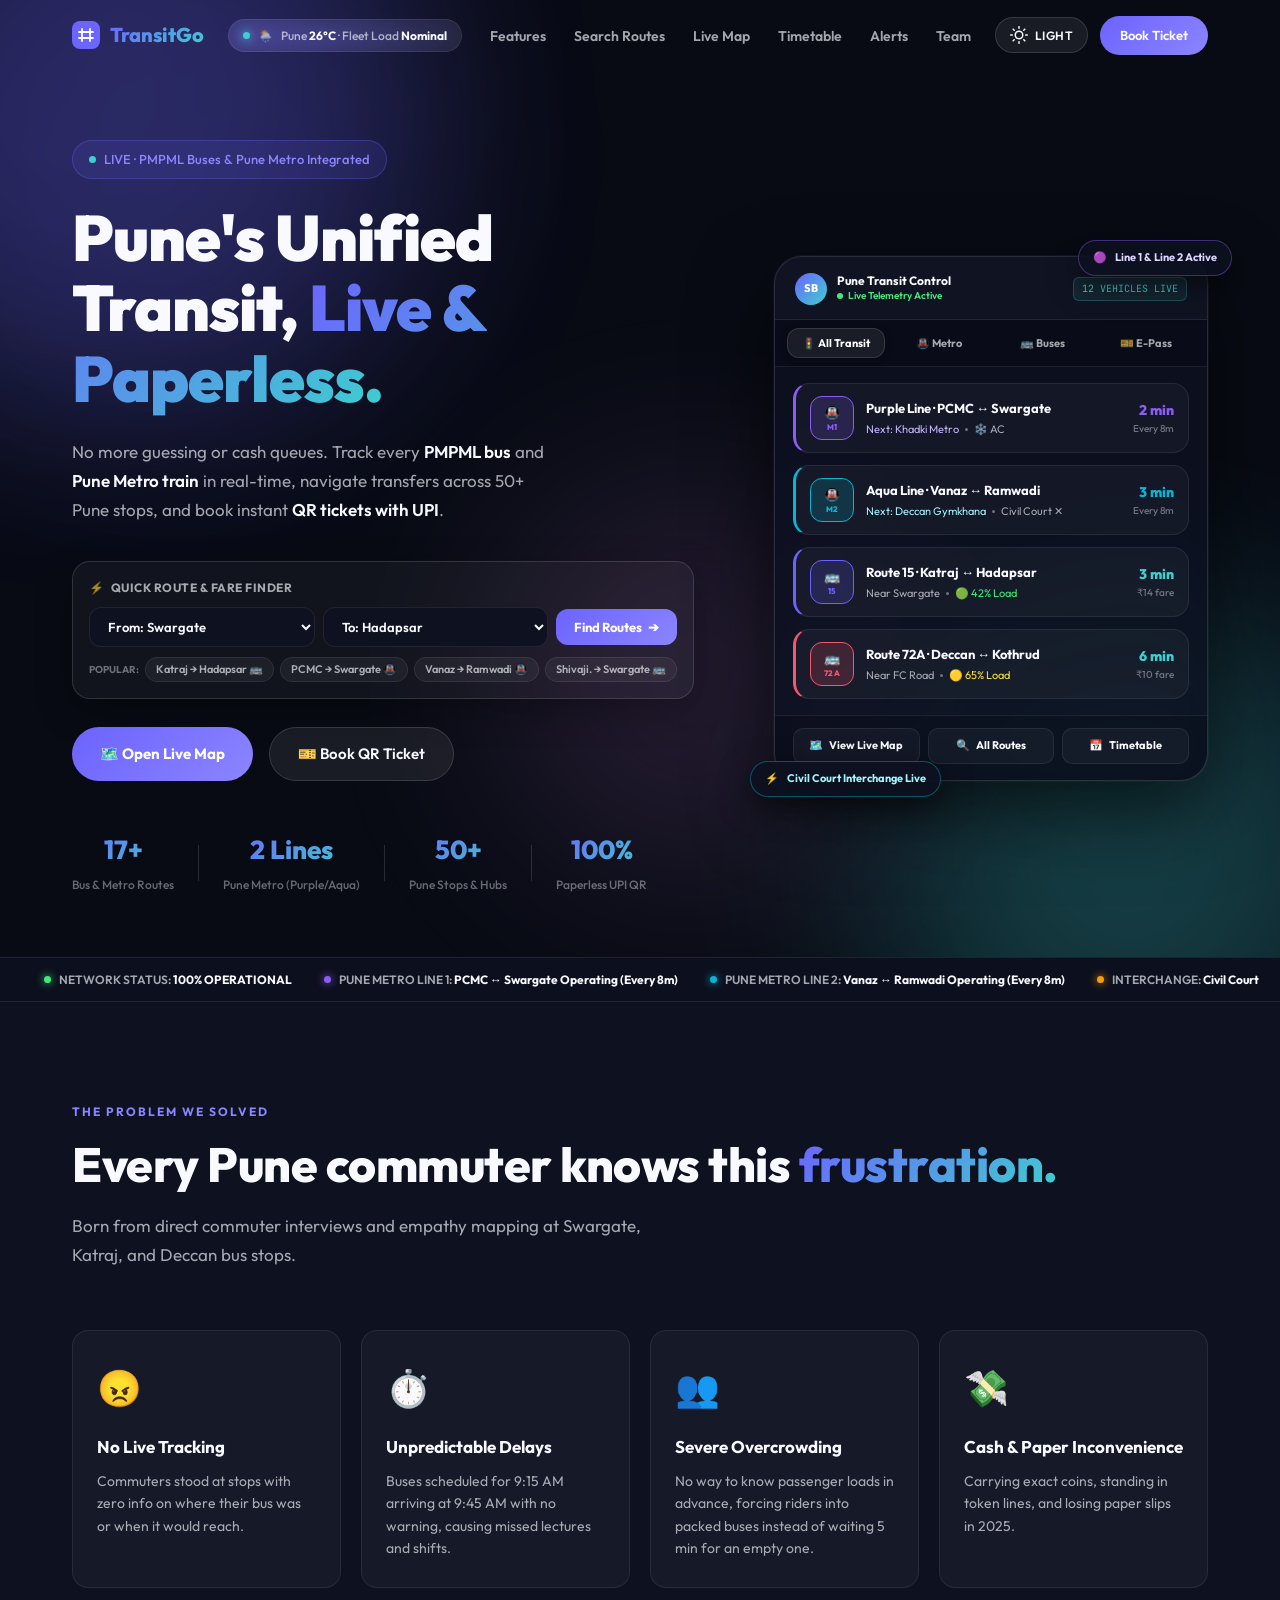
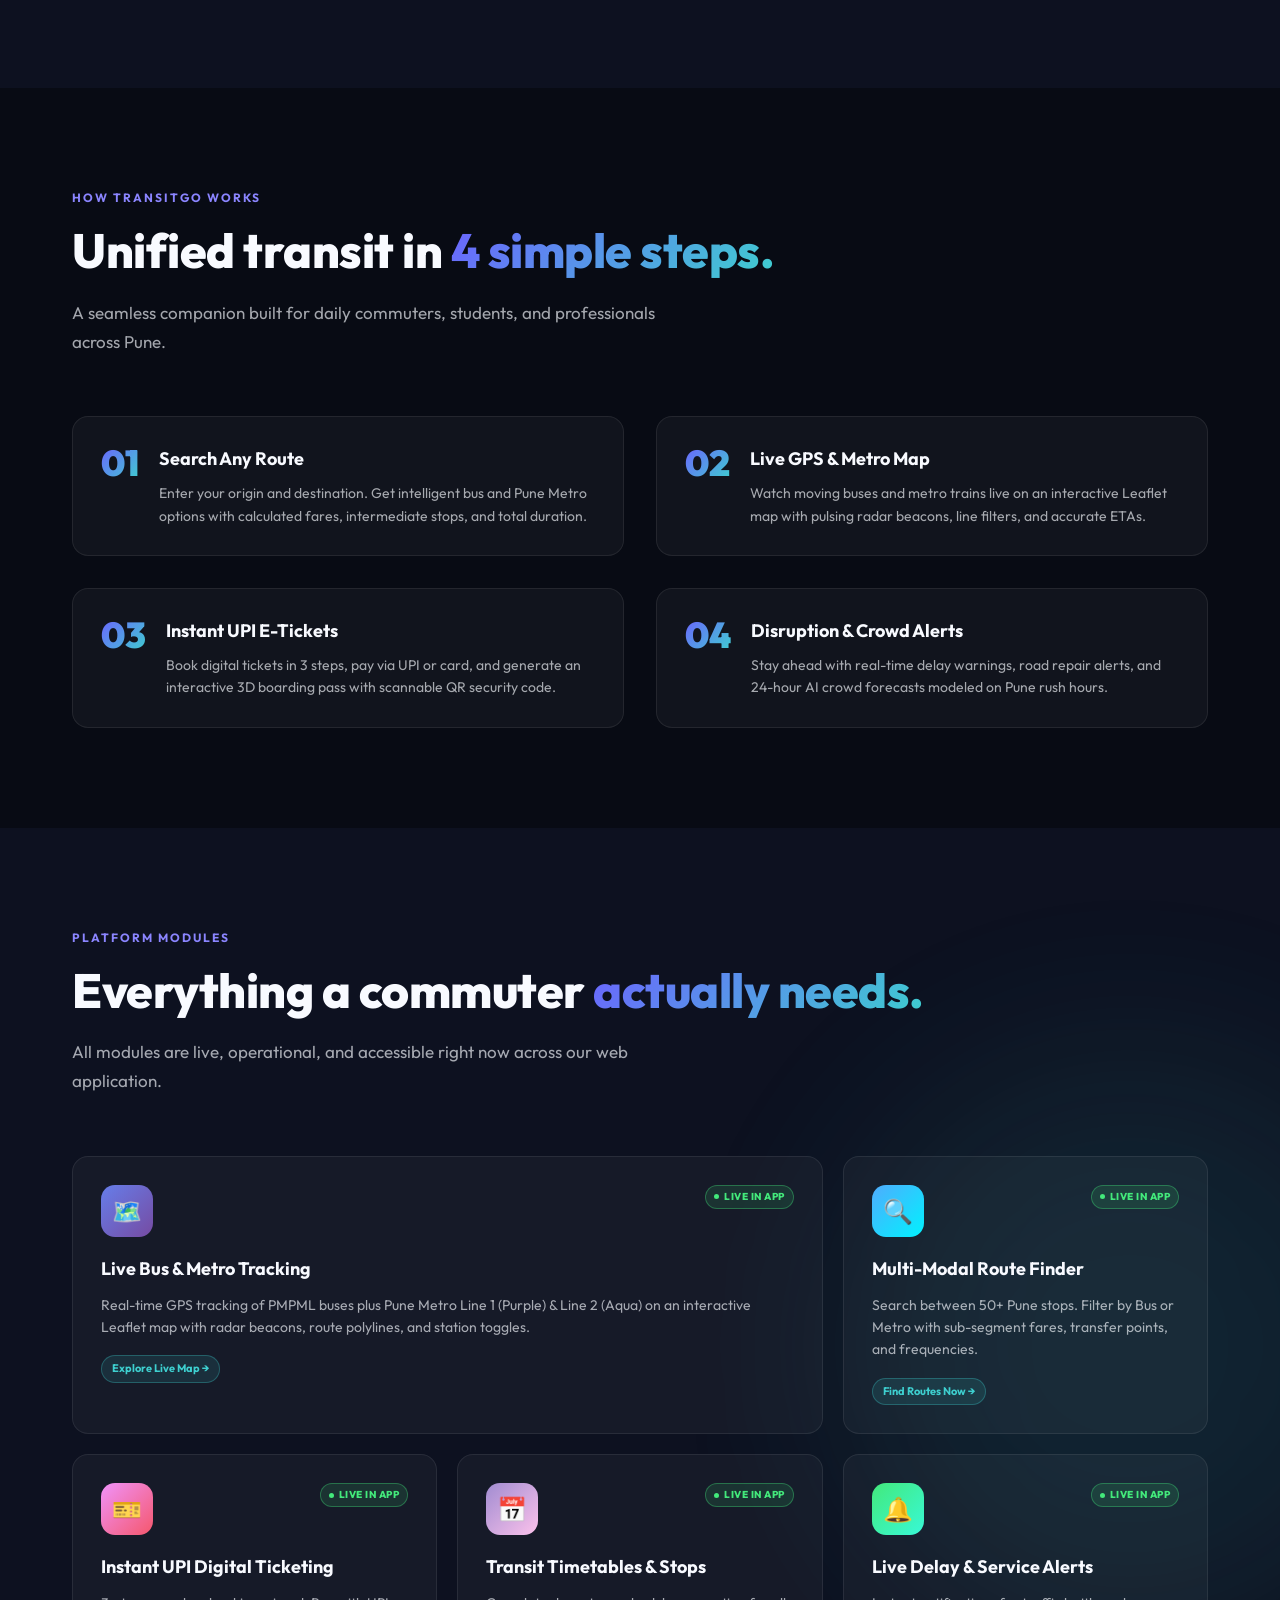
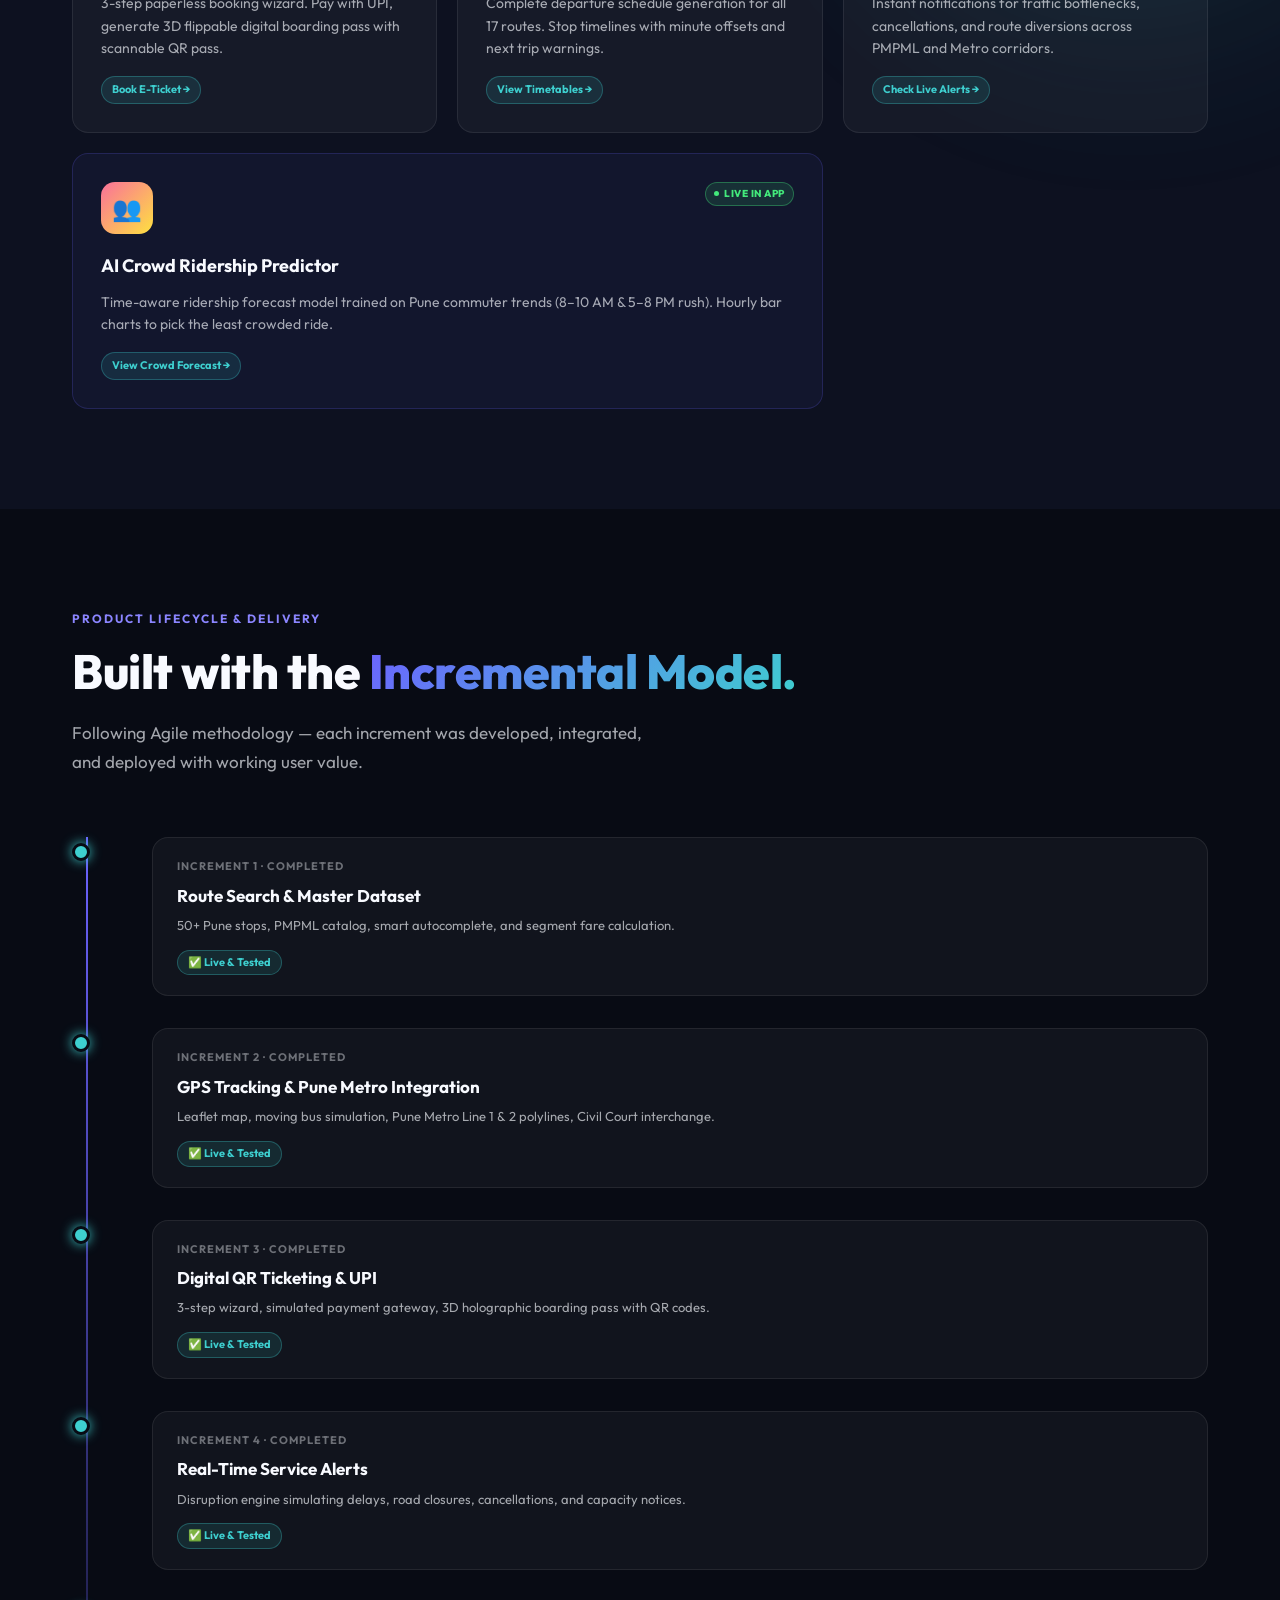
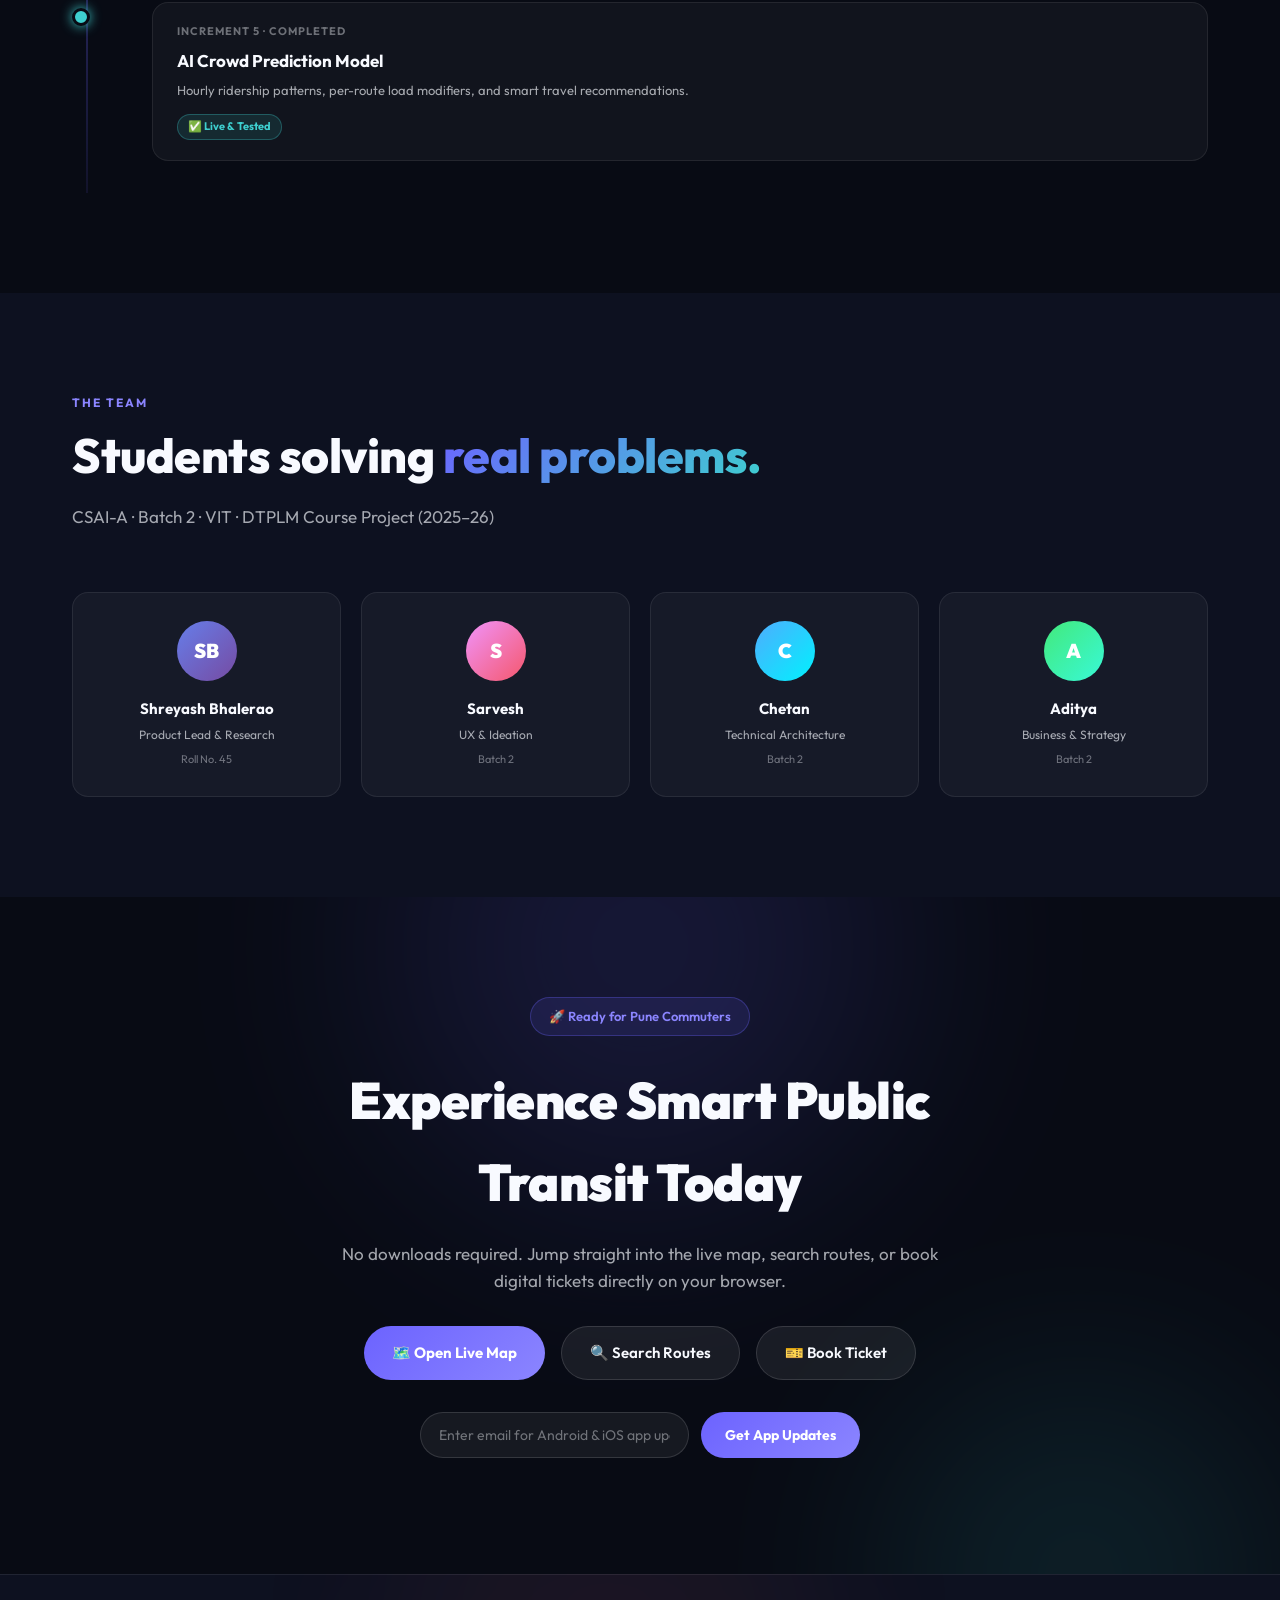
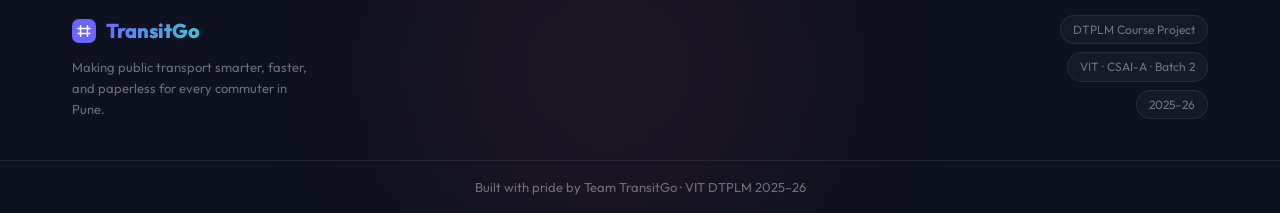
<file: index.html>
<!DOCTYPE html>
<html lang="en">
<head>
  <meta charset="UTF-8" />
  <meta name="viewport" content="width=device-width, initial-scale=1.0" />
  <title>TransitGo — Smart Public Transport for Pune (PMPML &amp; Pune Metro)</title>
  <meta name="description" content="TransitGo is Pune's smart multimodal public transit platform. Live GPS bus & metro tracking, instant UPI QR ticketing, route planning, timetables, and delay alerts." />
  <link rel="preconnect" href="https://fonts.googleapis.com" />
  <link rel="preconnect" href="https://fonts.gstatic.com" crossorigin />
  <link href="https://fonts.googleapis.com/css2?family=Outfit:wght@300;400;500;600;700;800;900&family=Inter:wght@400;500;600&family=JetBrains+Mono:wght@500;700&display=swap" rel="stylesheet" />
  <link rel="stylesheet" href="style.css" />
  <script src="js/theme.js"></script>
</head>
<body>

  <!-- NAVBAR -->
  <nav class="navbar" id="navbar">
    <div class="nav-container">
      <a href="index.html" class="nav-logo">
        <div class="logo-icon">
          <svg width="28" height="28" viewBox="0 0 28 28" fill="none">
            <rect width="28" height="28" rx="8" fill="url(#logoGrad)"/>
            <path d="M7 11h14M7 17h14M10 8v12M18 8v12" stroke="white" stroke-width="1.8" stroke-linecap="round"/>
            <defs>
              <linearGradient id="logoGrad" x1="0" y1="0" x2="28" y2="28">
                <stop stop-color="#6C63FF"/>
                <stop offset="1" stop-color="#3ECFCF"/>
              </linearGradient>
            </defs>
          </svg>
        </div>
        <span class="logo-text">TransitGo</span>
      </a>
      <ul class="nav-links">
        <li><a href="#features">Features</a></li>
        <li><a href="route-search.html">Search Routes</a></li>
        <li><a href="live-track.html">Live Map</a></li>
        <li><a href="timetable.html">Timetable</a></li>
        <li><a href="alerts.html">Alerts</a></li>
        <li><a href="#team">Team</a></li>
      </ul>
      <div class="nav-action">
        <a href="booking.html" class="nav-cta">Book Ticket</a>
      </div>
      <button class="hamburger" id="hamburger" aria-label="Open menu" aria-expanded="false">
        <span></span><span></span><span></span>
      </button>
    </div>
  </nav>

  <!-- MOBILE MENU -->
  <div class="mobile-menu" id="mobileMenu" role="dialog" aria-label="Navigation menu">
    <a href="index.html">🏠 Home</a>
    <a href="route-search.html">🔍 Search Routes</a>
    <a href="live-track.html">🗺️ Live Map</a>
    <a href="timetable.html">📅 Timetable</a>
    <a href="alerts.html">🔔 Alerts</a>
    <a href="booking.html" class="mm-cta">🎫 Book Ticket</a>
  </div>

  <!-- SCROLL TO TOP -->
  <button class="scroll-top-btn" id="scrollTopBtn" aria-label="Scroll to top">↑</button>


  <!-- HERO SECTION -->
  <section class="hero" id="home">
    <div class="hero-bg">
      <div class="orb orb-1"></div>
      <div class="orb orb-2"></div>
      <div class="orb orb-3"></div>
    </div>

    <div class="hero-container">
      <!-- Left Column: Value Prop & Quick Search -->
      <div class="hero-content">
        <div class="hero-badge">
          <span class="badge-dot"></span>
          LIVE · PMPML Buses &amp; Pune Metro Integrated
        </div>

        <h1 class="hero-title">
          Pune's Unified Transit,
          <span class="gradient-text">Live &amp; Paperless.</span>
        </h1>

        <p class="hero-subtitle">
          No more guessing or cash queues. Track every <strong>PMPML bus</strong> and <strong>Pune Metro train</strong> in real-time, navigate transfers across 50+ Pune stops, and book instant <strong>QR tickets with UPI</strong>.
        </p>

        <!-- Quick Transit Finder Widget -->
        <div class="hero-quick-search-box">
          <div class="hqs-title">
            <span>⚡</span> Quick Route &amp; Fare Finder
          </div>
          <form class="hqs-form" id="heroQuickForm" onsubmit="handleHeroSearch(event)">
            <div class="hqs-select-wrap">
              <select class="hqs-select" id="heroFromSelect" aria-label="From stop">
                <option value="Swargate">From: Swargate</option>
                <option value="Katraj">From: Katraj</option>
                <option value="Shivajinagar">From: Shivajinagar</option>
                <option value="Deccan Gymkhana">From: Deccan Gymkhana</option>
                <option value="PCMC Metro">From: PCMC Metro (Purple Line)</option>
                <option value="Vanaz Metro">From: Vanaz Metro (Aqua Line)</option>
                <option value="Wakad">From: Wakad</option>
                <option value="Hadapsar">From: Hadapsar</option>
              </select>
            </div>
            <div class="hqs-select-wrap">
              <select class="hqs-select" id="heroToSelect" aria-label="To stop">
                <option value="Hadapsar">To: Hadapsar</option>
                <option value="Kothrud">To: Kothrud</option>
                <option value="Swargate Metro">To: Swargate Metro</option>
                <option value="Ramwadi Metro">To: Ramwadi Metro</option>
                <option value="Pune Station">To: Pune Station</option>
                <option value="Swargate">To: Swargate</option>
                <option value="Shivajinagar">To: Shivajinagar</option>
              </select>
            </div>
            <button type="submit" class="hqs-submit-btn">
              <span>Find Routes</span> ➔
            </button>
          </form>
          <div class="hqs-quick-chips">
            <span style="font-size:10px;color:var(--text-dim);font-weight:700">POPULAR:</span>
            <a href="route-search.html?from=Katraj&to=Hadapsar" class="hqs-chip">Katraj → Hadapsar 🚌</a>
            <a href="route-search.html?from=PCMC+Metro&to=Swargate+Metro" class="hqs-chip">PCMC → Swargate 🚇</a>
            <a href="route-search.html?from=Vanaz+Metro&to=Ramwadi+Metro" class="hqs-chip">Vanaz → Ramwadi 🚇</a>
            <a href="route-search.html?from=Shivajinagar&to=Swargate" class="hqs-chip">Shivaji. → Swargate 🚌</a>
          </div>
        </div>

        <div class="hero-actions">
          <a href="live-track.html" class="btn-primary" id="hero-cta-primary">
            🗺️ Open Live Map
          </a>
          <a href="booking.html" class="btn-secondary" id="hero-cta-secondary">
            🎫 Book QR Ticket
          </a>
        </div>

        <div class="hero-stats">
          <div class="stat-item">
            <span class="stat-num">17+</span>
            <span class="stat-label">Bus &amp; Metro Routes</span>
          </div>
          <div class="stat-divider"></div>
          <div class="stat-item">
            <span class="stat-num">2 Lines</span>
            <span class="stat-label">Pune Metro (Purple/Aqua)</span>
          </div>
          <div class="stat-divider"></div>
          <div class="stat-item">
            <span class="stat-num">50+</span>
            <span class="stat-label">Pune Stops &amp; Hubs</span>
          </div>
          <div class="stat-divider"></div>
          <div class="stat-item">
            <span class="stat-num">100%</span>
            <span class="stat-label">Paperless UPI QR</span>
          </div>
        </div>
      </div>

      <!-- Right Column: Interactive Multimodal Console (Full-scale Dashboard) -->
      <div class="hero-visual">
        <div class="hero-console-wrap">

          <!-- Floating holographic glass badges -->
          <div class="console-float-badge cfb-top-right">
            <span>🟣</span> Line 1 &amp; Line 2 Active
          </div>
          <div class="console-float-badge cfb-bottom-left">
            <span>⚡</span> Civil Court Interchange Live
          </div>

          <!-- Console Main Frame -->
          <div class="hero-console">

            <!-- Console Header -->
            <div class="hc-header">
              <div class="hc-brand">
                <div class="hc-avatar">SB</div>
                <div>
                  <div class="hc-status-title">Pune Transit Control</div>
                  <div class="hc-status-sub">
                    <span class="hc-gps-dot"></span> Live Telemetry Active
                  </div>
                </div>
              </div>
              <div class="hc-telemetry">
                <span>12 VEHICLES LIVE</span>
              </div>
            </div>

            <!-- Mode Switcher Tabs -->
            <div class="hc-tabs" id="consoleModeTabs">
              <button type="button" class="hc-tab active" data-tab="all" onclick="switchConsoleTab('all')">
                🚦 All Transit
              </button>
              <button type="button" class="hc-tab" data-tab="metro" onclick="switchConsoleTab('metro')">
                🚇 Metro
              </button>
              <button type="button" class="hc-tab" data-tab="bus" onclick="switchConsoleTab('bus')">
                🚌 Buses
              </button>
              <button type="button" class="hc-tab" data-tab="ticket" onclick="switchConsoleTab('ticket')">
                🎫 E-Pass
              </button>
            </div>

            <!-- Console Live Feed Items -->
            <div class="hc-body" id="consoleFeed">

              <!-- Metro Line 1 Card -->
              <a href="live-track.html" class="transit-preview-card" data-mode="metro" style="border-left: 3px solid #8B5CF6;">
                <div class="tpc-badge" style="background:rgba(139,92,246,0.18);border-color:#8B5CF6;color:#8B5CF6">
                  <span>🚇</span>
                  <span class="tpc-badge-sub">M1</span>
                </div>
                <div class="tpc-info">
                  <div class="tpc-route">Purple Line · PCMC ↔ Swargate</div>
                  <div class="tpc-sub">
                    <span style="color:#C4B5FD">Next: Khadki Metro</span>
                    <span class="tpc-sub-dot"></span>
                    <span>❄️ AC</span>
                  </div>
                </div>
                <div class="tpc-right">
                  <div class="tpc-eta" style="color:#8B5CF6">2 min</div>
                  <div class="tpc-meta">Every 8m</div>
                </div>
              </a>

              <!-- Metro Line 2 Card -->
              <a href="live-track.html" class="transit-preview-card" data-mode="metro" style="border-left: 3px solid #06B6D4;">
                <div class="tpc-badge" style="background:rgba(6,182,212,0.18);border-color:#06B6D4;color:#06B6D4">
                  <span>🚇</span>
                  <span class="tpc-badge-sub">M2</span>
                </div>
                <div class="tpc-info">
                  <div class="tpc-route">Aqua Line · Vanaz ↔ Ramwadi</div>
                  <div class="tpc-sub">
                    <span style="color:#A5F3FC">Next: Deccan Gymkhana</span>
                    <span class="tpc-sub-dot"></span>
                    <span>Civil Court ✕</span>
                  </div>
                </div>
                <div class="tpc-right">
                  <div class="tpc-eta" style="color:#06B6D4">3 min</div>
                  <div class="tpc-meta">Every 8m</div>
                </div>
              </a>

              <!-- PMPML Bus 15 Card -->
              <a href="live-track.html" class="transit-preview-card" data-mode="bus" style="border-left: 3px solid #6C63FF;">
                <div class="tpc-badge" style="background:rgba(108,99,255,0.18);border-color:#6C63FF;color:#6C63FF">
                  <span>🚌</span>
                  <span class="tpc-badge-sub">15</span>
                </div>
                <div class="tpc-info">
                  <div class="tpc-route">Route 15 · Katraj ↔ Hadapsar</div>
                  <div class="tpc-sub">
                    <span>Near Swargate</span>
                    <span class="tpc-sub-dot"></span>
                    <span style="color:#43e97b">🟢 42% Load</span>
                  </div>
                </div>
                <div class="tpc-right">
                  <div class="tpc-eta">3 min</div>
                  <div class="tpc-meta">₹14 fare</div>
                </div>
              </a>

              <!-- PMPML Bus 72A Card -->
              <a href="live-track.html" class="transit-preview-card" data-mode="bus" style="border-left: 3px solid #f5576c;">
                <div class="tpc-badge" style="background:rgba(245,87,108,0.18);border-color:#f5576c;color:#f5576c">
                  <span>🚌</span>
                  <span class="tpc-badge-sub">72A</span>
                </div>
                <div class="tpc-info">
                  <div class="tpc-route">Route 72A · Deccan ↔ Kothrud</div>
                  <div class="tpc-sub">
                    <span>Near FC Road</span>
                    <span class="tpc-sub-dot"></span>
                    <span style="color:#fee140">🟡 65% Load</span>
                  </div>
                </div>
                <div class="tpc-right">
                  <div class="tpc-eta">6 min</div>
                  <div class="tpc-meta">₹10 fare</div>
                </div>
              </a>

              <!-- Mini Digital Ticket Pass Card -->
              <div class="hc-mini-ticket" data-mode="ticket">
                <div class="hmt-left">
                  <div class="hmt-qr-icon">📱</div>
                  <div>
                    <div class="hmt-title">E-Ticket Ready: Katraj → Hadapsar</div>
                    <div class="hmt-sub">TXN-849201 · ₹14 UPI Paid · Show QR at boarding</div>
                  </div>
                </div>
                <a href="booking.html?route=15" class="hmt-btn">Book Now</a>
              </div>

            </div>

            <!-- Console Quick Actions Footer -->
            <div class="hc-footer">
              <a href="live-track.html" class="hc-action-btn">
                <span>🗺️</span> View Live Map
              </a>
              <a href="route-search.html" class="hc-action-btn">
                <span>🔍</span> All Routes
              </a>
              <a href="timetable.html" class="hc-action-btn">
                <span>📅</span> Timetable
              </a>
            </div>

          </div>

        </div>
      </div>
    </div>
  </section>

  <!-- LIVE SYSTEM STATUS TICKER STRIP -->
  <div class="status-ticker-wrap">
    <div class="status-ticker">
      <div class="ticker-item">
        <span class="ticker-dot td-green"></span>
        <span>NETWORK STATUS: <strong>100% OPERATIONAL</strong></span>
      </div>
      <div class="ticker-item">
        <span class="ticker-dot td-purple"></span>
        <span>PUNE METRO LINE 1: <strong>PCMC ↔ Swargate Operating (Every 8m)</strong></span>
      </div>
      <div class="ticker-item">
        <span class="ticker-dot td-aqua"></span>
        <span>PUNE METRO LINE 2: <strong>Vanaz ↔ Ramwadi Operating (Every 8m)</strong></span>
      </div>
      <div class="ticker-item">
        <span class="ticker-dot td-orange"></span>
        <span>INTERCHANGE: <strong>Civil Court Station Fully Connected</strong></span>
      </div>
      <div class="ticker-item">
        <span class="ticker-dot td-green"></span>
        <span>PMPML FLEET: <strong>120+ Corridors Tracking Live with GPS</strong></span>
      </div>
      <div class="ticker-item">
        <span class="ticker-dot td-purple"></span>
        <span>TICKETING: <strong>Instant UPI QR Digital Passes Active</strong></span>
      </div>
    </div>
  </div>


  <!-- PROBLEM SECTION -->
  <section class="problem-section" id="problem">
    <div class="section-container">
      <div class="section-label">The Problem We Solved</div>
      <h2 class="section-title">Every Pune commuter knows this <span class="gradient-text">frustration.</span></h2>
      <p class="section-sub">Born from direct commuter interviews and empathy mapping at Swargate, Katraj, and Deccan bus stops.</p>

      <div class="pain-grid">
        <div class="pain-card">
          <div class="pain-emoji">😠</div>
          <h3>No Live Tracking</h3>
          <p>Commuters stood at stops with zero info on where their bus was or when it would reach.</p>
        </div>
        <div class="pain-card">
          <div class="pain-emoji">⏱️</div>
          <h3>Unpredictable Delays</h3>
          <p>Buses scheduled for 9:15 AM arriving at 9:45 AM with no warning, causing missed lectures and shifts.</p>
        </div>
        <div class="pain-card">
          <div class="pain-emoji">👥</div>
          <h3>Severe Overcrowding</h3>
          <p>No way to know passenger loads in advance, forcing riders into packed buses instead of waiting 5 min for an empty one.</p>
        </div>
        <div class="pain-card">
          <div class="pain-emoji">💸</div>
          <h3>Cash &amp; Paper Inconvenience</h3>
          <p>Carrying exact coins, standing in token lines, and losing paper slips in 2025.</p>
        </div>
      </div>
    </div>
  </section>

  <!-- HOW IT WORKS -->
  <section class="how-section" id="how-it-works">
    <div class="section-container">
      <div class="section-label">How TransitGo Works</div>
      <h2 class="section-title">Unified transit in <span class="gradient-text">4 simple steps.</span></h2>
      <p class="section-sub">A seamless companion built for daily commuters, students, and professionals across Pune.</p>

      <div class="steps-container">
        <div class="step-item">
          <div class="step-num">01</div>
          <div class="step-content">
            <h3>Search Any Route</h3>
            <p>Enter your origin and destination. Get intelligent bus and Pune Metro options with calculated fares, intermediate stops, and total duration.</p>
          </div>
        </div>
        <div class="step-item">
          <div class="step-num">02</div>
          <div class="step-content">
            <h3>Live GPS &amp; Metro Map</h3>
            <p>Watch moving buses and metro trains live on an interactive Leaflet map with pulsing radar beacons, line filters, and accurate ETAs.</p>
          </div>
        </div>
        <div class="step-item">
          <div class="step-num">03</div>
          <div class="step-content">
            <h3>Instant UPI E-Tickets</h3>
            <p>Book digital tickets in 3 steps, pay via UPI or card, and generate an interactive 3D boarding pass with scannable QR security code.</p>
          </div>
        </div>
        <div class="step-item">
          <div class="step-num">04</div>
          <div class="step-content">
            <h3>Disruption &amp; Crowd Alerts</h3>
            <p>Stay ahead with real-time delay warnings, road repair alerts, and 24-hour AI crowd forecasts modeled on Pune rush hours.</p>
          </div>
        </div>
      </div>
    </div>
  </section>

  <!-- LIVE FEATURES SHOWCASE -->
  <section class="features-section" id="features">
    <div class="section-container">
      <div class="section-label">Platform Modules</div>
      <h2 class="section-title">Everything a commuter <span class="gradient-text">actually needs.</span></h2>
      <p class="section-sub">All modules are live, operational, and accessible right now across our web application.</p>

      <div class="features-grid">

        <!-- Module 1: Live Map -->
        <div class="feature-card fc-large" style="cursor:pointer" onclick="location.href='live-track.html'">
          <div style="display:flex;justify-content:space-between;align-items:flex-start">
            <div class="feature-icon fi-purple">🗺️</div>
            <span class="ft-live-badge"><span class="ft-live-dot"></span> LIVE IN APP</span>
          </div>
          <h3>Live Bus &amp; Metro Tracking</h3>
          <p>Real-time GPS tracking of PMPML buses plus Pune Metro Line 1 (Purple) &amp; Line 2 (Aqua) on an interactive Leaflet map with radar beacons, route polylines, and station toggles.</p>
          <div class="feature-tag ft-mvp">Explore Live Map →</div>
        </div>

        <!-- Module 2: Route Search -->
        <div class="feature-card" style="cursor:pointer" onclick="location.href='route-search.html'">
          <div style="display:flex;justify-content:space-between;align-items:flex-start">
            <div class="feature-icon fi-blue">🔍</div>
            <span class="ft-live-badge"><span class="ft-live-dot"></span> LIVE IN APP</span>
          </div>
          <h3>Multi-Modal Route Finder</h3>
          <p>Search between 50+ Pune stops. Filter by Bus or Metro with sub-segment fares, transfer points, and frequencies.</p>
          <div class="feature-tag ft-mvp">Find Routes Now →</div>
        </div>

        <!-- Module 3: Digital Ticketing -->
        <div class="feature-card" style="cursor:pointer" onclick="location.href='booking.html'">
          <div style="display:flex;justify-content:space-between;align-items:flex-start">
            <div class="feature-icon fi-pink">🎫</div>
            <span class="ft-live-badge"><span class="ft-live-dot"></span> LIVE IN APP</span>
          </div>
          <h3>Instant UPI Digital Ticketing</h3>
          <p>3-step paperless booking wizard. Pay with UPI, generate 3D flippable digital boarding pass with scannable QR pass.</p>
          <div class="feature-tag ft-mvp">Book E-Ticket →</div>
        </div>

        <!-- Module 4: Departure Timetable -->
        <div class="feature-card" style="cursor:pointer" onclick="location.href='timetable.html'">
          <div style="display:flex;justify-content:space-between;align-items:flex-start">
            <div class="feature-icon fi-teal">📅</div>
            <span class="ft-live-badge"><span class="ft-live-dot"></span> LIVE IN APP</span>
          </div>
          <h3>Transit Timetables &amp; Stops</h3>
          <p>Complete departure schedule generation for all 17 routes. Stop timelines with minute offsets and next trip warnings.</p>
          <div class="feature-tag ft-mvp">View Timetables →</div>
        </div>

        <!-- Module 5: Real-time Alerts -->
        <div class="feature-card" style="cursor:pointer" onclick="location.href='alerts.html'">
          <div style="display:flex;justify-content:space-between;align-items:flex-start">
            <div class="feature-icon fi-green">🔔</div>
            <span class="ft-live-badge"><span class="ft-live-dot"></span> LIVE IN APP</span>
          </div>
          <h3>Live Delay &amp; Service Alerts</h3>
          <p>Instant notifications for traffic bottlenecks, cancellations, and route diversions across PMPML and Metro corridors.</p>
          <div class="feature-tag ft-mvp">Check Live Alerts →</div>
        </div>

        <!-- Module 6: AI Crowd Prediction -->
        <div class="feature-card fc-large fc-glow" style="cursor:pointer" onclick="location.href='alerts.html'">
          <div style="display:flex;justify-content:space-between;align-items:flex-start">
            <div class="feature-icon fi-orange">👥</div>
            <span class="ft-live-badge"><span class="ft-live-dot"></span> LIVE IN APP</span>
          </div>
          <h3>AI Crowd Ridership Predictor</h3>
          <p>Time-aware ridership forecast model trained on Pune commuter trends (8–10 AM &amp; 5–8 PM rush). Hourly bar charts to pick the least crowded ride.</p>
          <div class="feature-tag ft-mvp">View Crowd Forecast →</div>
        </div>

      </div>
    </div>
  </section>

  <!-- ROADMAP (INCREMENTAL DEVELOPMENT MODEL) -->
  <section class="roadmap-section" id="roadmap">
    <div class="section-container">
      <div class="section-label">Product Lifecycle &amp; Delivery</div>
      <h2 class="section-title">Built with the <span class="gradient-text">Incremental Model.</span></h2>
      <p class="section-sub">Following Agile methodology — each increment was developed, integrated, and deployed with working user value.</p>

      <div class="roadmap-track">
        <div class="roadmap-item ri-done">
          <div class="ri-dot rd-done"></div>
          <div class="ri-card">
            <div class="ri-phase">Increment 1 · Completed</div>
            <h3>Route Search &amp; Master Dataset</h3>
            <p>50+ Pune stops, PMPML catalog, smart autocomplete, and segment fare calculation.</p>
            <div class="ri-badge rb-done">✅ Live &amp; Tested</div>
          </div>
        </div>
        <div class="roadmap-item ri-done">
          <div class="ri-dot rd-done"></div>
          <div class="ri-card">
            <div class="ri-phase">Increment 2 · Completed</div>
            <h3>GPS Tracking &amp; Pune Metro Integration</h3>
            <p>Leaflet map, moving bus simulation, Pune Metro Line 1 &amp; 2 polylines, Civil Court interchange.</p>
            <div class="ri-badge rb-done">✅ Live &amp; Tested</div>
          </div>
        </div>
        <div class="roadmap-item ri-done">
          <div class="ri-dot rd-done"></div>
          <div class="ri-card">
            <div class="ri-phase">Increment 3 · Completed</div>
            <h3>Digital QR Ticketing &amp; UPI</h3>
            <p>3-step wizard, simulated payment gateway, 3D holographic boarding pass with QR codes.</p>
            <div class="ri-badge rb-done">✅ Live &amp; Tested</div>
          </div>
        </div>
        <div class="roadmap-item ri-done">
          <div class="ri-dot rd-done"></div>
          <div class="ri-card">
            <div class="ri-phase">Increment 4 · Completed</div>
            <h3>Real-Time Service Alerts</h3>
            <p>Disruption engine simulating delays, road closures, cancellations, and capacity notices.</p>
            <div class="ri-badge rb-done">✅ Live &amp; Tested</div>
          </div>
        </div>
        <div class="roadmap-item ri-done">
          <div class="ri-dot rd-done"></div>
          <div class="ri-card">
            <div class="ri-phase">Increment 5 · Completed</div>
            <h3>AI Crowd Prediction Model</h3>
            <p>Hourly ridership patterns, per-route load modifiers, and smart travel recommendations.</p>
            <div class="ri-badge rb-done">✅ Live &amp; Tested</div>
          </div>
        </div>
      </div>
    </div>
  </section>

  <!-- TEAM -->
  <section class="team-section" id="team">
    <div class="section-container">
      <div class="section-label">The Team</div>
      <h2 class="section-title">Students solving <span class="gradient-text">real problems.</span></h2>
      <p class="section-sub">CSAI-A · Batch 2 · VIT · DTPLM Course Project (2025–26)</p>
      <div class="team-grid">
        <div class="team-card">
          <div class="team-avatar ta-purple">SB</div>
          <div class="team-name">Shreyash Bhalerao</div>
          <div class="team-role">Product Lead &amp; Research</div>
          <div class="team-roll">Roll No. 45</div>
        </div>
        <div class="team-card">
          <div class="team-avatar ta-pink">S</div>
          <div class="team-name">Sarvesh</div>
          <div class="team-role">UX &amp; Ideation</div>
          <div class="team-roll">Batch 2</div>
        </div>
        <div class="team-card">
          <div class="team-avatar ta-blue">C</div>
          <div class="team-name">Chetan</div>
          <div class="team-role">Technical Architecture</div>
          <div class="team-roll">Batch 2</div>
        </div>
        <div class="team-card">
          <div class="team-avatar ta-green">A</div>
          <div class="team-name">Aditya</div>
          <div class="team-role">Business &amp; Strategy</div>
          <div class="team-roll">Batch 2</div>
        </div>
      </div>
    </div>
  </section>

  <!-- CTA -->
  <section class="cta-section" id="download">
    <div class="cta-bg">
      <div class="orb orb-c1"></div>
      <div class="orb orb-c2"></div>
    </div>
    <div class="section-container">
      <div class="cta-content">
        <div class="cta-badge-chip">🚀 Ready for Pune Commuters</div>
        <h2>Experience Smart Public Transit Today</h2>
        <p>No downloads required. Jump straight into the live map, search routes, or book digital tickets directly on your browser.</p>
        <div class="hero-actions" style="justify-content:center;margin-bottom:32px">
          <a href="live-track.html" class="btn-primary">🗺️ Open Live Map</a>
          <a href="route-search.html" class="btn-secondary">🔍 Search Routes</a>
          <a href="booking.html" class="btn-secondary">🎫 Book Ticket</a>
        </div>
        <div class="cta-form">
          <input type="email" id="email-input" placeholder="Enter email for Android &amp; iOS app updates" class="cta-input" />
          <button class="cta-btn" id="waitlist-btn" onclick="handleWaitlist()">Get App Updates</button>
        </div>
        <div class="cta-success" id="cta-success">
          You are on the list! We will notify you when native mobile apps launch.
        </div>
      </div>
    </div>
  </section>

  <!-- FOOTER -->
  <footer class="footer">
    <div class="footer-container">
      <div class="footer-brand">
        <div class="nav-logo">
          <div class="logo-icon">
            <svg width="24" height="24" viewBox="0 0 28 28" fill="none">
              <rect width="28" height="28" rx="8" fill="url(#lg2)"/>
              <path d="M7 11h14M7 17h14M10 8v12M18 8v12" stroke="white" stroke-width="1.8" stroke-linecap="round"/>
              <defs>
                <linearGradient id="lg2" x1="0" y1="0" x2="28" y2="28">
                  <stop stop-color="#6C63FF"/>
                  <stop offset="1" stop-color="#3ECFCF"/>
                </linearGradient>
              </defs>
            </svg>
          </div>
          <span class="logo-text">TransitGo</span>
        </div>
        <p>Making public transport smarter, faster, and paperless for every commuter in Pune.</p>
      </div>
      <div class="footer-tags">
        <div class="footer-tag">DTPLM Course Project</div>
        <div class="footer-tag">VIT · CSAI-A · Batch 2</div>
        <div class="footer-tag">2025–26</div>
      </div>
    </div>
    <div class="footer-bottom">
      Built with pride by Team TransitGo · VIT DTPLM 2025–26
    </div>
  </footer>

  <script src="script.js"></script>
  <script>
    // Console tab switcher logic
    function switchConsoleTab(mode) {
      document.querySelectorAll('#consoleModeTabs .hc-tab').forEach(t => {
        t.classList.toggle('active', t.getAttribute('data-tab') === mode);
      });

      const cards = document.querySelectorAll('#consoleFeed [data-mode]');
      cards.forEach(c => {
        const m = c.getAttribute('data-mode');
        if (mode === 'all') {
          c.style.display = (m === 'ticket') ? 'none' : 'flex';
        } else if (mode === 'ticket') {
          c.style.display = (m === 'ticket') ? 'flex' : 'none';
        } else {
          c.style.display = (m === mode) ? 'flex' : 'none';
        }
      });
    }

    // Default console tab setup
    switchConsoleTab('all');

    // Quick Search handler
    function handleHeroSearch(e) {
      e.preventDefault();
      const from = document.getElementById('heroFromSelect').value;
      const to   = document.getElementById('heroToSelect').value;
      window.location.href = `route-search.html?from=${encodeURIComponent(from)}&to=${encodeURIComponent(to)}`;
    }

    // Hamburger menu
    const hamburger = document.getElementById('hamburger');
    const mobileMenu = document.getElementById('mobileMenu');
    hamburger.addEventListener('click', () => {
      const isOpen = mobileMenu.classList.toggle('open');
      hamburger.classList.toggle('open', isOpen);
      hamburger.setAttribute('aria-expanded', isOpen);
      document.body.style.overflow = isOpen ? 'hidden' : '';
    });
    mobileMenu.querySelectorAll('a').forEach(a => {
      a.addEventListener('click', () => {
        mobileMenu.classList.remove('open');
        hamburger.classList.remove('open');
        hamburger.setAttribute('aria-expanded', false);
        document.body.style.overflow = '';
      });
    });
    // Scroll to top
    const scrollBtn = document.getElementById('scrollTopBtn');
    window.addEventListener('scroll', () => {
      scrollBtn.classList.toggle('visible', window.scrollY > 300);
    });
    scrollBtn.addEventListener('click', () => window.scrollTo({ top: 0, behavior: 'smooth' }));
  </script>
</body>
</html>
</file>
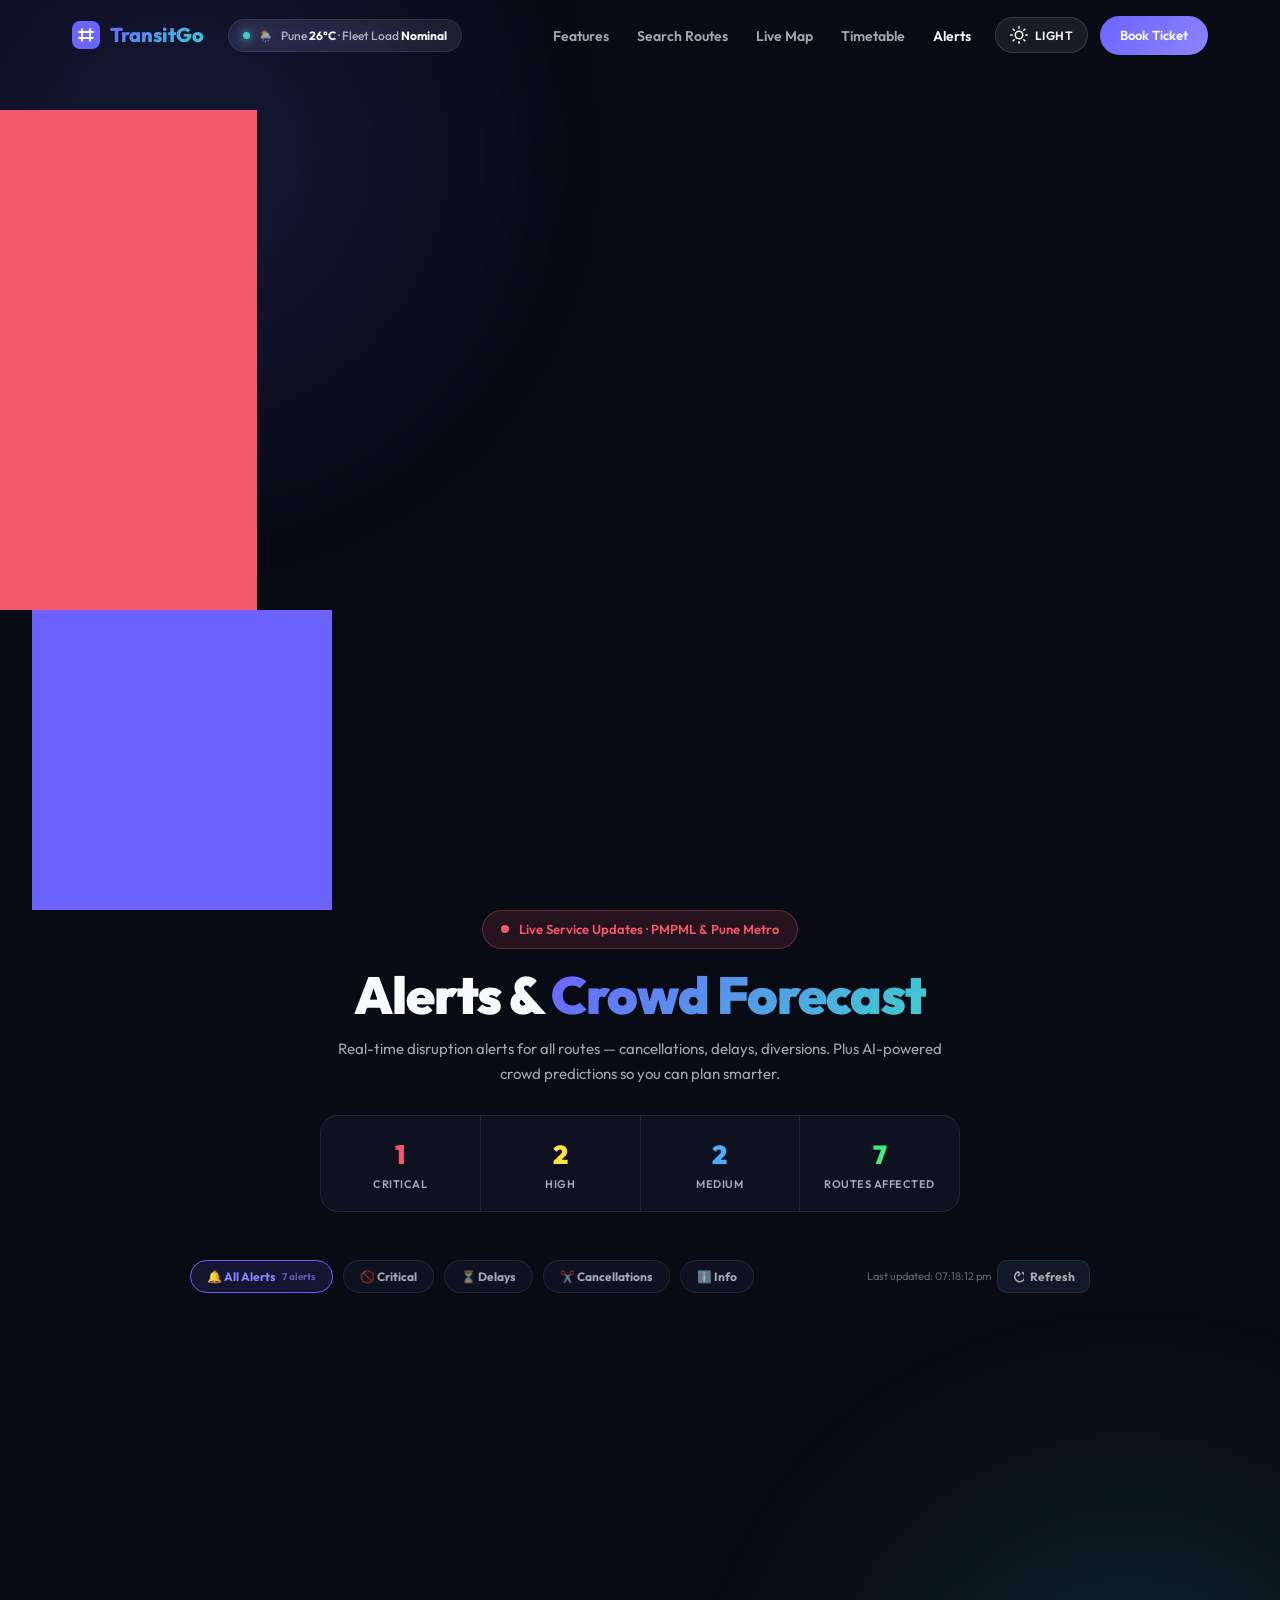
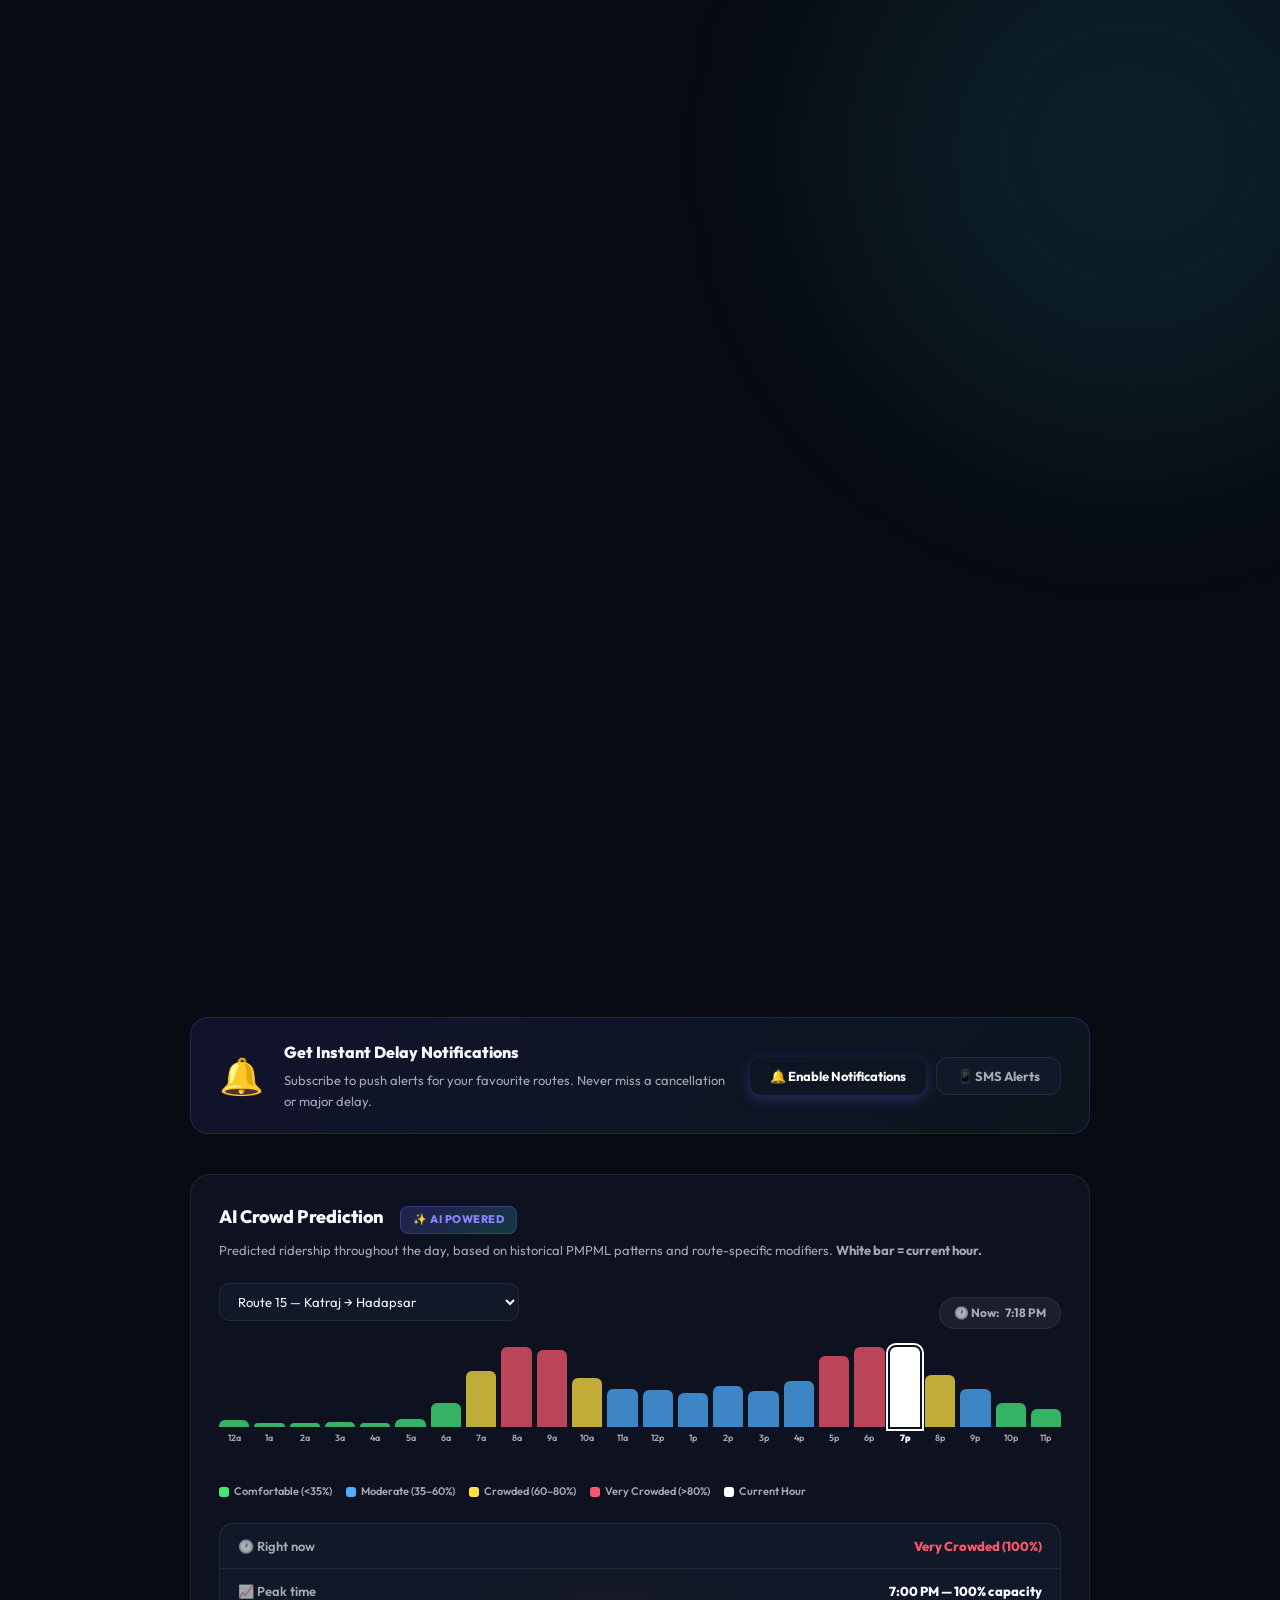
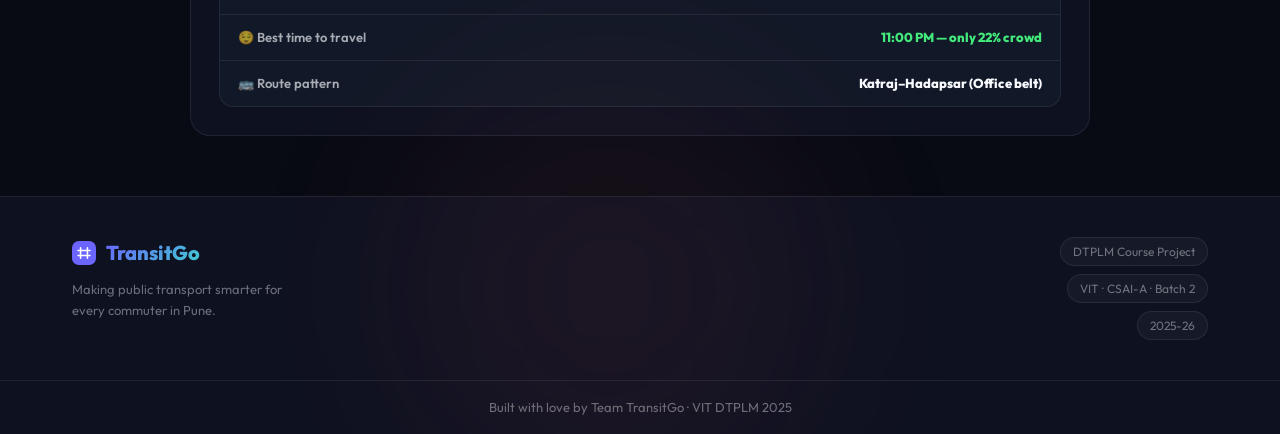
<file: alerts.html>
<!DOCTYPE html>
<html lang="en">
<head>
  <meta charset="UTF-8" />
  <meta name="viewport" content="width=device-width, initial-scale=1.0" />
  <title>Live Alerts & Crowd Forecast — TransitGo</title>
  <meta name="description" content="Real-time PMPML bus delay alerts and AI-powered crowd predictions for all Pune routes." />
  <link rel="preconnect" href="https://fonts.googleapis.com" />
  <link rel="preconnect" href="https://fonts.gstatic.com" crossorigin />
  <link href="https://fonts.googleapis.com/css2?family=Outfit:wght@300;400;500;600;700;800;900&family=Inter:wght@400;500;600&family=JetBrains+Mono:wght@500;700&display=swap" rel="stylesheet" />
  <link rel="stylesheet" href="style.css" />
  <link rel="stylesheet" href="css/alerts.css" />
  <script src="js/theme.js"></script>
  <style>
    /* Crowd insight rows */
    .crowd-insight-box {
      margin-top: 22px;
      background: var(--bg3);
      border: 1px solid var(--border);
      border-radius: 14px;
      overflow: hidden;
    }
    .ci-row {
      display: flex; justify-content: space-between; align-items: center;
      padding: 12px 18px; border-bottom: 1px solid var(--border);
      font-size: 13px;
    }
    .ci-row:last-child { border-bottom: none; }
    .ci-label { color: var(--text-muted); font-weight: 600; }
    .ci-val   { font-weight: 800; }

    /* Crowd chart header row */
    .crowd-chart-header {
      display: flex; align-items: center; justify-content: space-between;
      margin-bottom: 16px; flex-wrap: wrap; gap: 10px;
    }
    .crowd-now-pill {
      display: inline-flex; align-items: center; gap: 6px;
      padding: 5px 14px; border-radius: 20px;
      background: rgba(255,255,255,0.06); border: 1px solid var(--border);
      font-size: 12px; font-weight: 700; color: var(--text-muted);
    }

    /* AI badge */
    .ai-badge {
      display: inline-flex; align-items: center; gap: 6px;
      padding: 4px 12px; border-radius: 8px;
      background: linear-gradient(135deg, rgba(108,99,255,0.2), rgba(62,207,207,0.2));
      border: 1px solid rgba(108,99,255,0.3);
      font-size: 11px; font-weight: 800; color: var(--primary-light);
      letter-spacing: 0.5px; text-transform: uppercase; margin-left: 8px;
    }
  </style>
</head>
<body>

  <!-- ─── NAVBAR ─────────────────────────────────────────── -->
  <nav class="navbar scrolled" id="navbar">
    <div class="nav-container">
      <a href="index.html" class="nav-logo">
        <div class="logo-icon">
          <svg width="28" height="28" viewBox="0 0 28 28" fill="none">
            <rect width="28" height="28" rx="8" fill="url(#lgAL)"/>
            <path d="M7 11h14M7 17h14M10 8v12M18 8v12" stroke="white" stroke-width="1.8" stroke-linecap="round"/>
            <defs>
              <linearGradient id="lgAL" x1="0" y1="0" x2="28" y2="28">
                <stop stop-color="#6C63FF"/><stop offset="1" stop-color="#3ECFCF"/>
              </linearGradient>
            </defs>
          </svg>
        </div>
        <span class="logo-text">TransitGo</span>
      </a>
      <ul class="nav-links">
        <li><a href="index.html#features">Features</a></li>
        <li><a href="route-search.html">Search Routes</a></li>
        <li><a href="live-track.html">Live Map</a></li>
        <li><a href="timetable.html">Timetable</a></li>
        <li><a href="alerts.html" class="nav-active">Alerts</a></li>
      </ul>
      <div class="nav-action">
        <a href="booking.html" class="nav-cta">Book Ticket</a>
      </div>
      <button class="hamburger" id="hamburger" aria-label="Open menu" aria-expanded="false">
        <span></span><span></span><span></span>
      </button>
    </div>
  </nav>
  <div class="mobile-menu" id="mobileMenu">
    <a href="index.html">🏠 Home</a>
    <a href="route-search.html">🔍 Search Routes</a>
    <a href="live-track.html">🗺️ Live Map</a>
    <a href="timetable.html">📅 Timetable</a>
    <a href="alerts.html">🔔 Alerts</a>
    <a href="booking.html" class="mm-cta">🎫 Book Ticket</a>
  </div>
  <button class="scroll-top-btn" id="scrollTopBtn" aria-label="Scroll to top">↑</button>


  <!-- ─── HERO ──────────────────────────────────────────────── -->
  <section class="al-hero">
    <div class="bk-orb al-orb1"></div>
    <div class="bk-orb al-orb2"></div>
    <div class="al-hero-content">
      <div class="al-live-badge">
        <span class="al-live-dot"></span>
        Live Service Updates · PMPML &amp; Pune Metro
      </div>
      <h1>Alerts &amp; <span class="gradient-text">Crowd Forecast</span></h1>
      <p>Real-time disruption alerts for all routes — cancellations, delays, diversions. Plus AI-powered crowd predictions so you can plan smarter.</p>

      <!-- Stats bar -->
      <div class="al-stats">
        <div class="al-stat">
          <div class="al-stat-num" id="stat-critical" style="color:#f5576c">—</div>
          <div class="al-stat-label">Critical</div>
        </div>
        <div class="al-stat">
          <div class="al-stat-num" id="stat-high" style="color:#fee140">—</div>
          <div class="al-stat-label">High</div>
        </div>
        <div class="al-stat">
          <div class="al-stat-num" id="stat-medium" style="color:#4facfe">—</div>
          <div class="al-stat-label">Medium</div>
        </div>
        <div class="al-stat">
          <div class="al-stat-num" id="stat-routes" style="color:#43e97b">—</div>
          <div class="al-stat-label">Routes Affected</div>
        </div>
      </div>
    </div>
  </section>

  <!-- ─── ALERTS SECTION ────────────────────────────────────── -->
  <section class="al-section">
    <div class="al-container">

      <!-- ── Toolbar ── -->
      <div class="al-toolbar">
        <button class="al-filter-chip chip-active" data-filter="all"   onclick="setFilter('all')">
          🔔 All Alerts <span id="alert-count" style="opacity:.6;font-size:10px"></span>
        </button>
        <button class="al-filter-chip" data-filter="critical"         onclick="setFilter('critical')">
          🚫 Critical
        </button>
        <button class="al-filter-chip" data-filter="high"             onclick="setFilter('high')">
          ⏳ Delays
        </button>
        <button class="al-filter-chip" data-filter="cancellation"     onclick="setFilter('cancellation')">
          ✂️ Cancellations
        </button>
        <button class="al-filter-chip" data-filter="low"              onclick="setFilter('low')">
          ℹ️ Info
        </button>

        <div class="al-toolbar-right">
          <span id="last-updated" style="font-size:11px;opacity:0.6">—</span>
          <button class="al-refresh-btn" id="refresh-btn" onclick="refreshAlerts(true)">
            <svg width="12" height="12" viewBox="0 0 12 12" fill="none">
              <path d="M10.5 1.5A5 5 0 1 1 6 1" stroke="currentColor" stroke-width="1.5" stroke-linecap="round"/>
              <path d="M6 1L8 3L6 5" stroke="currentColor" stroke-width="1.5" stroke-linecap="round" stroke-linejoin="round"/>
            </svg>
            Refresh
          </button>
        </div>
      </div>

      <!-- ── Alert list (rendered by JS) ── -->
      <div class="al-list" id="al-list">
        <div style="text-align:center;padding:40px;opacity:0.4">Loading alerts…</div>
      </div>

      <!-- ── Subscribe bar ── -->
      <div class="al-subscribe">
        <div class="al-sub-icon">🔔</div>
        <div class="al-sub-text">
          <div class="al-sub-title">Get Instant Delay Notifications</div>
          <div class="al-sub-desc">Subscribe to push alerts for your favourite routes. Never miss a cancellation or major delay.</div>
        </div>
        <div class="al-sub-btns">
          <button class="al-sub-btn primary" id="notif-btn" onclick="requestNotificationPermission()">
            🔔 Enable Notifications
          </button>
          <button class="al-sub-btn ghost" onclick="alert('SMS alerts coming in the next update!')">
            📱 SMS Alerts
          </button>
        </div>
      </div>

      <!-- ─── AI CROWD PREDICTION ──────────────────────────────── -->
      <div class="crowd-section">
        <div style="display:flex;align-items:center;gap:8px;margin-bottom:4px;">
          <div class="crowd-title">AI Crowd Prediction</div>
          <span class="ai-badge">✨ AI Powered</span>
        </div>
        <div class="crowd-sub">
          Predicted ridership throughout the day, based on historical PMPML patterns and route-specific modifiers.
          <strong style="color:var(--text-primary)">White bar = current hour.</strong>
        </div>

        <div class="crowd-chart-header">
          <select class="crowd-route-select" id="crowd-route-sel"
                  onchange="onCrowdRouteChange(this.value)">
            <!-- Populated by crowd.js -->
          </select>
          <span class="crowd-now-pill">🕐 Now: <span id="crowd-now-time">—</span></span>
        </div>

        <!-- Bar chart -->
        <div class="crowd-chart" id="crowd-chart">
          <div style="padding:20px;opacity:0.4;text-align:center;width:100%">Loading forecast…</div>
        </div>

        <!-- Legend -->
        <div class="crowd-legend">
          <div class="crowd-legend-item"><div class="crowd-legend-dot" style="background:#43e97b"></div> Comfortable (&lt;35%)</div>
          <div class="crowd-legend-item"><div class="crowd-legend-dot" style="background:#4facfe"></div> Moderate (35–60%)</div>
          <div class="crowd-legend-item"><div class="crowd-legend-dot" style="background:#fee140"></div> Crowded (60–80%)</div>
          <div class="crowd-legend-item"><div class="crowd-legend-dot" style="background:#f5576c"></div> Very Crowded (&gt;80%)</div>
          <div class="crowd-legend-item"><div class="crowd-legend-dot" style="background:#ffffff"></div> Current Hour</div>
        </div>

        <!-- AI Insights panel -->
        <div class="crowd-insight-box">
          <div id="crowd-insight">
            <div class="ci-row" style="justify-content:center;opacity:0.4">Analysing route data…</div>
          </div>
        </div>
      </div>

    </div>
  </section>

  <!-- ─── FOOTER ───────────────────────────────────────────── -->
  <footer class="footer">
    <div class="footer-container">
      <div class="footer-brand">
        <div class="nav-logo">
          <div class="logo-icon">
            <svg width="24" height="24" viewBox="0 0 28 28" fill="none">
              <rect width="28" height="28" rx="8" fill="url(#lgFAL)"/>
              <path d="M7 11h14M7 17h14M10 8v12M18 8v12" stroke="white" stroke-width="1.8" stroke-linecap="round"/>
              <defs>
                <linearGradient id="lgFAL" x1="0" y1="0" x2="28" y2="28">
                  <stop stop-color="#6C63FF"/><stop offset="1" stop-color="#3ECFCF"/>
                </linearGradient>
              </defs>
            </svg>
          </div>
          <span class="logo-text">TransitGo</span>
        </div>
        <p>Making public transport smarter for every commuter in Pune.</p>
      </div>
      <div class="footer-tags">
        <div class="footer-tag">DTPLM Course Project</div>
        <div class="footer-tag">VIT · CSAI-A · Batch 2</div>
        <div class="footer-tag">2025-26</div>
      </div>
    </div>
    <div class="footer-bottom">Built with love by Team TransitGo · VIT DTPLM 2025</div>
  </footer>

  <script src="js/route-data.js"></script>
  <script src="js/alerts.js"></script>
  <script src="js/crowd.js"></script>
  <script>
    // Set current time label
    const nowH = new Date().getHours();
    const nowM = new Date().getMinutes();
    const ampm = nowH < 12 ? "AM" : "PM";
    const h12  = nowH % 12 || 12;
    document.getElementById("crowd-now-time").textContent = `${h12}:${String(nowM).padStart(2,"0")} ${ampm}`;

    // Init crowd chart after JS loaded
    initCrowdSelect();
    // Mobile menu
    const hb = document.getElementById('hamburger'), mm = document.getElementById('mobileMenu');
    hb.addEventListener('click', () => { const o = mm.classList.toggle('open'); hb.classList.toggle('open', o); document.body.style.overflow = o ? 'hidden' : ''; });
    mm.querySelectorAll('a').forEach(a => a.addEventListener('click', () => { mm.classList.remove('open'); hb.classList.remove('open'); document.body.style.overflow = ''; }));
    const sb = document.getElementById('scrollTopBtn');
    window.addEventListener('scroll', () => sb.classList.toggle('visible', window.scrollY > 300));
    sb.addEventListener('click', () => window.scrollTo({ top: 0, behavior: 'smooth' }));
  </script>
</body>
</html>
</file>
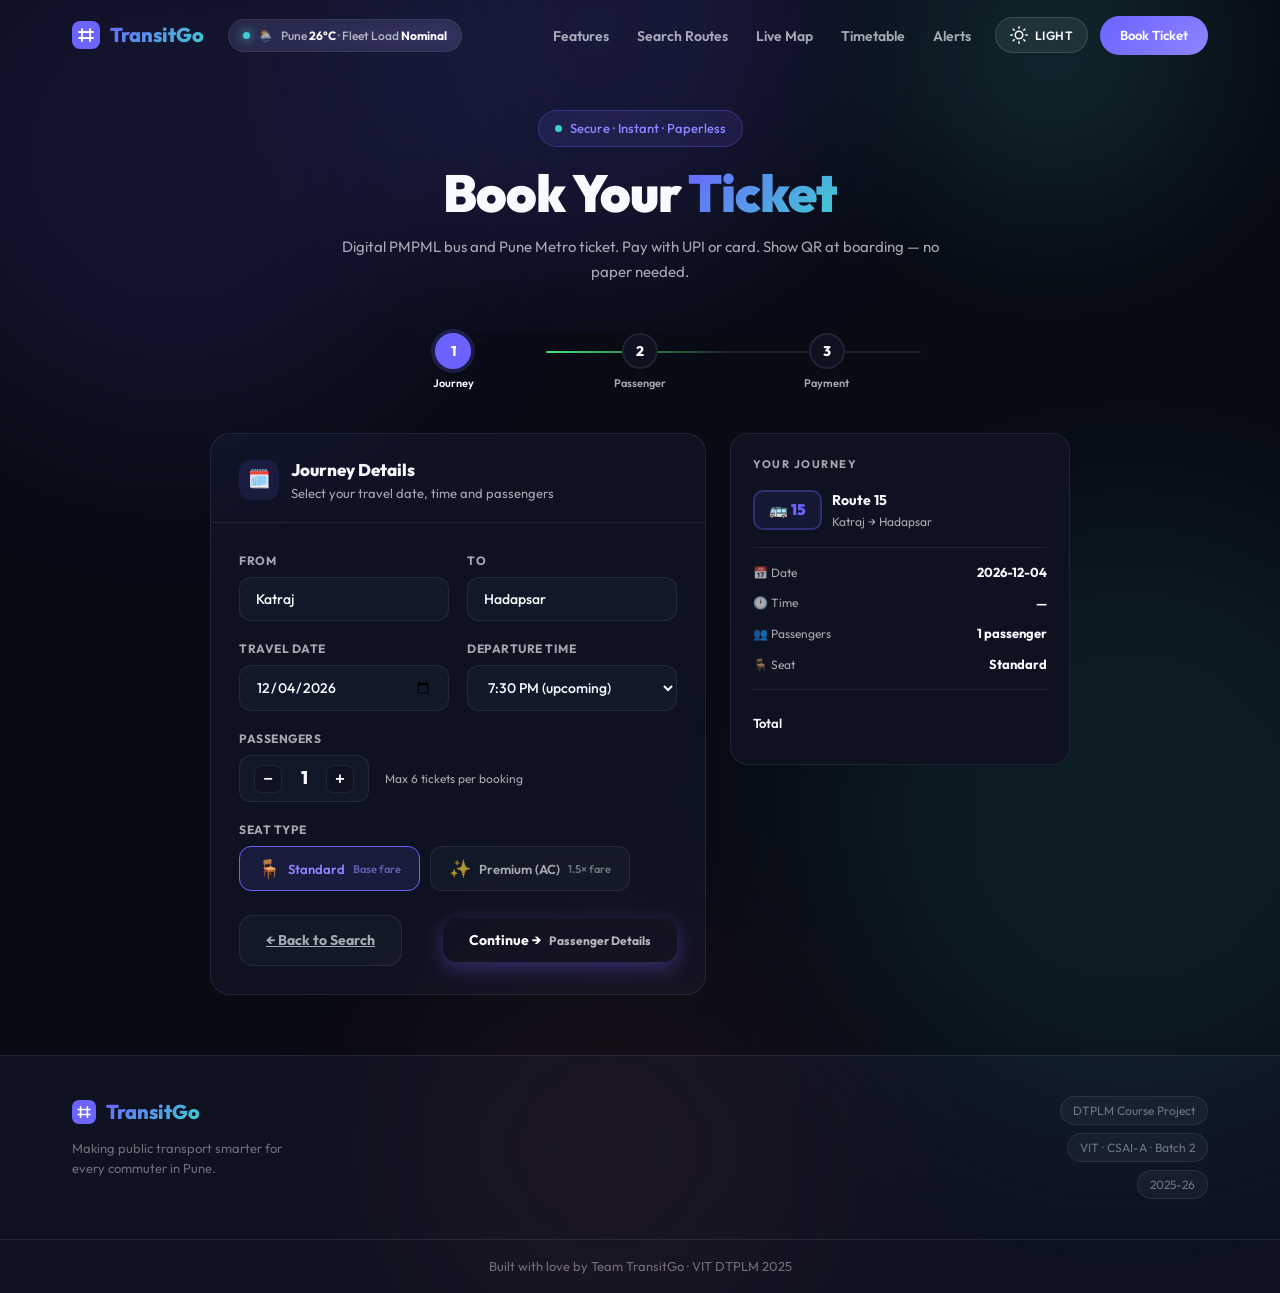
<file: booking.html>
<!DOCTYPE html>
<html lang="en">
<head>
  <meta charset="UTF-8" />
  <meta name="viewport" content="width=device-width, initial-scale=1.0" />
  <title>Book Ticket — TransitGo</title>
  <meta name="description" content="Book your PMPML bus ticket online. Fast, secure digital ticketing for Pune commuters." />
  <link rel="preconnect" href="https://fonts.googleapis.com" />
  <link rel="preconnect" href="https://fonts.gstatic.com" crossorigin />
  <link href="https://fonts.googleapis.com/css2?family=Outfit:wght@300;400;500;600;700;800;900&family=Inter:wght@400;500;600&family=JetBrains+Mono:wght@500;700&display=swap" rel="stylesheet" />
  <link rel="stylesheet" href="style.css" />
  <link rel="stylesheet" href="css/booking.css" />
  <script src="js/theme.js"></script>
</head>
<body>

  <!-- ─── NAVBAR ─────────────────────────────────────────── -->
  <nav class="navbar scrolled" id="navbar">
    <div class="nav-container">
      <a href="index.html" class="nav-logo">
        <div class="logo-icon">
          <svg width="28" height="28" viewBox="0 0 28 28" fill="none">
            <rect width="28" height="28" rx="8" fill="url(#lgBK)"/>
            <path d="M7 11h14M7 17h14M10 8v12M18 8v12" stroke="white" stroke-width="1.8" stroke-linecap="round"/>
            <defs>
              <linearGradient id="lgBK" x1="0" y1="0" x2="28" y2="28">
                <stop stop-color="#6C63FF"/><stop offset="1" stop-color="#3ECFCF"/>
              </linearGradient>
            </defs>
          </svg>
        </div>
        <span class="logo-text">TransitGo</span>
      </a>
      <ul class="nav-links">
        <li><a href="index.html#features">Features</a></li>
        <li><a href="route-search.html">Search Routes</a></li>
        <li><a href="live-track.html">Live Map</a></li>
        <li><a href="timetable.html">Timetable</a></li>
        <li><a href="alerts.html">Alerts</a></li>
      </ul>
      <div class="nav-action">
        <a href="booking.html" class="nav-cta nav-active">Book Ticket</a>
      </div>
      <button class="hamburger" id="hamburger" aria-label="Open menu" aria-expanded="false">
        <span></span><span></span><span></span>
      </button>
    </div>
  </nav>
  <div class="mobile-menu" id="mobileMenu">
    <a href="index.html">🏠 Home</a>
    <a href="route-search.html">🔍 Search Routes</a>
    <a href="live-track.html">🗺️ Live Map</a>
    <a href="timetable.html">📅 Timetable</a>
    <a href="alerts.html">🔔 Alerts</a>
    <a href="booking.html" class="mm-cta">🎫 Book Ticket</a>
  </div>
  <button class="scroll-top-btn" id="scrollTopBtn" aria-label="Scroll to top">↑</button>


  <!-- ─── HERO ─────────────────────────────────────────────── -->
  <section class="bk-hero">
    <div class="bk-orb bk-orb1"></div>
    <div class="bk-orb bk-orb2"></div>
    <div class="bk-hero-content">
      <div class="bk-badge">
        <span class="badge-dot"></span>
        Secure · Instant · Paperless
      </div>
      <h1>Book Your <span class="gradient-text">Ticket</span></h1>
      <p>Digital PMPML bus and Pune Metro ticket. Pay with UPI or card. Show QR at boarding — no paper needed.</p>
    </div>
  </section>

  <!-- ─── PROGRESS STEPPER ─────────────────────────────────── -->
  <div style="padding: 0 32px; max-width: 860px; margin: 0 auto 8px;">
    <div class="bk-progress">
      <div class="bk-step" id="step-dot-1">
        <div class="bk-step-dot">1</div>
        <div class="bk-step-label">Journey</div>
      </div>
      <div class="bk-step" id="step-dot-2">
        <div class="bk-step-dot">2</div>
        <div class="bk-step-label">Passenger</div>
      </div>
      <div class="bk-step" id="step-dot-3">
        <div class="bk-step-dot">3</div>
        <div class="bk-step-label">Payment</div>
      </div>
    </div>
  </div>

  <!-- ─── MAIN CONTENT ─────────────────────────────────────── -->
  <section class="bk-section">
    <div class="bk-container">

      <!-- LEFT: Steps Panel -->
      <div>

        <!-- ── STEP 1: Journey Details ── -->
        <div class="step-panel bk-panel" id="step-panel-1">
          <div class="bk-panel-header">
            <div class="bk-panel-icon">🗓️</div>
            <div>
              <div class="bk-panel-title">Journey Details</div>
              <div class="bk-panel-sub">Select your travel date, time and passengers</div>
            </div>
          </div>
          <div class="bk-panel-body">
            <div class="form-grid">
              <!-- From Stop -->
              <div class="form-group">
                <label class="form-label" for="from-stop">From</label>
                <input class="form-input" type="text" id="from-stop" readonly />
              </div>
              <!-- To Stop -->
              <div class="form-group">
                <label class="form-label" for="to-stop">To</label>
                <input class="form-input" type="text" id="to-stop" readonly />
              </div>
              <!-- Date -->
              <div class="form-group">
                <label class="form-label" for="dep-date">Travel Date</label>
                <input class="form-input" type="date" id="dep-date" />
              </div>
              <!-- Time -->
              <div class="form-group">
                <label class="form-label" for="dep-time">Departure Time</label>
                <select class="form-select" id="dep-time"></select>
              </div>
              <!-- Passengers -->
              <div class="form-group full">
                <label class="form-label">Passengers</label>
                <div class="pax-row">
                  <div class="pax-ctrl">
                    <button class="pax-btn" onclick="changePax(-1)">−</button>
                    <span class="pax-num" id="pax-count">1</span>
                    <button class="pax-btn" onclick="changePax(1)">+</button>
                  </div>
                  <span class="pax-hint">Max 6 tickets per booking</span>
                </div>
              </div>
              <!-- Seat Type -->
              <div class="form-group full">
                <label class="form-label">Seat Type</label>
                <div class="seat-chips">
                  <button class="seat-chip" data-seat="standard" onclick="selectSeat('standard')">
                    <span class="seat-icon">🪑</span> Standard <small style="opacity:.6;font-size:11px;">Base fare</small>
                  </button>
                  <button class="seat-chip" data-seat="premium" onclick="selectSeat('premium')">
                    <span class="seat-icon">✨</span> Premium (AC) <small style="opacity:.6;font-size:11px;">1.5× fare</small>
                  </button>
                </div>
              </div>
            </div>

            <div class="bk-nav">
              <a href="route-search.html" class="bk-btn bk-btn-ghost">← Back to Search</a>
              <button class="bk-btn bk-btn-primary" onclick="validateStep1()">
                Continue → <span style="opacity:.7;font-size:12px;">Passenger Details</span>
              </button>
            </div>
          </div>
        </div>

        <!-- ── STEP 2: Passenger Details ── -->
        <div class="step-panel bk-panel" id="step-panel-2" style="display:none">
          <div class="bk-panel-header">
            <div class="bk-panel-icon">👤</div>
            <div>
              <div class="bk-panel-title">Passenger Details</div>
              <div class="bk-panel-sub">Your ticket confirmation will be sent to this email</div>
            </div>
          </div>
          <div class="bk-panel-body">
            <div class="form-grid">
              <div class="form-group full">
                <label class="form-label" for="pax-name">Full Name (as on ID)</label>
                <input class="form-input" type="text" id="pax-name" placeholder="e.g. Shreyash Bhalerao" />
              </div>
              <div class="form-group">
                <label class="form-label" for="pax-phone">Mobile Number</label>
                <input class="form-input" type="tel" id="pax-phone" placeholder="10-digit mobile" maxlength="10" />
              </div>
              <div class="form-group">
                <label class="form-label" for="pax-email">Email Address</label>
                <input class="form-input" type="email" id="pax-email" placeholder="you@email.com" />
              </div>
              <div class="form-group full" style="background:rgba(108,99,255,0.06);border:1px solid rgba(108,99,255,0.2);border-radius:12px;padding:14px;font-size:13px;color:var(--text-muted);line-height:1.6;">
                🔒 Your information is encrypted and never shared. Ticket will be emailed and stored in the app.
              </div>
            </div>
            <div class="bk-nav">
              <button class="bk-btn bk-btn-ghost" onclick="goToStep(1)">← Back</button>
              <button class="bk-btn bk-btn-primary" onclick="validateStep2()">
                Continue → <span style="opacity:.7;font-size:12px;">Payment</span>
              </button>
            </div>
          </div>
        </div>

        <!-- ── STEP 3: Payment ── -->
        <div class="step-panel bk-panel" id="step-panel-3" style="display:none">
          <div class="bk-panel-header">
            <div class="bk-panel-icon">💳</div>
            <div>
              <div class="bk-panel-title">Secure Payment</div>
              <div class="bk-panel-sub">Choose your preferred payment method</div>
            </div>
          </div>
          <div class="bk-panel-body">

            <!-- Payment method selector -->
            <div class="payment-methods">
              <div class="pay-method pay-sel" data-method="upi" onclick="selectPayMethod('upi')">
                <span class="pay-method-icon">📲</span>
                <div>
                  <div class="pay-method-name">UPI</div>
                  <div class="pay-method-sub">GPay, PhonePe, Paytm</div>
                </div>
                <span class="pay-radio"></span>
              </div>
              <div class="pay-method" data-method="card" onclick="selectPayMethod('card')">
                <span class="pay-method-icon">💳</span>
                <div>
                  <div class="pay-method-name">Debit / Credit Card</div>
                  <div class="pay-method-sub">Visa, Mastercard, RuPay</div>
                </div>
                <span class="pay-radio"></span>
              </div>
              <div class="pay-method" data-method="netbanking" onclick="selectPayMethod('netbanking')">
                <span class="pay-method-icon">🏦</span>
                <div>
                  <div class="pay-method-name">Net Banking</div>
                  <div class="pay-method-sub">All Indian banks</div>
                </div>
                <span class="pay-radio"></span>
              </div>
              <div class="pay-method" data-method="wallet" onclick="selectPayMethod('wallet')">
                <span class="pay-method-icon">👛</span>
                <div>
                  <div class="pay-method-name">TransitGo Wallet</div>
                  <div class="pay-method-sub">Balance: ₹240</div>
                </div>
                <span class="pay-radio"></span>
              </div>
            </div>

            <!-- UPI ID input (shows for UPI) -->
            <div class="upi-input-wrap" id="upi-wrap">
              <input class="upi-input" type="text" id="upi-id" placeholder="Enter UPI ID (e.g. shreyash@okaxis)" />
              <button class="upi-verify-btn" onclick="document.getElementById('upi-id').style.borderColor='#43e97b'">Verify</button>
            </div>

            <!-- Card details (shows for card) -->
            <div class="card-details" id="card-wrap">
              <div class="form-group">
                <label class="form-label">Card Number</label>
                <input class="form-input" type="text" placeholder="1234 5678 9012 3456" maxlength="19"
                  oninput="this.value=this.value.replace(/\D/g,'').replace(/(.{4})/g,'$1 ').trim()" />
              </div>
              <div class="card-row">
                <div class="form-group">
                  <label class="form-label">Expiry</label>
                  <input class="form-input" type="text" placeholder="MM / YY" maxlength="7" />
                </div>
                <div class="form-group">
                  <label class="form-label">CVV</label>
                  <input class="form-input" type="password" placeholder="•••" maxlength="4" />
                </div>
              </div>
            </div>

            <!-- Pay button -->
            <div class="pay-btn-wrap">
              <button class="pay-now-btn" id="pay-now-btn" onclick="doPayment()">
                🔒 Pay <span id="pay-amount">₹—</span> Securely
              </button>
            </div>

            <!-- Security row -->
            <div class="security-row">
              <span class="sec-badge">🔒 256-bit SSL</span>
              <span class="sec-badge">✅ RBI Compliant</span>
              <span class="sec-badge">🛡️ PCI DSS</span>
              <span class="sec-badge">↩️ Instant Refund</span>
            </div>

            <div class="bk-nav" style="margin-top:18px;">
              <button class="bk-btn bk-btn-ghost" onclick="goToStep(2)">← Back</button>
            </div>
          </div>
        </div>

      </div>

      <!-- RIGHT: Journey Summary -->
      <div class="journey-card">
        <div class="jc-title">Your Journey</div>
        <div class="jc-route-badge">
          <div class="jc-badge" id="jc-badge">🚌15</div>
          <div>
            <div class="jc-route-name" id="jc-route-name">Route 15</div>
            <div class="jc-route-sub" id="jc-route-sub">Katraj → Hadapsar</div>
          </div>
        </div>
        <div class="jc-divider"></div>
        <div class="jc-row"><span class="jc-label">📅 Date</span><span class="jc-val" id="jc-date">—</span></div>
        <div class="jc-row"><span class="jc-label">🕐 Time</span><span class="jc-val" id="jc-time">—</span></div>
        <div class="jc-row"><span class="jc-label">👥 Passengers</span><span class="jc-val" id="jc-pax">1</span></div>
        <div class="jc-row"><span class="jc-label">🪑 Seat</span><span class="jc-val" id="jc-seat">Standard</span></div>
        <div class="jc-price-row">
          <span class="jc-price-label">Total</span>
          <span class="jc-price-val" id="jc-fare">₹12</span>
        </div>
      </div>

    </div>
  </section>

  <!-- ─── FOOTER ───────────────────────────────────────────── -->
  <footer class="footer">
    <div class="footer-container">
      <div class="footer-brand">
        <div class="nav-logo">
          <div class="logo-icon">
            <svg width="24" height="24" viewBox="0 0 28 28" fill="none">
              <rect width="28" height="28" rx="8" fill="url(#lgFBK)"/>
              <path d="M7 11h14M7 17h14M10 8v12M18 8v12" stroke="white" stroke-width="1.8" stroke-linecap="round"/>
              <defs>
                <linearGradient id="lgFBK" x1="0" y1="0" x2="28" y2="28">
                  <stop stop-color="#6C63FF"/><stop offset="1" stop-color="#3ECFCF"/>
                </linearGradient>
              </defs>
            </svg>
          </div>
          <span class="logo-text">TransitGo</span>
        </div>
        <p>Making public transport smarter for every commuter in Pune.</p>
      </div>
      <div class="footer-tags">
        <div class="footer-tag">DTPLM Course Project</div>
        <div class="footer-tag">VIT · CSAI-A · Batch 2</div>
        <div class="footer-tag">2025-26</div>
      </div>
    </div>
    <div class="footer-bottom">Built with love by Team TransitGo · VIT DTPLM 2025</div>
  </footer>

  <script src="js/route-data.js"></script>
  <script src="js/booking.js"></script>
  <script>
    // Sync pay amount with journey card
    const obs = new MutationObserver(() => {
      const fare = document.getElementById("jc-fare")?.textContent || "₹—";
      const el   = document.getElementById("pay-amount");
      if (el) el.textContent = fare;
    });
    obs.observe(document.getElementById("jc-fare") || document.body, { childList: true, subtree: true, characterData: true });
    // Mobile menu
    const hb = document.getElementById('hamburger'), mm = document.getElementById('mobileMenu');
    hb.addEventListener('click', () => { const o = mm.classList.toggle('open'); hb.classList.toggle('open', o); document.body.style.overflow = o ? 'hidden' : ''; });
    mm.querySelectorAll('a').forEach(a => a.addEventListener('click', () => { mm.classList.remove('open'); hb.classList.remove('open'); document.body.style.overflow = ''; }));
    const sb = document.getElementById('scrollTopBtn');
    window.addEventListener('scroll', () => sb.classList.toggle('visible', window.scrollY > 300));
    sb.addEventListener('click', () => window.scrollTo({ top: 0, behavior: 'smooth' }));
  </script>
</body>
</html>
</file>
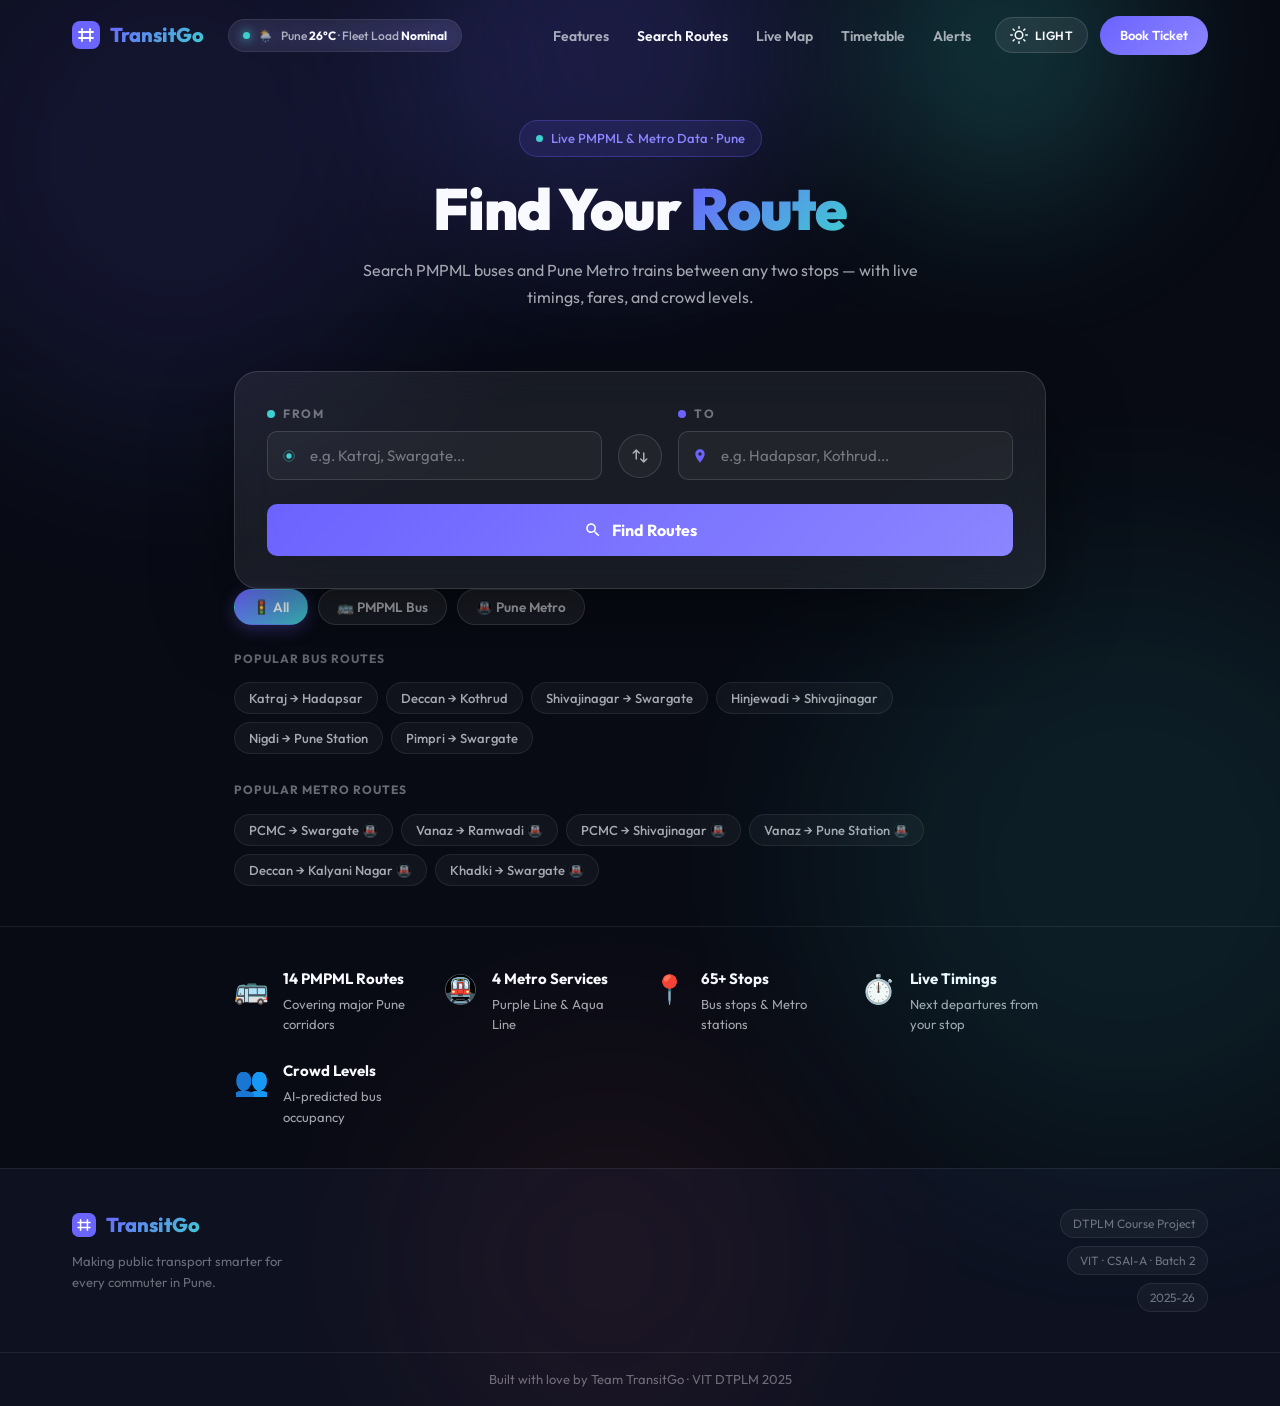
<file: route-search.html>
<!DOCTYPE html>
<html lang="en">
<head>
  <meta charset="UTF-8" />
  <meta name="viewport" content="width=device-width, initial-scale=1.0" />
  <title>Find Your Bus — TransitGo</title>
  <meta name="description" content="Search PMPML bus routes and Pune Metro in Pune. Find buses and metro trains by source and destination with live timings, fares, and crowd levels." />
  <link rel="preconnect" href="https://fonts.googleapis.com" />
  <link rel="preconnect" href="https://fonts.gstatic.com" crossorigin />
  <link href="https://fonts.googleapis.com/css2?family=Outfit:wght@300;400;500;600;700;800;900&family=Inter:wght@400;500;600&family=JetBrains+Mono:wght@500;700&display=swap" rel="stylesheet" />
  <link rel="stylesheet" href="style.css" />
  <link rel="stylesheet" href="css/search.css" />
  <script src="js/theme.js"></script>
</head>
<body>

  <!-- ─── NAVBAR ─────────────────────────────────────────── -->
  <nav class="navbar scrolled" id="navbar">
    <div class="nav-container">
      <a href="index.html" class="nav-logo">
        <div class="logo-icon">
          <svg width="28" height="28" viewBox="0 0 28 28" fill="none">
            <rect width="28" height="28" rx="8" fill="url(#lgS)"/>
            <path d="M7 11h14M7 17h14M10 8v12M18 8v12" stroke="white" stroke-width="1.8" stroke-linecap="round"/>
            <defs>
              <linearGradient id="lgS" x1="0" y1="0" x2="28" y2="28">
                <stop stop-color="#6C63FF"/>
                <stop offset="1" stop-color="#3ECFCF"/>
              </linearGradient>
            </defs>
          </svg>
        </div>
        <span class="logo-text">TransitGo</span>
      </a>
      <ul class="nav-links">
        <li><a href="index.html#features">Features</a></li>
        <li><a href="route-search.html" class="nav-active">Search Routes</a></li>
        <li><a href="live-track.html">Live Map</a></li>
        <li><a href="timetable.html">Timetable</a></li>
        <li><a href="alerts.html">Alerts</a></li>
      </ul>
      <div class="nav-action">
        <a href="booking.html" class="nav-cta">Book Ticket</a>
      </div>
      <button class="hamburger" id="hamburger" aria-label="Open menu" aria-expanded="false">
        <span></span><span></span><span></span>
      </button>
    </div>
  </nav>
  <div class="mobile-menu" id="mobileMenu">
    <a href="index.html">🏠 Home</a>
    <a href="route-search.html">🔍 Search Routes</a>
    <a href="live-track.html">🗺️ Live Map</a>
    <a href="timetable.html">📅 Timetable</a>
    <a href="alerts.html">🔔 Alerts</a>
    <a href="booking.html" class="mm-cta">🎫 Book Ticket</a>
  </div>
  <button class="scroll-top-btn" id="scrollTopBtn" aria-label="Scroll to top">↑</button>


  <!-- ─── PAGE HEADER ────────────────────────────────────── -->
  <section class="search-hero">
    <div class="sh-bg">
      <div class="sh-orb sh-orb1"></div>
      <div class="sh-orb sh-orb2"></div>
    </div>
    <div class="sh-content">
      <div class="sh-badge">
        <span class="badge-dot"></span>
        Live PMPML &amp; Metro Data · Pune
      </div>
      <h1 class="sh-title">Find Your <span class="gradient-text">Route</span></h1>
      <p class="sh-sub">Search PMPML buses and Pune Metro trains between any two stops — with live timings, fares, and crowd levels.</p>
    </div>
  </section>

  <!-- ─── SEARCH PANEL ────────────────────────────────────── -->
  <section class="search-panel-section">
    <div class="search-container">

      <!-- Search Card -->
      <div class="search-card" id="search-card">

        <div class="search-fields">
          <!-- FROM -->
          <div class="field-group">
            <label class="field-label" for="from-input">
              <span class="field-dot fd-from"></span> From
            </label>
            <div class="input-wrapper">
              <div class="input-icon">
                <svg width="16" height="16" viewBox="0 0 24 24" fill="none">
                  <circle cx="12" cy="12" r="4" fill="#3ECFCF"/>
                  <circle cx="12" cy="12" r="8" stroke="#3ECFCF" stroke-width="1.5" stroke-opacity="0.4"/>
                </svg>
              </div>
              <input
                type="text"
                id="from-input"
                class="search-input"
                placeholder="e.g. Katraj, Swargate..."
                autocomplete="off"
                spellcheck="false"
              />
              <div class="dropdown-list" id="from-dropdown"></div>
            </div>
          </div>

          <!-- SWAP BUTTON -->
          <button class="swap-btn" id="swap-btn" title="Swap locations">
            <svg width="18" height="18" viewBox="0 0 24 24" fill="none">
              <path d="M7 16V4m0 0L3 8m4-4l4 4M17 8v12m0 0l4-4m-4 4l-4-4" stroke="currentColor" stroke-width="2" stroke-linecap="round" stroke-linejoin="round"/>
            </svg>
          </button>

          <!-- TO -->
          <div class="field-group">
            <label class="field-label" for="to-input">
              <span class="field-dot fd-to"></span> To
            </label>
            <div class="input-wrapper">
              <div class="input-icon">
                <svg width="16" height="16" viewBox="0 0 24 24" fill="none">
                  <path d="M12 2C8.13 2 5 5.13 5 9c0 5.25 7 13 7 13s7-7.75 7-13c0-3.87-3.13-7-7-7zm0 9.5c-1.38 0-2.5-1.12-2.5-2.5s1.12-2.5 2.5-2.5 2.5 1.12 2.5 2.5-1.12 2.5-2.5 2.5z" fill="#6C63FF"/>
                </svg>
              </div>
              <input
                type="text"
                id="to-input"
                class="search-input"
                placeholder="e.g. Hadapsar, Kothrud..."
                autocomplete="off"
                spellcheck="false"
              />
              <div class="dropdown-list" id="to-dropdown"></div>
            </div>
          </div>
        </div>

        <!-- Search Button -->
        <button class="search-btn" id="search-btn">
          <svg class="btn-icon" width="18" height="18" viewBox="0 0 24 24" fill="none">
            <path d="M15.5 14h-.79l-.28-.27C15.41 12.59 16 11.11 16 9.5 16 5.91 13.09 3 9.5 3S3 5.91 3 9.5 5.91 16 9.5 16c1.61 0 3.09-.59 4.23-1.57l.27.28v.79l5 4.99L20.49 19l-4.99-5zm-6 0C7.01 14 5 11.99 5 9.5S7.01 5 9.5 5 14 7.01 14 9.5 11.99 14 9.5 14z" fill="currentColor"/>
          </svg>
          <span class="btn-text">Find Routes</span>
        </button>

      </div>

        <!-- Transit Type Filter -->
        <div class="type-filter-bar">
          <button class="type-filter-btn tf-btn-active" data-type="all" onclick="setTypeFilter(null)">🚦 All</button>
          <button class="type-filter-btn" data-type="Bus" onclick="setTypeFilter('Bus')">🚌 PMPML Bus</button>
          <button class="type-filter-btn" data-type="Metro" onclick="setTypeFilter('Metro')">🚇 Pune Metro</button>
        </div>

        <!-- Quick Routes -->
        <div class="quick-routes-section">
          <div class="qr-label">Popular Bus Routes</div>
          <div class="quick-routes-list">
            <button class="quick-route" data-from="Katraj" data-to="Hadapsar">Katraj → Hadapsar</button>
            <button class="quick-route" data-from="Deccan Gymkhana" data-to="Kothrud">Deccan → Kothrud</button>
            <button class="quick-route" data-from="Shivajinagar" data-to="Swargate">Shivajinagar → Swargate</button>
            <button class="quick-route" data-from="Hinjewadi" data-to="Shivajinagar">Hinjewadi → Shivajinagar</button>
            <button class="quick-route" data-from="Nigdi" data-to="Pune Station">Nigdi → Pune Station</button>
            <button class="quick-route" data-from="Pimpri" data-to="Swargate">Pimpri → Swargate</button>
          </div>
          <div class="qr-label" style="margin-top:12px">Popular Metro Routes</div>
          <div class="quick-routes-list">
            <button class="quick-route" data-from="PCMC Metro" data-to="Swargate Metro">PCMC → Swargate 🚇</button>
            <button class="quick-route" data-from="Vanaz Metro" data-to="Ramwadi Metro">Vanaz → Ramwadi 🚇</button>
            <button class="quick-route" data-from="PCMC Metro" data-to="Shivajinagar Metro">PCMC → Shivajinagar 🚇</button>
            <button class="quick-route" data-from="Vanaz Metro" data-to="Pune Station Metro">Vanaz → Pune Station 🚇</button>
            <button class="quick-route" data-from="Deccan Gymkhana Metro" data-to="Kalyani Nagar Metro">Deccan → Kalyani Nagar 🚇</button>
            <button class="quick-route" data-from="Khadki Metro" data-to="Swargate Metro">Khadki → Swargate 🚇</button>
          </div>
        </div>

    </div>
  </section>

  <!-- ─── RESULTS ─────────────────────────────────────────── -->
  <section class="results-section" id="results-section" style="display:none;">
    <div class="search-container">

      <div class="results-header">
        <h2 class="results-title" id="results-count"></h2>
        <div class="results-sort">
          <span class="sort-label">Sort by:</span>
          <button class="sort-btn sort-active" onclick="sortResults('time')">⏱ Fastest</button>
          <button class="sort-btn" onclick="sortResults('fare')">💰 Cheapest</button>
        </div>
      </div>

      <div class="results-grid" id="results-grid"></div>

      <!-- No results state -->
      <div class="no-results" id="no-results" style="display:none;">
        <div class="nr-icon">🔍</div>
        <h3>No direct buses found</h3>
        <p>We couldn't find a direct route between these stops.<br>Try nearby major stops like Swargate or Shivajinagar.</p>
        <div class="nr-suggestions">
          <div class="nr-suggest-label">Try these nearby hubs:</div>
          <div class="quick-routes-list">
            <button class="quick-route" data-from="Swargate" data-to="Hadapsar">Swargate → Hadapsar</button>
            <button class="quick-route" data-from="Shivajinagar" data-to="Kothrud">Shivajinagar → Kothrud</button>
          </div>
        </div>
      </div>

    </div>
  </section>

  <!-- ─── INFO STRIP ───────────────────────────────────────── -->
  <section class="info-strip">
    <div class="search-container">
      <div class="info-grid">
        <div class="info-item">
          <span class="info-icon">🚌</span>
          <div>
            <div class="info-title">14 PMPML Routes</div>
            <div class="info-sub">Covering major Pune corridors</div>
          </div>
        </div>
        <div class="info-item">
          <span class="info-icon">🚇</span>
          <div>
            <div class="info-title">4 Metro Services</div>
            <div class="info-sub">Purple Line &amp; Aqua Line</div>
          </div>
        </div>
        <div class="info-item">
          <span class="info-icon">📍</span>
          <div>
            <div class="info-title">65+ Stops</div>
            <div class="info-sub">Bus stops &amp; Metro stations</div>
          </div>
        </div>
        <div class="info-item">
          <span class="info-icon">⏱️</span>
          <div>
            <div class="info-title">Live Timings</div>
            <div class="info-sub">Next departures from your stop</div>
          </div>
        </div>
        <div class="info-item">
          <span class="info-icon">👥</span>
          <div>
            <div class="info-title">Crowd Levels</div>
            <div class="info-sub">AI-predicted bus occupancy</div>
          </div>
        </div>
      </div>
    </div>
  </section>

  <!-- ─── FOOTER ───────────────────────────────────────────── -->
  <footer class="footer">
    <div class="footer-container">
      <div class="footer-brand">
        <div class="nav-logo">
          <div class="logo-icon">
            <svg width="24" height="24" viewBox="0 0 28 28" fill="none">
              <rect width="28" height="28" rx="8" fill="url(#lgF)"/>
              <path d="M7 11h14M7 17h14M10 8v12M18 8v12" stroke="white" stroke-width="1.8" stroke-linecap="round"/>
              <defs>
                <linearGradient id="lgF" x1="0" y1="0" x2="28" y2="28">
                  <stop stop-color="#6C63FF"/>
                  <stop offset="1" stop-color="#3ECFCF"/>
                </linearGradient>
              </defs>
            </svg>
          </div>
          <span class="logo-text">TransitGo</span>
        </div>
        <p>Making public transport smarter for every commuter in Pune.</p>
      </div>
      <div class="footer-tags">
        <div class="footer-tag">DTPLM Course Project</div>
        <div class="footer-tag">VIT · CSAI-A · Batch 2</div>
        <div class="footer-tag">2025-26</div>
      </div>
    </div>
    <div class="footer-bottom">Built with love by Team TransitGo · VIT DTPLM 2025</div>
  </footer>

  <!-- Scripts — order matters! -->
  <script src="js/route-data.js"></script>
  <script src="js/search.js"></script>
  <script>
    // Sort results helper
    function sortResults(by) {
      document.querySelectorAll(".sort-btn").forEach(b => b.classList.remove("sort-active"));
      event.target.classList.add("sort-active");
      // Re-render with sort (simplified — just re-trigger search)
      const cards = [...document.querySelectorAll(".result-card")];
      if (cards.length === 0) return;
      const grid = document.getElementById("results-grid");
      if (by === "fare") {
        cards.sort((a, b) => {
          const fa = parseInt(a.querySelector(".rc-meta-item:nth-child(2) span:last-child").textContent.replace("₹",""));
          const fb = parseInt(b.querySelector(".rc-meta-item:nth-child(2) span:last-child").textContent.replace("₹",""));
          return fa - fb;
        });
      } else {
        cards.sort((a, b) => {
          const ta = parseInt(a.querySelector(".rc-meta-item:first-child span:last-child").textContent);
          const tb = parseInt(b.querySelector(".rc-meta-item:first-child span:last-child").textContent);
          return ta - tb;
        });
      }
      cards.forEach(c => grid.appendChild(c));
    }

    // Navbar scroll
    window.addEventListener("scroll", () => {
      const n = document.getElementById("navbar");
      n.classList.toggle("scrolled", window.scrollY > 10);
    });
    // Hamburger
    const hb = document.getElementById('hamburger'), mm = document.getElementById('mobileMenu');
    hb.addEventListener('click', () => { const o = mm.classList.toggle('open'); hb.classList.toggle('open', o); document.body.style.overflow = o ? 'hidden' : ''; });
    mm.querySelectorAll('a').forEach(a => a.addEventListener('click', () => { mm.classList.remove('open'); hb.classList.remove('open'); document.body.style.overflow = ''; }));
    // Scroll to top
    const sb = document.getElementById('scrollTopBtn');
    window.addEventListener('scroll', () => sb.classList.toggle('visible', window.scrollY > 300));
    sb.addEventListener('click', () => window.scrollTo({ top: 0, behavior: 'smooth' }));
  </script>
</body>
</html>
</file>
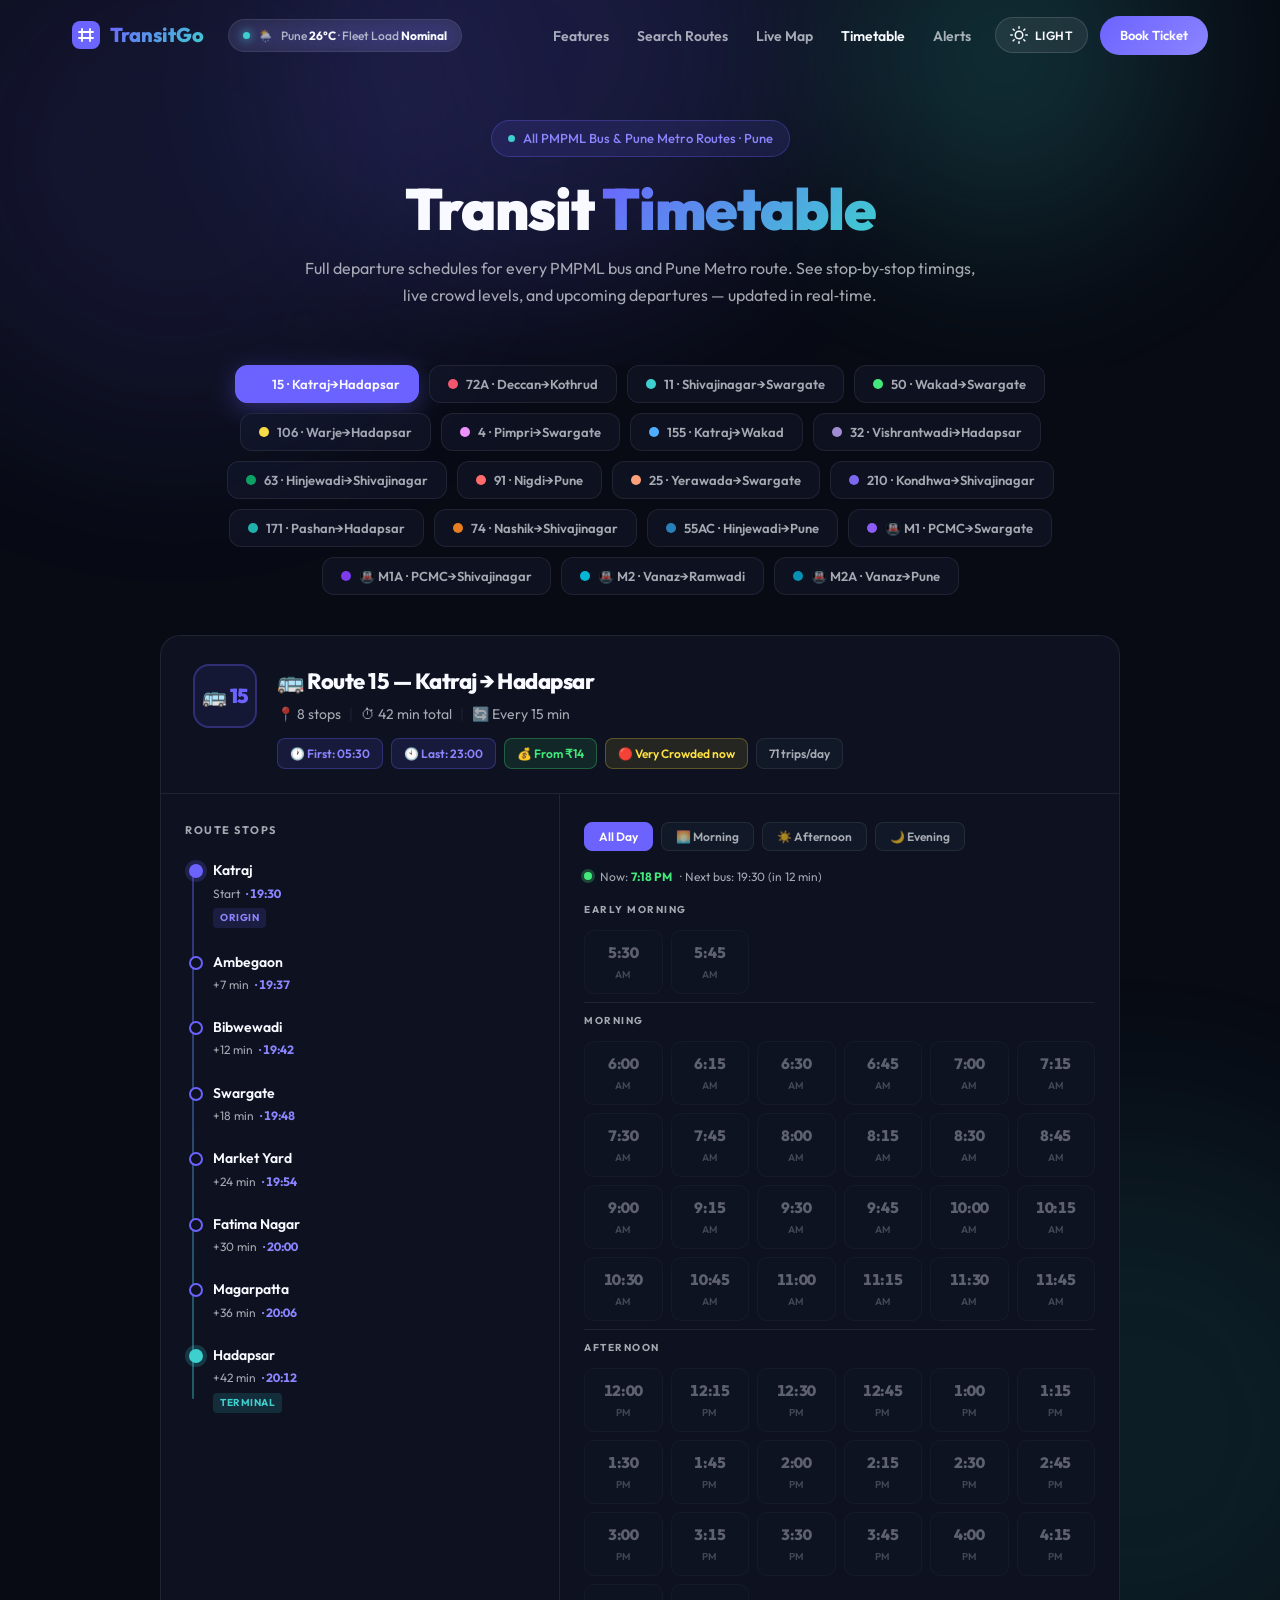
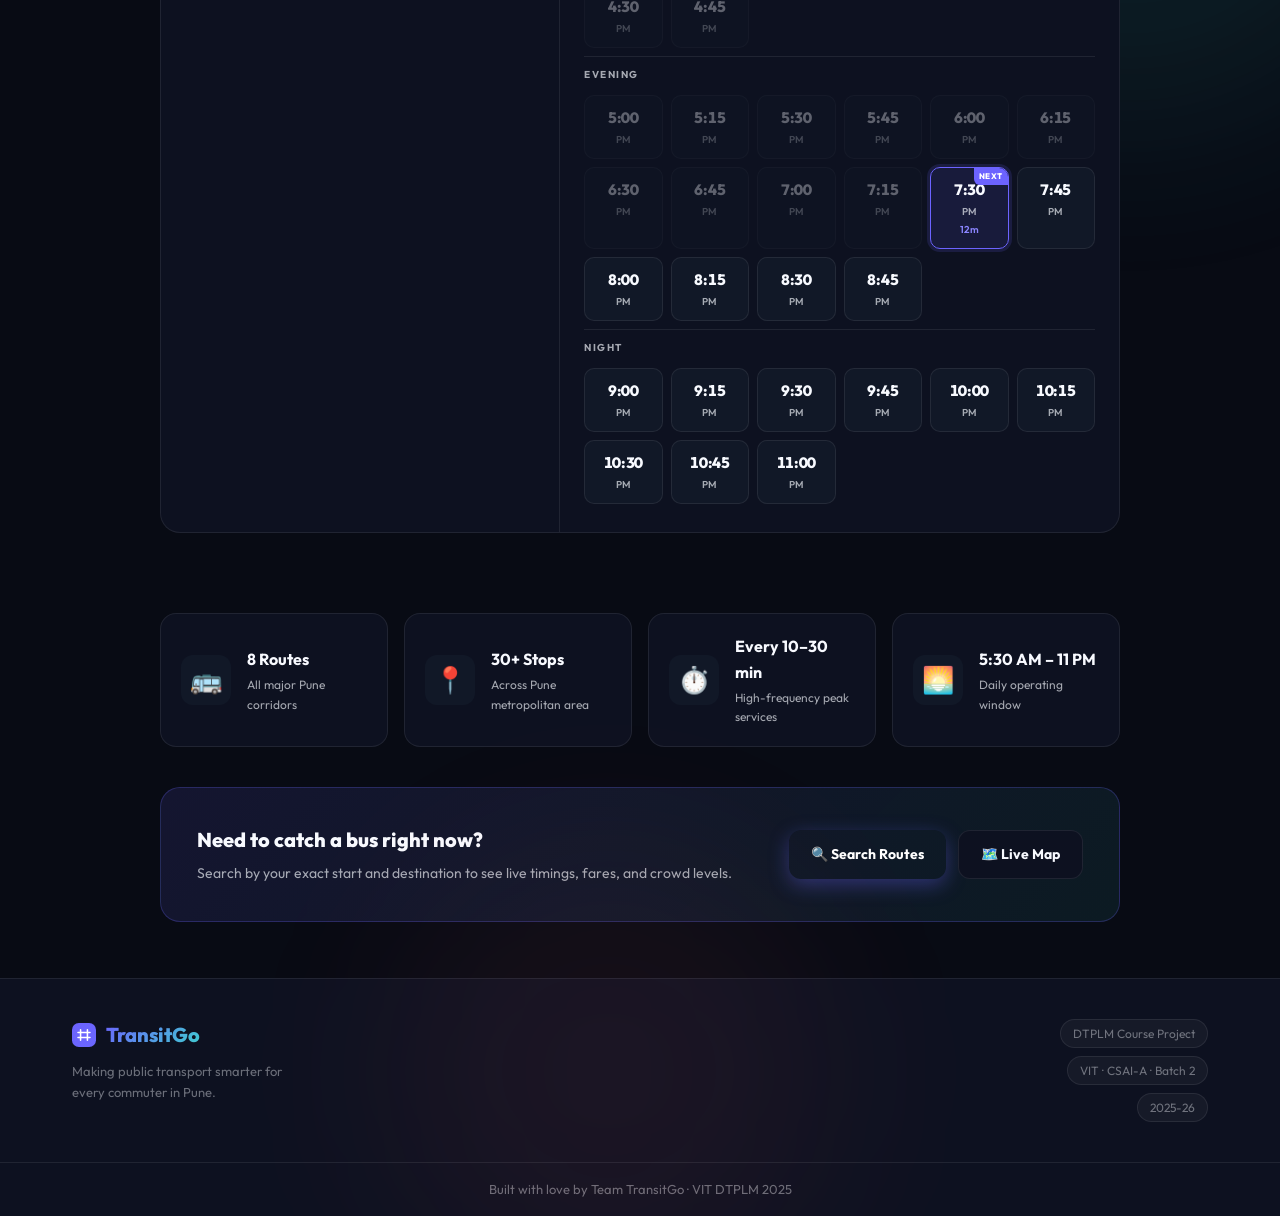
<file: timetable.html>
<!DOCTYPE html>
<html lang="en">
<head>
  <meta charset="UTF-8" />
  <meta name="viewport" content="width=device-width, initial-scale=1.0" />
  <title>Bus Timetable — TransitGo</title>
  <meta name="description" content="View full PMPML bus schedules for all Pune routes. See stop-by-stop timings, first and last bus times, frequency, and live crowd levels." />
  <link rel="preconnect" href="https://fonts.googleapis.com" />
  <link rel="preconnect" href="https://fonts.gstatic.com" crossorigin />
  <link href="https://fonts.googleapis.com/css2?family=Outfit:wght@300;400;500;600;700;800;900&family=Inter:wght@400;500;600&family=JetBrains+Mono:wght@500;700&display=swap" rel="stylesheet" />
  <link rel="stylesheet" href="style.css" />
  <link rel="stylesheet" href="css/timetable.css" />
  <script src="js/theme.js"></script>
</head>
<body>

  <!-- ─── NAVBAR ─────────────────────────────────────────── -->
  <nav class="navbar scrolled" id="navbar">
    <div class="nav-container">
      <a href="index.html" class="nav-logo">
        <div class="logo-icon">
          <svg width="28" height="28" viewBox="0 0 28 28" fill="none">
            <rect width="28" height="28" rx="8" fill="url(#lgT)"/>
            <path d="M7 11h14M7 17h14M10 8v12M18 8v12" stroke="white" stroke-width="1.8" stroke-linecap="round"/>
            <defs>
              <linearGradient id="lgT" x1="0" y1="0" x2="28" y2="28">
                <stop stop-color="#6C63FF"/>
                <stop offset="1" stop-color="#3ECFCF"/>
              </linearGradient>
            </defs>
          </svg>
        </div>
        <span class="logo-text">TransitGo</span>
      </a>
      <ul class="nav-links">
        <li><a href="index.html#features">Features</a></li>
        <li><a href="route-search.html">Search Routes</a></li>
        <li><a href="live-track.html">Live Map</a></li>
        <li><a href="timetable.html" class="nav-active">Timetable</a></li>
        <li><a href="alerts.html">Alerts</a></li>
      </ul>
      <div class="nav-action">
        <a href="booking.html" class="nav-cta">Book Ticket</a>
      </div>
      <button class="hamburger" id="hamburger" aria-label="Open menu" aria-expanded="false">
        <span></span><span></span><span></span>
      </button>
    </div>
  </nav>
  <div class="mobile-menu" id="mobileMenu">
    <a href="index.html">🏠 Home</a>
    <a href="route-search.html">🔍 Search Routes</a>
    <a href="live-track.html">🗺️ Live Map</a>
    <a href="timetable.html">📅 Timetable</a>
    <a href="alerts.html">🔔 Alerts</a>
    <a href="booking.html" class="mm-cta">🎫 Book Ticket</a>
  </div>
  <button class="scroll-top-btn" id="scrollTopBtn" aria-label="Scroll to top">↑</button>


  <!-- ─── PAGE HERO ────────────────────────────────────────── -->
  <section class="tt-hero">
    <div class="tt-hero-bg">
      <div class="tt-orb tt-orb1"></div>
      <div class="tt-orb tt-orb2"></div>
    </div>
    <div class="tt-hero-content">
      <div class="tt-badge">
        <span class="badge-dot"></span>
        All PMPML Bus & Pune Metro Routes · Pune
      </div>
      <h1>Transit <span class="gradient-text">Timetable</span></h1>
      <p>Full departure schedules for every PMPML bus and Pune Metro route. See stop‑by‑stop timings, live crowd levels, and upcoming departures — updated in real‑time.</p>
    </div>
  </section>

  <!-- ─── ROUTE SELECTOR + CARD ─────────────────────────────── -->
  <section class="tt-selector-section">
    <div class="tt-container">

      <!-- Route tab buttons — built by timetable.js -->
      <div class="route-tabs" id="route-tabs">
        <!-- JS fills this -->
      </div>

      <!-- Timetable card — JS fills + updates this on tab switch -->
      <div class="tt-card" id="tt-card">
        <!-- Loading state until JS initialises -->
        <div style="padding:60px 32px;text-align:center;opacity:0.4">
          <div style="font-size:40px;margin-bottom:12px">🕐</div>
          <div>Loading schedule…</div>
        </div>
      </div>

    </div>
  </section>

  <!-- ─── INFO CARDS ────────────────────────────────────────── -->
  <section class="tt-info-strip">
    <div class="tt-info-grid">
      <div class="tt-info-card">
        <div class="tt-info-icon">🚌</div>
        <div>
          <div class="tt-info-title">8 Routes</div>
          <div class="tt-info-sub">All major Pune corridors</div>
        </div>
      </div>
      <div class="tt-info-card">
        <div class="tt-info-icon">📍</div>
        <div>
          <div class="tt-info-title">30+ Stops</div>
          <div class="tt-info-sub">Across Pune metropolitan area</div>
        </div>
      </div>
      <div class="tt-info-card">
        <div class="tt-info-icon">⏱️</div>
        <div>
          <div class="tt-info-title">Every 10–30 min</div>
          <div class="tt-info-sub">High-frequency peak services</div>
        </div>
      </div>
      <div class="tt-info-card">
        <div class="tt-info-icon">🌅</div>
        <div>
          <div class="tt-info-title">5:30 AM – 11 PM</div>
          <div class="tt-info-sub">Daily operating window</div>
        </div>
      </div>
    </div>
  </section>

  <!-- ─── CTA SECTION ──────────────────────────────────────── -->
  <section class="tt-cta-section">
    <div class="tt-cta-inner">
      <div class="tt-cta-text">
        <h3>Need to catch a bus right now?</h3>
        <p>Search by your exact start and destination to see live timings, fares, and crowd levels.</p>
      </div>
      <div class="tt-cta-btns">
        <a href="route-search.html" class="tt-btn tt-btn-primary">
          🔍 Search Routes
        </a>
        <a href="live-track.html" class="tt-btn tt-btn-secondary">
          🗺️ Live Map
        </a>
      </div>
    </div>
  </section>

  <!-- ─── FOOTER ───────────────────────────────────────────── -->
  <footer class="footer">
    <div class="footer-container">
      <div class="footer-brand">
        <div class="nav-logo">
          <div class="logo-icon">
            <svg width="24" height="24" viewBox="0 0 28 28" fill="none">
              <rect width="28" height="28" rx="8" fill="url(#lgFT)"/>
              <path d="M7 11h14M7 17h14M10 8v12M18 8v12" stroke="white" stroke-width="1.8" stroke-linecap="round"/>
              <defs>
                <linearGradient id="lgFT" x1="0" y1="0" x2="28" y2="28">
                  <stop stop-color="#6C63FF"/>
                  <stop offset="1" stop-color="#3ECFCF"/>
                </linearGradient>
              </defs>
            </svg>
          </div>
          <span class="logo-text">TransitGo</span>
        </div>
        <p>Making public transport smarter for every commuter in Pune.</p>
      </div>
      <div class="footer-tags">
        <div class="footer-tag">DTPLM Course Project</div>
        <div class="footer-tag">VIT · CSAI-A · Batch 2</div>
        <div class="footer-tag">2025-26</div>
      </div>
    </div>
    <div class="footer-bottom">Built with love by Team TransitGo · VIT DTPLM 2025</div>
  </footer>

  <!-- Scripts -->
  <script src="js/route-data.js"></script>
  <script src="js/timetable.js"></script>
  <script>
    const hb = document.getElementById('hamburger'), mm = document.getElementById('mobileMenu');
    hb.addEventListener('click', () => { const o = mm.classList.toggle('open'); hb.classList.toggle('open', o); document.body.style.overflow = o ? 'hidden' : ''; });
    mm.querySelectorAll('a').forEach(a => a.addEventListener('click', () => { mm.classList.remove('open'); hb.classList.remove('open'); document.body.style.overflow = ''; }));
    const sb = document.getElementById('scrollTopBtn');
    window.addEventListener('scroll', () => sb.classList.toggle('visible', window.scrollY > 300));
    sb.addEventListener('click', () => window.scrollTo({ top: 0, behavior: 'smooth' }));
  </script>
</body>
</html>
</file>
<file: style.css>
/* ===========================
   TRANSITGO — STYLE SYSTEM & DUAL THEME ENGINE
   =========================== */

:root {
  --primary: #6C63FF;
  --primary-light: #8B85FF;
  --accent: #3ECFCF;
  --accent2: #f5576c;
  --bg: #080B14;
  --bg2: #0D1120;
  --bg3: #111827;
  --surface: rgba(255,255,255,0.04);
  --surface2: rgba(255,255,255,0.07);
  --border: rgba(255,255,255,0.08);
  --border2: rgba(255,255,255,0.13);
  --text: #F8FAFF;
  --text-muted: rgba(248,250,255,0.65);
  --text-dim: rgba(248,250,255,0.40);
  --radius: 16px;
  --radius-sm: 10px;
  --radius-lg: 24px;
  --shadow: 0 20px 60px rgba(0,0,0,0.5);
  --nav-bg: rgba(8,11,20,0.85);
  --card-spotlight: rgba(108, 99, 255, 0.12);
  --aurora-1: rgba(108, 99, 255, 0.15);
  --aurora-2: rgba(62, 207, 207, 0.12);
  --aurora-3: rgba(245, 87, 108, 0.08);
}

[data-theme="light"] {
  --primary: #5247E6;
  --primary-light: #6E66FA;
  --accent: #0284C7;
  --accent2: #E11D48;
  --bg: #F4F6FC;
  --bg2: #FFFFFF;
  --bg3: #E9EEF6;
  --surface: #FFFFFF;
  --surface2: #F8FAFC;
  --border: rgba(15, 23, 42, 0.09);
  --border2: rgba(15, 23, 42, 0.15);
  --text: #0F172A;
  --text-muted: #475569;
  --text-dim: #64748B;
  --shadow: 0 16px 40px rgba(15, 23, 42, 0.08);
  --nav-bg: rgba(255, 255, 255, 0.88);
  --card-spotlight: rgba(82, 71, 230, 0.08);
  --aurora-1: rgba(82, 71, 230, 0.10);
  --aurora-2: rgba(2, 132, 199, 0.08);
  --aurora-3: rgba(225, 29, 72, 0.05);
}

* { margin: 0; padding: 0; box-sizing: border-box; }

html { scroll-behavior: smooth; }

body {
  font-family: 'Outfit', sans-serif;
  background: var(--bg);
  color: var(--text);
  overflow-x: hidden;
  line-height: 1.6;
  transition: background-color 0.3s ease, color 0.3s ease;
  position: relative;
}

/* ===== AMBIENT AURORA BACKGROUND ===== */
.ambient-aurora-bg {
  position: fixed;
  top: 0; left: 0; right: 0; bottom: 0;
  pointer-events: none;
  z-index: 0;
  overflow: hidden;
}
.aurora-blob {
  position: absolute;
  border-radius: 50%;
  filter: blur(100px);
  opacity: 0.8;
  animation: floatAurora 18s ease-in-out infinite alternate;
}
.aurora-blob-1 {
  width: 550px; height: 550px;
  background: var(--aurora-1);
  top: -120px; left: -100px;
}
.aurora-blob-2 {
  width: 600px; height: 600px;
  background: var(--aurora-2);
  top: 40%; right: -150px;
  animation-duration: 22s;
  animation-delay: -5s;
}
.aurora-blob-3 {
  width: 450px; height: 450px;
  background: var(--aurora-3);
  bottom: -80px; left: 30%;
  animation-duration: 26s;
  animation-delay: -9s;
}
@keyframes floatAurora {
  0% { transform: translate(0, 0) scale(1); }
  50% { transform: translate(60px, 40px) scale(1.08); }
  100% { transform: translate(-40px, 80px) scale(0.95); }
}

/* ===== CARD SPOTLIGHT HOVER HALO ===== */
.has-spotlight {
  position: relative;
}
.has-spotlight::before {
  content: '';
  position: absolute;
  top: 0; left: 0; right: 0; bottom: 0;
  border-radius: inherit;
  background: radial-gradient(420px circle at var(--mouse-x, -999px) var(--mouse-y, -999px), var(--card-spotlight), transparent 70%);
  pointer-events: none;
  opacity: 1;
  transition: opacity 0.3s;
  z-index: 1;
}

/* ===== SCROLLBAR ===== */
::-webkit-scrollbar { width: 6px; }
::-webkit-scrollbar-track { background: var(--bg); }
::-webkit-scrollbar-thumb { background: var(--primary); border-radius: 3px; }

/* ===== NAVBAR ===== */
.navbar {
  position: fixed;
  top: 0; left: 0; right: 0;
  z-index: 100;
  padding: 16px 0;
  transition: all 0.3s;
}
.navbar.scrolled {
  background: var(--nav-bg);
  backdrop-filter: blur(20px);
  -webkit-backdrop-filter: blur(20px);
  border-bottom: 1px solid var(--border);
  padding: 12px 0;
}
.nav-container {
  max-width: 1200px;
  margin: 0 auto;
  padding: 0 32px;
  display: flex;
  align-items: center;
  gap: 24px;
}
.nav-logo {
  display: flex;
  align-items: center;
  gap: 10px;
  text-decoration: none;
  flex-shrink: 0;
}
.logo-icon { display: flex; align-items: center; justify-content: center; }
.logo-text {
  font-size: 20px;
  font-weight: 800;
  background: linear-gradient(135deg, var(--primary), var(--accent));
  -webkit-background-clip: text;
  -webkit-text-fill-color: transparent;
  background-clip: text;
}

/* ===== WEATHER TELEMETRY CHIP ===== */
.transit-weather-chip {
  display: inline-flex;
  align-items: center;
  gap: 8px;
  padding: 6px 14px;
  border-radius: 50px;
  background: var(--surface2);
  border: 1px solid var(--border);
  font-size: 12px;
  font-weight: 500;
  color: var(--text-muted);
  white-space: nowrap;
  backdrop-filter: blur(10px);
}
.transit-weather-chip strong {
  color: var(--text);
  font-weight: 700;
}
.tw-pulse {
  width: 7px;
  height: 7px;
  border-radius: 50%;
  background: #3ECFCF;
  box-shadow: 0 0 10px #3ECFCF;
  animation: twPulse 2s infinite ease-in-out;
}
@keyframes twPulse {
  0%, 100% { opacity: 1; transform: scale(1); }
  50% { opacity: 0.35; transform: scale(0.7); }
}

.nav-links {
  display: flex;
  list-style: none;
  gap: 28px;
  margin-left: auto;
  align-items: center;
}
.nav-links a {
  color: var(--text-muted);
  text-decoration: none;
  font-size: 14px;
  font-weight: 600;
  transition: color 0.2s;
}
.nav-links a:hover, .nav-links a.nav-active { color: var(--text); }

.nav-action {
  display: flex;
  align-items: center;
  gap: 12px;
  flex-shrink: 0;
}

/* ===== THEME TOGGLE BUTTON ===== */
.theme-toggle-btn {
  display: inline-flex;
  align-items: center;
  gap: 7px;
  background: var(--surface2);
  border: 1px solid var(--border2);
  color: var(--text);
  padding: 8px 14px;
  border-radius: 50px;
  font-size: 13px;
  font-weight: 600;
  cursor: pointer;
  transition: all 0.25s cubic-bezier(0.16, 1, 0.3, 1);
  outline: none;
  font-family: inherit;
  user-select: none;
}
.theme-toggle-btn:hover {
  background: var(--surface);
  border-color: var(--primary);
  transform: translateY(-1px);
  box-shadow: 0 4px 14px rgba(108,99,255,0.25);
}
.theme-icon {
  display: flex;
  align-items: center;
  justify-content: center;
  transition: transform 0.4s ease;
}
.theme-toggle-btn:hover .theme-icon {
  transform: rotate(20deg) scale(1.1);
}
.theme-label {
  font-size: 12px;
  text-transform: uppercase;
  letter-spacing: 0.5px;
}

.nav-cta {
  background: linear-gradient(135deg, var(--primary), var(--primary-light));
  color: white;
  padding: 9px 20px;
  border-radius: 50px;
  text-decoration: none;
  font-size: 13px;
  font-weight: 600;
  transition: all 0.3s;
  white-space: nowrap;
  display: inline-flex;
  align-items: center;
}
.nav-cta:hover {
  transform: translateY(-1px);
  box-shadow: 0 8px 25px rgba(108,99,255,0.4);
}

/* ===== MONOSPACE TELEMETRY BADGES ===== */
.telemetry-chip, .mono-tag {
  font-family: 'JetBrains Mono', monospace;
  font-size: 11px;
  font-weight: 600;
  letter-spacing: 0.5px;
  text-transform: uppercase;
  padding: 4px 10px;
  border-radius: 6px;
  background: var(--surface2);
  border: 1px solid var(--border2);
  color: var(--accent);
  display: inline-flex;
  align-items: center;
  gap: 6px;
}

/* ===== HERO ===== */
.hero {
  position: relative;
  min-height: 100vh;
  display: flex;
  align-items: center;
  overflow: hidden;
  padding-top: 80px;
}
.hero-bg {
  position: absolute;
  inset: 0;
  overflow: hidden;
}
.orb {
  position: absolute;
  border-radius: 50%;
  filter: blur(100px);
  opacity: 0.25;
}
.orb-1 {
  width: 600px; height: 600px;
  background: var(--primary);
  top: -200px; left: -200px;
  animation: orbFloat 8s ease-in-out infinite;
}
.orb-2 {
  width: 500px; height: 500px;
  background: var(--accent);
  bottom: -150px; right: -100px;
  animation: orbFloat 10s ease-in-out infinite reverse;
}
.orb-3 {
  width: 400px; height: 400px;
  background: #f093fb;
  top: 50%; right: 30%;
  animation: orbFloat 12s ease-in-out infinite;
  opacity: 0.12;
}
@keyframes orbFloat {
  0%,100% { transform: translate(0,0) scale(1); }
  50% { transform: translate(30px,-30px) scale(1.05); }
}

.hero-container {
  position: relative;
  max-width: 1200px;
  margin: 0 auto;
  padding: 60px 32px;
  display: grid;
  grid-template-columns: 1fr 1fr;
  gap: 80px;
  align-items: center;
}

/* Hero Content */
.hero-badge {
  display: inline-flex;
  align-items: center;
  gap: 8px;
  background: rgba(108,99,255,0.12);
  border: 1px solid rgba(108,99,255,0.3);
  padding: 8px 16px;
  border-radius: 50px;
  font-size: 13px;
  color: var(--primary-light);
  font-weight: 500;
  margin-bottom: 24px;
}
.badge-dot {
  width: 7px; height: 7px;
  background: var(--accent);
  border-radius: 50%;
  animation: blink 2s infinite;
}
@keyframes blink {
  0%,100% { opacity:1; }
  50% { opacity: 0.3; }
}

.hero-title {
  font-size: clamp(40px, 5vw, 64px);
  font-weight: 900;
  line-height: 1.1;
  margin-bottom: 24px;
  letter-spacing: -1px;
}
.gradient-text {
  background: linear-gradient(135deg, var(--primary), var(--accent));
  -webkit-background-clip: text;
  -webkit-text-fill-color: transparent;
  background-clip: text;
}

.hero-subtitle {
  font-size: 17px;
  color: var(--text-muted);
  margin-bottom: 36px;
  max-width: 480px;
  line-height: 1.7;
}
.hero-subtitle strong { color: var(--text); font-weight: 600; }

.hero-actions {
  display: flex;
  gap: 16px;
  margin-bottom: 48px;
  flex-wrap: wrap;
}
.btn-primary {
  display: inline-flex;
  align-items: center;
  gap: 8px;
  background: linear-gradient(135deg, var(--primary), var(--primary-light));
  color: white;
  padding: 14px 28px;
  border-radius: 50px;
  text-decoration: none;
  font-size: 15px;
  font-weight: 700;
  transition: all 0.3s;
}
.btn-primary:hover {
  transform: translateY(-2px);
  box-shadow: 0 16px 40px rgba(108,99,255,0.4);
}
.btn-secondary {
  display: inline-flex;
  align-items: center;
  gap: 8px;
  background: var(--surface2);
  color: var(--text);
  border: 1px solid var(--border2);
  padding: 14px 28px;
  border-radius: 50px;
  text-decoration: none;
  font-size: 15px;
  font-weight: 600;
  transition: all 0.3s;
}
.btn-secondary:hover {
  background: var(--surface);
  border-color: rgba(255,255,255,0.2);
  transform: translateY(-2px);
}

.hero-stats {
  display: flex;
  align-items: center;
  gap: 24px;
}
.stat-item { text-align: center; }
.stat-num {
  display: block;
  font-size: 26px;
  font-weight: 800;
  background: linear-gradient(135deg, var(--primary), var(--accent));
  -webkit-background-clip: text;
  -webkit-text-fill-color: transparent;
  background-clip: text;
}
.stat-label { font-size: 12px; color: var(--text-dim); font-weight: 500; }
.stat-divider { width: 1px; height: 36px; background: var(--border2); }

/* ===== PHONE MOCKUP ===== */
.hero-visual { position: relative; display: flex; justify-content: center; }
.phone-mockup { position: relative; }
.phone-frame {
  width: 260px;
  height: 520px;
  background: #0a0a1a;
  border-radius: 38px;
  border: 2px solid rgba(255,255,255,0.12);
  overflow: hidden;
  box-shadow: 0 40px 100px rgba(0,0,0,0.7), 0 0 0 1px rgba(255,255,255,0.05);
  position: relative;
  animation: phoneBob 4s ease-in-out infinite;
}
@keyframes phoneBob {
  0%,100% { transform: translateY(0); }
  50% { transform: translateY(-12px); }
}
.phone-notch {
  position: absolute;
  top: 10px; left: 50%;
  transform: translateX(-50%);
  width: 80px; height: 22px;
  background: #0a0a1a;
  border-radius: 0 0 14px 14px;
  z-index: 10;
}
.phone-screen {
  height: 100%;
  background: linear-gradient(160deg, #0f1535, #161b3a);
  display: flex;
  flex-direction: column;
  padding: 40px 14px 14px;
  gap: 10px;
  overflow: hidden;
}

.app-header {
  display: flex;
  align-items: center;
  justify-content: space-between;
}
.app-header-left { display: flex; align-items: center; gap: 8px; }
.app-avatar {
  width: 32px; height: 32px;
  border-radius: 50%;
  background: linear-gradient(135deg, var(--primary), var(--accent));
  font-size: 10px;
  font-weight: 800;
  color: white;
  display: flex; align-items: center; justify-content: center;
}
.app-greeting { font-size: 9px; color: var(--text-dim); }
.app-name { font-size: 12px; font-weight: 700; color: var(--text); }
.app-notif { position: relative; cursor: pointer; }
.notif-dot {
  position: absolute;
  top: -2px; right: -2px;
  width: 7px; height: 7px;
  background: var(--accent2);
  border-radius: 50%;
  animation: blink 2s infinite;
}

.app-search-bar {
  display: flex;
  align-items: center;
  gap: 6px;
  background: rgba(255,255,255,0.07);
  border: 1px solid rgba(255,255,255,0.1);
  border-radius: 8px;
  padding: 7px 10px;
  font-size: 10px;
  color: var(--text-dim);
}

.app-map-area {
  flex: 1;
  background: linear-gradient(135deg, #1a2340, #0e1528);
  border-radius: 10px;
  position: relative;
  overflow: hidden;
  min-height: 130px;
}
.map-road {
  position: absolute;
  background: rgba(255,255,255,0.06);
}
.map-h { left: 0; right: 0; height: 3px; }
.map-v { top: 0; bottom: 0; width: 3px; }
.bus-pin {
  position: absolute;
  display: flex;
  flex-direction: column;
  align-items: center;
  cursor: pointer;
  animation: busMove 6s ease-in-out infinite;
}
#bus2 { animation-delay: -3s; animation-direction: reverse; }
@keyframes busMove {
  0%,100% { transform: translate(0,0); }
  50% { transform: translate(8px,-5px); }
}
.bus-emoji { font-size: 14px; }
.bus-tag {
  font-size: 7px;
  font-weight: 800;
  background: linear-gradient(135deg, var(--primary), var(--accent));
  color: white;
  padding: 1px 5px;
  border-radius: 4px;
  margin-top: 1px;
}
.my-loc { position: absolute; }
.my-pulse {
  position: absolute;
  width: 20px; height: 20px;
  border-radius: 50%;
  background: rgba(62,207,207,0.2);
  top: 50%; left: 50%;
  transform: translate(-50%,-50%);
  animation: pulse 2s infinite;
}
@keyframes pulse {
  0% { transform: translate(-50%,-50%) scale(1); opacity: 0.6; }
  100% { transform: translate(-50%,-50%) scale(2.5); opacity: 0; }
}
.my-dot {
  width: 8px; height: 8px;
  border-radius: 50%;
  background: var(--accent);
  border: 2px solid white;
}
.dest-marker { position: absolute; font-size: 16px; }

.nearby-section { }
.nearby-label { font-size: 10px; font-weight: 700; color: var(--text-muted); margin-bottom: 6px; }
.bus-row {
  display: flex;
  align-items: center;
  gap: 8px;
  background: rgba(255,255,255,0.05);
  border-radius: 8px;
  padding: 7px;
  margin-bottom: 5px;
}
.br-num {
  width: 28px; height: 28px;
  border-radius: 7px;
  background: linear-gradient(135deg, var(--primary), var(--accent));
  color: white;
  font-size: 8px;
  font-weight: 800;
  display: flex; align-items: center; justify-content: center;
  flex-shrink: 0;
}
.br-info { flex: 1; }
.br-route { font-size: 9px; font-weight: 700; color: var(--text); }
.br-stop { font-size: 8px; color: var(--text-dim); }
.br-eta {
  font-size: 10px;
  font-weight: 800;
  color: var(--accent);
  white-space: nowrap;
}

/* Float Cards */
.float-card {
  position: absolute;
  display: flex;
  align-items: center;
  gap: 8px;
  background: rgba(15,20,40,0.9);
  backdrop-filter: blur(20px);
  border: 1px solid rgba(255,255,255,0.1);
  border-radius: 12px;
  padding: 10px 14px;
  box-shadow: 0 8px 30px rgba(0,0,0,0.4);
  white-space: nowrap;
}
.fc-emoji { font-size: 18px; }
.fc-title { font-size: 11px; font-weight: 700; color: var(--text); }
.fc-sub { font-size: 10px; color: var(--text-muted); }
.fc1 { right: -70px; top: 80px; animation: fcFloat 5s ease-in-out infinite; }
.fc2 { left: -80px; top: 40%; animation: fcFloat 6s ease-in-out infinite reverse; }
.fc3 { right: -60px; bottom: 80px; animation: fcFloat 7s ease-in-out infinite; }
@keyframes fcFloat {
  0%,100% { transform: translateY(0); }
  50% { transform: translateY(-8px); }
}

/* Scroll Hint */
.scroll-hint {
  position: absolute;
  bottom: 32px;
  left: 50%;
  transform: translateX(-50%);
  display: flex;
  flex-direction: column;
  align-items: center;
  gap: 6px;
  color: var(--text-dim);
  font-size: 12px;
}
.scroll-arrow { animation: bounce 2s infinite; }
@keyframes bounce {
  0%,100% { transform: translateY(0); }
  50% { transform: translateY(6px); }
}

/* ===== SECTIONS COMMON ===== */
.section-container {
  max-width: 1200px;
  margin: 0 auto;
  padding: 100px 32px;
}
.section-label {
  font-size: 12px;
  font-weight: 700;
  letter-spacing: 2px;
  text-transform: uppercase;
  color: var(--primary-light);
  margin-bottom: 16px;
}
.section-title {
  font-size: clamp(30px, 4vw, 48px);
  font-weight: 800;
  line-height: 1.15;
  margin-bottom: 20px;
  letter-spacing: -0.5px;
}
.section-sub {
  font-size: 17px;
  color: var(--text-muted);
  max-width: 600px;
  line-height: 1.7;
  margin-bottom: 60px;
}

/* ===== PROBLEM SECTION ===== */
.problem-section { background: var(--bg2); }
.pain-grid {
  display: grid;
  grid-template-columns: repeat(4, 1fr);
  gap: 20px;
  margin-top: 48px;
}
.pain-card {
  background: var(--surface);
  border: 1px solid var(--border);
  border-radius: var(--radius);
  padding: 28px 24px;
  transition: all 0.3s;
}
.pain-card:hover {
  border-color: rgba(108,99,255,0.3);
  background: rgba(108,99,255,0.06);
  transform: translateY(-4px);
}
.pain-emoji { font-size: 36px; margin-bottom: 16px; }
.pain-card h3 { font-size: 17px; font-weight: 700; margin-bottom: 10px; }
.pain-card p { font-size: 14px; color: var(--text-muted); line-height: 1.6; }

/* ===== HOW IT WORKS ===== */
.how-section { background: var(--bg); }
.steps-container {
  display: grid;
  grid-template-columns: repeat(2, 1fr);
  gap: 32px;
}
.step-item {
  display: flex;
  gap: 20px;
  align-items: flex-start;
  background: var(--surface);
  border: 1px solid var(--border);
  border-radius: var(--radius);
  padding: 28px;
  transition: all 0.3s;
}
.step-item:hover {
  border-color: rgba(108,99,255,0.25);
  background: rgba(108,99,255,0.05);
  transform: translateY(-3px);
}
.step-num {
  font-size: 36px;
  font-weight: 900;
  background: linear-gradient(135deg, var(--primary), var(--accent));
  -webkit-background-clip: text;
  -webkit-text-fill-color: transparent;
  background-clip: text;
  line-height: 1;
  flex-shrink: 0;
}
.step-content h3 { font-size: 18px; font-weight: 700; margin-bottom: 8px; }
.step-content p { font-size: 14px; color: var(--text-muted); line-height: 1.6; }

/* ===== FEATURES ===== */
.features-section { background: var(--bg2); }
.features-grid {
  display: grid;
  grid-template-columns: repeat(3, 1fr);
  gap: 20px;
}
.feature-card {
  background: var(--surface);
  border: 1px solid var(--border);
  border-radius: var(--radius);
  padding: 28px;
  transition: all 0.3s;
}
.feature-card:hover {
  border-color: rgba(108,99,255,0.25);
  transform: translateY(-4px);
  box-shadow: 0 20px 50px rgba(0,0,0,0.3);
}
.fc-large { grid-column: span 2; }
.fc-glow { border-color: rgba(108,99,255,0.2); background: rgba(108,99,255,0.06); }
.feature-icon {
  width: 52px; height: 52px;
  border-radius: 14px;
  display: flex; align-items: center; justify-content: center;
  font-size: 24px;
  margin-bottom: 18px;
}
.fi-purple { background: linear-gradient(135deg, #667eea, #764ba2); }
.fi-pink { background: linear-gradient(135deg, #f093fb, #f5576c); }
.fi-blue { background: linear-gradient(135deg, #4facfe, #00f2fe); }
.fi-green { background: linear-gradient(135deg, #43e97b, #38f9d7); }
.fi-orange { background: linear-gradient(135deg, #fa709a, #fee140); }
.fi-teal { background: linear-gradient(135deg, #a18cd1, #fbc2eb); }
.feature-card h3 { font-size: 18px; font-weight: 700; margin-bottom: 10px; }
.feature-card p { font-size: 14px; color: var(--text-muted); line-height: 1.6; margin-bottom: 16px; }
.feature-tag {
  display: inline-block;
  font-size: 11px;
  font-weight: 700;
  padding: 4px 10px;
  border-radius: 50px;
}
.ft-mvp { background: rgba(62,207,207,0.12); color: var(--accent); border: 1px solid rgba(62,207,207,0.3); }
.ft-inc { background: rgba(108,99,255,0.12); color: var(--primary-light); border: 1px solid rgba(108,99,255,0.25); }
.ft-soon { background: rgba(245,87,108,0.1); color: #f5576c; border: 1px solid rgba(245,87,108,0.25); }

/* ===== ROADMAP ===== */
.roadmap-section { background: var(--bg); }
.roadmap-track {
  position: relative;
  display: flex;
  flex-direction: column;
  gap: 0;
  padding-left: 40px;
}
.roadmap-track::before {
  content: '';
  position: absolute;
  left: 14px; top: 0; bottom: 0;
  width: 2px;
  background: linear-gradient(to bottom, var(--primary), rgba(108,99,255,0.1));
}
.roadmap-item {
  position: relative;
  padding: 0 0 32px 40px;
}
.ri-dot {
  position: absolute;
  left: -40px;
  top: 6px;
  width: 18px; height: 18px;
  border-radius: 50%;
  border: 3px solid var(--bg);
}
.rd-done { background: var(--accent); box-shadow: 0 0 12px var(--accent); }
.rd-current {
  background: var(--primary);
  box-shadow: 0 0 20px rgba(108,99,255,0.8);
  animation: dotPulse 2s infinite;
}
@keyframes dotPulse {
  0%,100% { box-shadow: 0 0 8px rgba(108,99,255,0.5); }
  50% { box-shadow: 0 0 24px rgba(108,99,255,1); }
}
.rd-plan { background: rgba(255,255,255,0.15); }
.ri-card {
  background: var(--surface);
  border: 1px solid var(--border);
  border-radius: var(--radius);
  padding: 20px 24px;
  transition: all 0.3s;
}
.ri-card-active {
  border-color: rgba(108,99,255,0.4);
  background: rgba(108,99,255,0.08);
}
.ri-card:hover { transform: translateX(4px); }
.ri-phase { font-size: 11px; font-weight: 700; text-transform: uppercase; letter-spacing: 1px; color: var(--text-dim); margin-bottom: 6px; }
.ri-card h3 { font-size: 17px; font-weight: 700; margin-bottom: 6px; }
.ri-card p { font-size: 13px; color: var(--text-muted); margin-bottom: 12px; }
.ri-badge {
  display: inline-block;
  font-size: 11px;
  font-weight: 700;
  padding: 3px 10px;
  border-radius: 50px;
}
.rb-done { background: rgba(62,207,207,0.12); color: var(--accent); border: 1px solid rgba(62,207,207,0.3); }
.rb-active { background: rgba(108,99,255,0.15); color: var(--primary-light); border: 1px solid rgba(108,99,255,0.35); }
.rb-plan { background: rgba(255,255,255,0.04); color: var(--text-dim); border: 1px solid var(--border); }

/* ===== TEAM ===== */
.team-section { background: var(--bg2); }
.team-grid {
  display: grid;
  grid-template-columns: repeat(4, 1fr);
  gap: 20px;
  margin-top: 48px;
}
.team-card {
  background: var(--surface);
  border: 1px solid var(--border);
  border-radius: var(--radius);
  padding: 28px 20px;
  text-align: center;
  transition: all 0.3s;
}
.team-card:hover {
  border-color: rgba(108,99,255,0.3);
  transform: translateY(-5px);
  box-shadow: 0 20px 50px rgba(0,0,0,0.3);
}
.team-avatar {
  width: 60px; height: 60px;
  border-radius: 50%;
  font-size: 20px;
  font-weight: 900;
  color: white;
  display: flex; align-items: center; justify-content: center;
  margin: 0 auto 16px;
}
.ta-purple { background: linear-gradient(135deg, #667eea, #764ba2); }
.ta-pink { background: linear-gradient(135deg, #f093fb, #f5576c); }
.ta-blue { background: linear-gradient(135deg, #4facfe, #00f2fe); }
.ta-green { background: linear-gradient(135deg, #43e97b, #38f9d7); }
.team-name { font-size: 15px; font-weight: 700; margin-bottom: 4px; }
.team-role { font-size: 12px; color: var(--text-muted); margin-bottom: 6px; }
.team-roll { font-size: 11px; color: var(--text-dim); }

/* ===== CTA ===== */
.cta-section {
  background: var(--bg);
  position: relative;
  overflow: hidden;
}
.cta-bg { position: absolute; inset: 0; }
.orb-c1 {
  width: 500px; height: 500px;
  background: var(--primary);
  top: -200px; left: 50%;
  transform: translateX(-50%);
  filter: blur(120px);
  opacity: 0.15;
  animation: orbFloat 10s ease-in-out infinite;
}
.orb-c2 {
  width: 400px; height: 400px;
  background: var(--accent);
  bottom: -200px; right: 0;
  filter: blur(100px);
  opacity: 0.1;
}
.cta-content {
  position: relative;
  text-align: center;
  max-width: 600px;
  margin: 0 auto;
}
.cta-badge-chip {
  display: inline-block;
  background: rgba(108,99,255,0.12);
  border: 1px solid rgba(108,99,255,0.3);
  color: var(--primary-light);
  padding: 8px 18px;
  border-radius: 50px;
  font-size: 13px;
  font-weight: 600;
  margin-bottom: 24px;
}
.cta-content h2 {
  font-size: clamp(32px, 4vw, 52px);
  font-weight: 900;
  margin-bottom: 16px;
  letter-spacing: -0.5px;
}
.cta-content p { font-size: 17px; color: var(--text-muted); margin-bottom: 32px; }
.cta-form {
  display: flex;
  gap: 12px;
  max-width: 440px;
  margin: 0 auto 16px;
}
.cta-input {
  flex: 1;
  background: rgba(255,255,255,0.06);
  border: 1px solid var(--border2);
  color: var(--text);
  padding: 13px 18px;
  border-radius: 50px;
  font-size: 14px;
  font-family: 'Outfit', sans-serif;
  outline: none;
  transition: border-color 0.2s;
}
.cta-input:focus { border-color: var(--primary); }
.cta-input::placeholder { color: var(--text-dim); }
.cta-btn {
  background: linear-gradient(135deg, var(--primary), var(--primary-light));
  color: white;
  border: none;
  padding: 13px 24px;
  border-radius: 50px;
  font-size: 14px;
  font-weight: 700;
  font-family: 'Outfit', sans-serif;
  cursor: pointer;
  transition: all 0.3s;
  white-space: nowrap;
}
.cta-btn:hover {
  transform: translateY(-2px);
  box-shadow: 0 8px 25px rgba(108,99,255,0.4);
}
.cta-success {
  display: none;
  color: var(--accent);
  font-size: 14px;
  font-weight: 600;
  padding: 12px;
  background: rgba(62,207,207,0.08);
  border: 1px solid rgba(62,207,207,0.2);
  border-radius: 10px;
  margin-bottom: 12px;
}
.cta-note { font-size: 12px; color: var(--text-dim); }

/* ===== FOOTER ===== */
.footer { background: var(--bg2); border-top: 1px solid var(--border); }
.footer-container {
  max-width: 1200px;
  margin: 0 auto;
  padding: 40px 32px;
  display: flex;
  align-items: flex-start;
  justify-content: space-between;
  gap: 40px;
}
.footer-brand p { font-size: 13px; color: var(--text-dim); margin-top: 10px; max-width: 240px; }
.footer-tags { display: flex; flex-direction: column; gap: 8px; align-items: flex-end; }
.footer-tag {
  font-size: 12px;
  color: var(--text-dim);
  background: var(--surface);
  border: 1px solid var(--border);
  padding: 4px 12px;
  border-radius: 20px;
}
.footer-bottom {
  text-align: center;
  padding: 16px 32px;
  border-top: 1px solid var(--border);
  font-size: 13px;
  color: var(--text-dim);
}

/* ===== RESPONSIVE ===== */

/* Page fade-in animation */
@keyframes pageFadeIn {
  from { opacity: 0; transform: translateY(12px); }
  to   { opacity: 1; transform: translateY(0); }
}
body { animation: pageFadeIn 0.45s ease both; }

/* ── Hamburger Menu ────────────────────────── */
.hamburger {
  display: none;
  flex-direction: column;
  gap: 5px;
  background: none;
  border: none;
  cursor: pointer;
  padding: 6px;
  margin-left: auto;
  z-index: 201;
}
.hamburger span {
  display: block;
  width: 24px;
  height: 2px;
  background: var(--text);
  border-radius: 2px;
  transition: all 0.3s cubic-bezier(0.16,1,0.3,1);
}
.hamburger.open span:nth-child(1) { transform: translateY(7px) rotate(45deg); }
.hamburger.open span:nth-child(2) { opacity: 0; transform: scaleX(0); }
.hamburger.open span:nth-child(3) { transform: translateY(-7px) rotate(-45deg); }

.mobile-menu {
  display: none;
  position: fixed;
  top: 0; left: 0; right: 0; bottom: 0;
  background: var(--bg2);
  z-index: 200;
  flex-direction: column;
  align-items: center;
  justify-content: center;
  gap: 8px;
  animation: pageFadeIn 0.25s ease both;
}
.mobile-menu.open { display: flex; }
.mobile-menu a {
  color: var(--text);
  text-decoration: none;
  font-size: 22px;
  font-weight: 700;
  padding: 14px 32px;
  border-radius: 14px;
  width: 80%;
  text-align: center;
  transition: background 0.2s;
}
.mobile-menu a:hover { background: var(--surface2); }
.mobile-menu .mm-cta {
  margin-top: 16px;
  background: linear-gradient(135deg, var(--primary), var(--primary-light));
  color: white !important;
  border-radius: 50px;
}

/* ── Scroll-to-top button ────────────────── */
.scroll-top-btn {
  position: fixed;
  bottom: 24px;
  right: 24px;
  width: 44px;
  height: 44px;
  border-radius: 50%;
  background: linear-gradient(135deg, var(--primary), var(--primary-light));
  color: white;
  border: none;
  font-size: 20px;
  cursor: pointer;
  display: flex;
  align-items: center;
  justify-content: center;
  box-shadow: 0 8px 24px rgba(108,99,255,0.4);
  transition: all 0.3s cubic-bezier(0.16,1,0.3,1);
  opacity: 0;
  pointer-events: none;
  z-index: 99;
  transform: translateY(12px);
}
.scroll-top-btn.visible { opacity: 1; pointer-events: auto; transform: translateY(0); }
.scroll-top-btn:hover { transform: translateY(-3px); box-shadow: 0 12px 32px rgba(108,99,255,0.55); }

/* ── 900px — Tablet ──────────────────────── */
@media (max-width: 900px) {
  .hero-container { grid-template-columns: 1fr; gap: 48px; text-align: center; }
  .hero-visual { display: none; }
  .hero-actions { justify-content: center; }
  .hero-stats { justify-content: center; }
  .pain-grid { grid-template-columns: repeat(2, 1fr); }
  .features-grid { grid-template-columns: 1fr; }
  .fc-large { grid-column: span 1; }
  .steps-container { grid-template-columns: 1fr; }
  .team-grid { grid-template-columns: repeat(2, 1fr); }
  .nav-links { display: none; }
  .hamburger { display: flex; }
  .nav-action .theme-label { display: none; }
  .transit-weather-chip { display: none; }
  .footer-container { flex-direction: column; gap: 24px; }
  .footer-tags { align-items: flex-start; }
}

/* ── 768px — Large Phone ─────────────────── */
@media (max-width: 768px) {
  .nav-cta { display: none; }
  .section-container { padding: 64px 20px; }
  .section-sub { margin-bottom: 36px; }
}

/* ── 600px — Small Tablet / Large Phone ─── */
@media (max-width: 600px) {
  .pain-grid { grid-template-columns: 1fr; }
  .team-grid { grid-template-columns: repeat(2, 1fr); }
  .cta-form { flex-direction: column; }
  .cta-input, .cta-btn { width: 100%; }
  .hero-stats { gap: 12px; }
  .stat-divider { display: none; }
  .section-container { padding: 48px 16px; }
  .section-sub { font-size: 15px; }
  .roadmap-track { padding-left: 28px; }
  .roadmap-item { padding-left: 28px; }
}

/* ── 480px — Standard Phone ──────────────── */
@media (max-width: 480px) {
  .nav-container { padding: 0 16px; }
  .hero-container { padding: 40px 16px; }
  .hero-title { font-size: clamp(30px, 9vw, 48px); }
  .hero-subtitle { font-size: 15px; }
  .hero-badge { font-size: 12px; padding: 6px 12px; }
  .btn-primary, .btn-secondary { padding: 12px 20px; font-size: 14px; width: 100%; justify-content: center; }
  .hero-actions { flex-direction: column; gap: 10px; }
  .hero-stats { flex-wrap: wrap; justify-content: space-around; gap: 16px; }
  .stat-item { min-width: 80px; }
  .pain-card { padding: 20px 16px; }
  .feature-card { padding: 20px 16px; }
  .team-grid { grid-template-columns: repeat(2, 1fr); gap: 12px; }
  .section-title { font-size: clamp(24px, 7vw, 36px); }
  .footer-container { padding: 28px 16px; }
  .footer-bottom { padding: 14px 16px; font-size: 12px; }
  .scroll-top-btn { bottom: 16px; right: 16px; width: 40px; height: 40px; font-size: 17px; }
}

/* ── 390px — Small Phone (iPhone SE / 14 Mini) */
@media (max-width: 390px) {
  .hero-title { font-size: 28px; }
  .team-grid { grid-template-columns: 1fr; }
  .hero-stats { gap: 10px; }
  .stat-num { font-size: 20px; }
  .steps-container { gap: 16px; }
  .step-item { flex-direction: column; gap: 12px; }
}

/* ===== LIGHT MODE COMPONENT ENHANCEMENTS ===== */
[data-theme="light"] .pain-card,
[data-theme="light"] .feature-card,
[data-theme="light"] .step-item,
[data-theme="light"] .team-card,
[data-theme="light"] .stat-card,
[data-theme="light"] .roadmap-item {
  background: #FFFFFF;
  border-color: rgba(15, 23, 42, 0.08);
  box-shadow: 0 4px 20px rgba(15, 23, 42, 0.05);
}

[data-theme="light"] .pain-card:hover,
[data-theme="light"] .feature-card:hover,
[data-theme="light"] .step-item:hover,
[data-theme="light"] .team-card:hover {
  border-color: var(--primary);
  box-shadow: 0 12px 32px rgba(82, 71, 230, 0.12);
}

[data-theme="light"] .bus-radar-card,
[data-theme="light"] .crowd-indicator-card {
  background: #FFFFFF;
  border-color: rgba(15, 23, 42, 0.1);
  box-shadow: 0 20px 50px rgba(15, 23, 42, 0.1);
}

[data-theme="light"] .cta-input {
  background: #FFFFFF;
  border-color: rgba(15, 23, 42, 0.15);
  color: var(--text);
}

[data-theme="light"] .cta-card {
  background: linear-gradient(135deg, rgba(82, 71, 230, 0.06), rgba(2, 132, 199, 0.06));
  border-color: rgba(82, 71, 230, 0.2);
}

/* ============================================================
   TRANSITGO — HERO MULTIMODAL DASHBOARD & CONSOLE STYLES
   ============================================================ */

/* ── Live System Status Ticker ── */
.status-ticker-wrap {
  width: 100%;
  background: rgba(13, 17, 32, 0.85);
  border-top: 1px solid var(--border);
  border-bottom: 1px solid var(--border);
  backdrop-filter: blur(12px);
  -webkit-backdrop-filter: blur(12px);
  overflow: hidden;
  position: relative;
  z-index: 5;
}
.status-ticker {
  display: flex;
  align-items: center;
  gap: 32px;
  padding: 12px 24px;
  max-width: 1240px;
  margin: 0 auto;
  overflow-x: auto;
  white-space: nowrap;
  scrollbar-width: none;
}
.status-ticker::-webkit-scrollbar { display: none; }
.ticker-item {
  display: inline-flex;
  align-items: center;
  gap: 8px;
  font-size: 12px;
  font-weight: 600;
  color: var(--text-muted);
}
.ticker-item strong { color: var(--text); }
.ticker-dot {
  width: 7px; height: 7px;
  border-radius: 50%;
  flex-shrink: 0;
}
.td-green  { background: #43e97b; box-shadow: 0 0 8px #43e97b; animation: blink 1.8s infinite; }
.td-purple { background: #8B5CF6; box-shadow: 0 0 8px #8B5CF6; }
.td-aqua   { background: #06B6D4; box-shadow: 0 0 8px #06B6D4; }
.td-orange { background: #F59E0B; box-shadow: 0 0 8px #F59E0B; }

/* ── Hero Multimodal Console (Replaces old narrow phone) ── */
.hero-console-wrap {
  position: relative;
  width: 100%;
  max-width: 480px;
  margin: 0 auto;
}
.hero-console {
  background: rgba(13, 17, 32, 0.88);
  border: 1px solid rgba(255, 255, 255, 0.12);
  border-radius: 28px;
  overflow: hidden;
  box-shadow: 0 30px 80px rgba(0, 0, 0, 0.6), 0 0 0 1px rgba(255, 255, 255, 0.05);
  backdrop-filter: blur(24px);
  -webkit-backdrop-filter: blur(24px);
  transition: transform 0.3s ease, box-shadow 0.3s ease;
}
.hero-console:hover {
  box-shadow: 0 36px 90px rgba(108, 99, 255, 0.25), 0 0 0 1px rgba(108, 99, 255, 0.3);
}

/* Console Header */
.hc-header {
  padding: 16px 20px 14px;
  border-bottom: 1px solid var(--border);
  display: flex;
  align-items: center;
  justify-content: space-between;
  background: rgba(255, 255, 255, 0.02);
}
.hc-brand {
  display: flex;
  align-items: center;
  gap: 10px;
}
.hc-avatar {
  width: 32px; height: 32px;
  border-radius: 50%;
  background: linear-gradient(135deg, var(--primary), var(--accent));
  color: white;
  font-size: 11px;
  font-weight: 800;
  display: flex; align-items: center; justify-content: center;
}
.hc-status-title {
  font-size: 12px;
  font-weight: 700;
  color: var(--text);
  line-height: 1.2;
}
.hc-status-sub {
  font-size: 10px;
  color: #43e97b;
  font-weight: 600;
  display: flex;
  align-items: center;
  gap: 5px;
}
.hc-gps-dot {
  width: 6px; height: 6px;
  border-radius: 50%;
  background: #43e97b;
  animation: blink 1.5s infinite;
}
.hc-telemetry {
  font-family: 'JetBrains Mono', monospace;
  font-size: 10px;
  padding: 3px 8px;
  border-radius: 6px;
  background: rgba(62, 207, 207, 0.1);
  border: 1px solid rgba(62, 207, 207, 0.25);
  color: var(--accent);
}

/* Console Mode Switcher Tabs */
.hc-tabs {
  display: flex;
  padding: 8px 12px;
  gap: 6px;
  background: rgba(0, 0, 0, 0.2);
  border-bottom: 1px solid var(--border);
}
.hc-tab {
  flex: 1;
  padding: 7px 10px;
  border-radius: 12px;
  border: 1px solid transparent;
  background: transparent;
  color: var(--text-muted);
  font-size: 11px;
  font-weight: 700;
  cursor: pointer;
  transition: all 0.2s ease;
  display: flex;
  align-items: center;
  justify-content: center;
  gap: 4px;
  font-family: 'Outfit', sans-serif;
}
.hc-tab:hover {
  color: var(--text);
  background: var(--surface);
}
.hc-tab.active {
  background: var(--surface2);
  border-color: var(--border2);
  color: #fff;
  box-shadow: 0 2px 8px rgba(0, 0, 0, 0.25);
}

/* Console Live Content Area */
.hc-body {
  padding: 16px 18px;
  display: flex;
  flex-direction: column;
  gap: 12px;
}

/* Transit Card inside Console */
.transit-preview-card {
  background: var(--surface);
  border: 1px solid var(--border);
  border-radius: 16px;
  padding: 12px 14px;
  display: flex;
  align-items: center;
  gap: 12px;
  transition: all 0.2s;
  cursor: pointer;
  text-decoration: none;
  color: inherit;
}
.transit-preview-card:hover {
  background: rgba(255, 255, 255, 0.08);
  border-color: rgba(255, 255, 255, 0.2);
  transform: translateX(3px);
}
.tpc-badge {
  width: 44px; height: 44px;
  border-radius: 12px;
  border: 1.5px solid;
  display: flex;
  flex-direction: column;
  align-items: center;
  justify-content: center;
  flex-shrink: 0;
  font-size: 13px;
  font-weight: 800;
}
.tpc-badge-sub {
  font-size: 8px;
  font-weight: 800;
  letter-spacing: 0.5px;
  text-transform: uppercase;
  margin-top: -2px;
}
.tpc-info { flex: 1; min-width: 0; }
.tpc-route {
  font-size: 13px;
  font-weight: 700;
  color: var(--text);
  white-space: nowrap;
  overflow: hidden;
  text-overflow: ellipsis;
}
.tpc-sub {
  font-size: 11px;
  color: var(--text-muted);
  display: flex;
  align-items: center;
  gap: 6px;
  margin-top: 2px;
}
.tpc-sub-dot { width: 3px; height: 3px; border-radius: 50%; background: var(--text-dim); }
.tpc-right { text-align: right; flex-shrink: 0; }
.tpc-eta {
  font-size: 14px;
  font-weight: 800;
  color: var(--accent);
}
.tpc-meta {
  font-size: 10px;
  color: var(--text-dim);
  font-weight: 500;
}

/* Console Mini Ticket Preview */
.hc-mini-ticket {
  background: linear-gradient(135deg, rgba(108, 99, 255, 0.12), rgba(62, 207, 207, 0.08));
  border: 1px dashed rgba(108, 99, 255, 0.4);
  border-radius: 16px;
  padding: 12px 14px;
  display: flex;
  align-items: center;
  justify-content: space-between;
  gap: 12px;
}
.hmt-left { display: flex; align-items: center; gap: 10px; }
.hmt-qr-icon {
  width: 38px; height: 38px;
  background: #ffffff;
  border-radius: 8px;
  display: flex; align-items: center; justify-content: center;
  font-size: 20px;
  color: #0d1120;
}
.hmt-title { font-size: 12px; font-weight: 700; color: #fff; }
.hmt-sub { font-size: 10px; color: var(--text-muted); }
.hmt-btn {
  background: linear-gradient(135deg, var(--primary), var(--primary-light));
  color: #fff;
  padding: 6px 12px;
  border-radius: 20px;
  font-size: 11px;
  font-weight: 700;
  text-decoration: none;
  white-space: nowrap;
}

/* Console Quick Actions Footer */
.hc-footer {
  padding: 12px 18px 16px;
  border-top: 1px solid var(--border);
  display: flex;
  gap: 8px;
  background: rgba(0, 0, 0, 0.15);
}
.hc-action-btn {
  flex: 1;
  padding: 8px 10px;
  border-radius: 10px;
  background: var(--surface);
  border: 1px solid var(--border);
  color: var(--text);
  font-size: 11px;
  font-weight: 700;
  text-decoration: none;
  display: flex;
  align-items: center;
  justify-content: center;
  gap: 6px;
  transition: all 0.2s;
}
.hc-action-btn:hover {
  background: var(--surface2);
  border-color: var(--primary);
  color: var(--primary-light);
}

/* Floating holographic glass badges around console */
.console-float-badge {
  position: absolute;
  background: rgba(13, 17, 32, 0.9);
  border: 1px solid rgba(255, 255, 255, 0.14);
  backdrop-filter: blur(20px);
  -webkit-backdrop-filter: blur(20px);
  padding: 8px 14px;
  border-radius: 50px;
  display: flex;
  align-items: center;
  gap: 8px;
  box-shadow: 0 10px 30px rgba(0, 0, 0, 0.5);
  font-size: 11px;
  font-weight: 700;
  white-space: nowrap;
  z-index: 10;
  animation: fcFloat 6s ease-in-out infinite;
}
.cfb-top-right {
  top: -16px; right: -24px;
  border-color: rgba(139, 92, 246, 0.4);
  color: #DDD6FE;
}
.cfb-bottom-left {
  bottom: -16px; left: -24px;
  border-color: rgba(6, 182, 212, 0.4);
  color: #A5F3FC;
  animation-delay: -3s;
}

/* ── Hero Quick Search Widget (Inside Hero Left Column) ── */
.hero-quick-search-box {
  background: rgba(255, 255, 255, 0.04);
  border: 1px solid var(--border2);
  border-radius: 18px;
  padding: 16px;
  margin-bottom: 28px;
  box-shadow: 0 12px 36px rgba(0, 0, 0, 0.3);
}
.hqs-title {
  font-size: 12px;
  font-weight: 700;
  color: var(--text-muted);
  text-transform: uppercase;
  letter-spacing: 0.5px;
  margin-bottom: 10px;
  display: flex;
  align-items: center;
  gap: 6px;
}
.hqs-form {
  display: flex;
  gap: 8px;
  align-items: center;
  flex-wrap: wrap;
}
.hqs-select-wrap {
  flex: 1;
  min-width: 130px;
  position: relative;
}
.hqs-select {
  width: 100%;
  padding: 10px 14px;
  border-radius: 12px;
  background: var(--bg2);
  border: 1px solid var(--border);
  color: var(--text);
  font-size: 13px;
  font-weight: 600;
  font-family: 'Outfit', sans-serif;
  cursor: pointer;
  outline: none;
}
.hqs-select:focus {
  border-color: var(--primary);
  box-shadow: 0 0 0 3px rgba(108, 99, 255, 0.2);
}
.hqs-submit-btn {
  padding: 10px 18px;
  border-radius: 12px;
  background: linear-gradient(135deg, var(--primary), var(--primary-light));
  color: #fff;
  border: none;
  font-size: 13px;
  font-weight: 700;
  cursor: pointer;
  font-family: 'Outfit', sans-serif;
  display: inline-flex;
  align-items: center;
  gap: 6px;
  transition: all 0.2s;
  white-space: nowrap;
}
.hqs-submit-btn:hover {
  transform: translateY(-2px);
  box-shadow: 0 8px 24px rgba(108, 99, 255, 0.4);
}
.hqs-quick-chips {
  display: flex;
  align-items: center;
  gap: 6px;
  margin-top: 10px;
  overflow-x: auto;
  scrollbar-width: none;
}
.hqs-quick-chips::-webkit-scrollbar { display: none; }
.hqs-chip {
  padding: 3px 10px;
  border-radius: 20px;
  background: rgba(255, 255, 255, 0.05);
  border: 1px solid var(--border);
  color: var(--text-muted);
  font-size: 11px;
  font-weight: 600;
  text-decoration: none;
  white-space: nowrap;
  transition: all 0.2s;
}
.hqs-chip:hover {
  background: rgba(108, 99, 255, 0.15);
  border-color: var(--primary);
  color: #fff;
}

/* ── Live Badge on Features ── */
.ft-live-badge {
  display: inline-flex;
  align-items: center;
  gap: 5px;
  background: rgba(67, 233, 123, 0.12);
  border: 1px solid rgba(67, 233, 123, 0.35);
  color: #43e97b;
  font-size: 10px;
  font-weight: 800;
  letter-spacing: 0.5px;
  text-transform: uppercase;
  padding: 3px 8px;
  border-radius: 50px;
}
.ft-live-dot {
  width: 5px; height: 5px;
  border-radius: 50%;
  background: #43e97b;
  animation: blink 1.5s infinite;
}

/* Responsive console adjustments */
@media (max-width: 992px) {
  .hero-container {
    grid-template-columns: 1fr;
    gap: 48px;
  }
  .console-float-badge { display: none; }
}
</file>
<file: css/alerts.css>
/* ============================================================
   TRANSITGO — DELAY ALERTS PAGE STYLES
   Real-time service disruption notifications
   ============================================================ */

/* ── Hero ────────────────────────────────────────────────── */
.al-hero {
  position: relative;
  padding: 110px 32px 48px;
  text-align: center;
  overflow: hidden;
}
.al-orb1 { width: 500px; height: 500px; background: #f5576c; top: -240px; left: 50%; transform: translateX(-55%); animation: orbFloat 10s ease-in-out infinite; }
.al-orb2 { width: 300px; height: 300px; background: var(--primary); top: -120px; right: 4%; animation: orbFloat 14s ease-in-out infinite reverse; }
.al-hero-content { position: relative; max-width: 640px; margin: 0 auto; }

/* Live indicator badge */
.al-live-badge {
  display: inline-flex; align-items: center; gap: 10px;
  padding: 8px 18px; border-radius: 50px;
  background: rgba(245,87,108,0.12); border: 1px solid rgba(245,87,108,0.3);
  font-size: 13px; font-weight: 600; color: #f5576c;
  margin-bottom: 18px;
}
.al-live-dot {
  width: 8px; height: 8px; border-radius: 50%; background: #f5576c;
  animation: livePulse 1.4s ease-in-out infinite;
}
@keyframes livePulse {
  0%, 100% { opacity: 1; transform: scale(1); }
  50%       { opacity: 0.5; transform: scale(0.7); }
}

.al-hero h1 {
  font-size: clamp(32px, 4.5vw, 52px); font-weight: 900; line-height: 1.1;
  margin-bottom: 12px; letter-spacing: -1px;
}
.al-hero p { font-size: 15px; color: var(--text-muted); line-height: 1.7; }

/* ── Stats bar ───────────────────────────────────────────── */
.al-stats {
  display: flex; gap: 0; max-width: 640px; margin: 28px auto 0;
  background: var(--bg2); border: 1px solid var(--border); border-radius: 18px;
  overflow: hidden;
}
.al-stat {
  flex: 1; padding: 18px 14px; text-align: center;
  border-right: 1px solid var(--border);
}
.al-stat:last-child { border-right: none; }
.al-stat-num  { font-size: 26px; font-weight: 900; }
.al-stat-label{ font-size: 11px; color: var(--text-muted); font-weight: 600; text-transform: uppercase; letter-spacing: 0.5px; }

/* ── Main layout ─────────────────────────────────────────── */
.al-section { padding: 0 32px 60px; }
.al-container { max-width: 900px; margin: 0 auto; }

/* ── Filter toolbar ──────────────────────────────────────── */
.al-toolbar {
  display: flex; align-items: center; gap: 10px; flex-wrap: wrap;
  margin-bottom: 20px;
}
.al-filter-chip {
  display: flex; align-items: center; gap: 6px;
  padding: 8px 16px; border-radius: 50px;
  border: 1.5px solid var(--border); background: var(--bg2);
  font-family: var(--font-body); font-size: 12px; font-weight: 700;
  color: var(--text-muted); cursor: pointer; transition: all 0.2s ease;
}
.al-filter-chip:hover { border-color: var(--primary); color: var(--text-primary); }
.al-filter-chip.chip-active { border-color: var(--primary); background: rgba(108,99,255,0.12); color: var(--primary-light); }
.al-toolbar-right { margin-left: auto; font-size: 12px; color: var(--text-muted); display: flex; align-items: center; gap: 6px; }
.al-refresh-btn {
  padding: 8px 14px; border-radius: 10px;
  background: var(--bg3); border: 1.5px solid var(--border);
  color: var(--text-muted); font-family: var(--font-body); font-size: 12px; font-weight: 700;
  cursor: pointer; transition: all 0.2s ease; display: flex; align-items: center; gap: 6px;
}
.al-refresh-btn:hover { border-color: var(--primary); color: var(--text-primary); }
.al-refresh-btn.spinning svg { animation: spin 0.8s linear; }
@keyframes spin { from { transform: rotate(0deg); } to { transform: rotate(360deg); } }

/* ── Alert cards ─────────────────────────────────────────── */
.al-list { display: flex; flex-direction: column; gap: 14px; }

.alert-card {
  background: var(--bg2); border: 1px solid var(--border);
  border-radius: 18px; overflow: hidden;
  transition: transform 0.2s ease, box-shadow 0.2s ease;
  animation: fadeSlideUp 0.4s ease forwards;
  opacity: 0; transform: translateY(12px);
}
.alert-card:hover { transform: translateY(-2px); box-shadow: 0 8px 28px rgba(0,0,0,0.25); }

/* Severity left border */
.alert-card.sev-critical { border-left: 4px solid #f5576c; }
.alert-card.sev-high     { border-left: 4px solid #fee140; }
.alert-card.sev-medium   { border-left: 4px solid #4facfe; }
.alert-card.sev-low      { border-left: 4px solid #43e97b; }

.al-card-inner { padding: 20px 22px; }

/* Card header */
.al-card-head {
  display: flex; align-items: flex-start; gap: 14px; margin-bottom: 12px;
}
.al-sev-badge {
  display: inline-flex; align-items: center; gap: 5px;
  padding: 4px 12px; border-radius: 6px;
  font-size: 11px; font-weight: 800; letter-spacing: 0.5px;
  text-transform: uppercase; white-space: nowrap; flex-shrink: 0;
}
.sev-critical .al-sev-badge { background: rgba(245,87,108,0.14); color: #f5576c; border: 1px solid rgba(245,87,108,0.25); }
.sev-high     .al-sev-badge { background: rgba(254,225,64,0.14); color: #fee140; border: 1px solid rgba(254,225,64,0.25); }
.sev-medium   .al-sev-badge { background: rgba(79,172,254,0.14); color: #4facfe; border: 1px solid rgba(79,172,254,0.25); }
.sev-low      .al-sev-badge { background: rgba(67,233,123,0.14); color: #43e97b; border: 1px solid rgba(67,233,123,0.25); }

.al-card-title-wrap { flex: 1; }
.al-card-title { font-size: 15px; font-weight: 800; margin-bottom: 2px; line-height: 1.3; }
.al-card-time  { font-size: 12px; color: var(--text-muted); }

.al-route-tag {
  padding: 4px 12px; border-radius: 8px;
  font-size: 13px; font-weight: 900; border: 2px solid;
  white-space: nowrap; flex-shrink: 0;
}

/* Card body */
.al-card-body { font-size: 13px; color: var(--text-muted); line-height: 1.7; margin-bottom: 14px; }

/* Card meta row */
.al-card-meta {
  display: flex; align-items: center; gap: 10px; flex-wrap: wrap;
}
.al-meta-chip {
  display: flex; align-items: center; gap: 5px;
  padding: 5px 12px; border-radius: 8px;
  background: var(--bg3); border: 1px solid var(--border);
  font-size: 11px; font-weight: 600; color: var(--text-muted);
}
.al-card-actions { margin-left: auto; display: flex; gap: 8px; }
.al-action-btn {
  padding: 6px 14px; border-radius: 8px; font-family: var(--font-body);
  font-size: 12px; font-weight: 700; cursor: pointer; border: 1.5px solid var(--border);
  background: var(--bg3); color: var(--text-muted); transition: all 0.18s ease;
  text-decoration: none; display: inline-flex; align-items: center; gap: 4px;
}
.al-action-btn:hover { border-color: var(--primary); color: var(--primary-light); }
.al-action-btn.primary { background: var(--gradient-main); color: #fff; border-color: transparent; }
.al-action-btn.primary:hover { opacity: 0.9; transform: translateY(-1px); }

/* Empty state */
.al-empty {
  text-align: center; padding: 60px 24px;
  background: var(--bg2); border: 1px solid var(--border); border-radius: 18px;
}
.al-empty-icon { font-size: 48px; margin-bottom: 14px; }
.al-empty-title { font-size: 20px; font-weight: 800; margin-bottom: 6px; }
.al-empty-sub   { font-size: 14px; color: var(--text-muted); }

/* ── Subscription bar ────────────────────────────────────── */
.al-subscribe {
  margin-top: 28px; padding: 22px 28px;
  background: linear-gradient(135deg, rgba(108,99,255,0.1), rgba(62,207,207,0.06));
  border: 1px solid rgba(108,99,255,0.2); border-radius: 18px;
  display: flex; align-items: center; gap: 20px; flex-wrap: wrap;
}
.al-sub-icon { font-size: 36px; flex-shrink: 0; }
.al-sub-text { flex: 1; }
.al-sub-title { font-size: 16px; font-weight: 800; margin-bottom: 4px; }
.al-sub-desc  { font-size: 13px; color: var(--text-muted); }
.al-sub-btns  { display: flex; gap: 10px; flex-wrap: wrap; }
.al-sub-btn {
  padding: 10px 20px; border-radius: 12px;
  font-family: var(--font-body); font-size: 13px; font-weight: 700;
  cursor: pointer; border: none; transition: all 0.2s ease;
}
.al-sub-btn.primary { background: var(--gradient-main); color: #fff; box-shadow: 0 4px 14px rgba(108,99,255,0.3); }
.al-sub-btn.primary:hover { transform: translateY(-2px); }
.al-sub-btn.ghost   { background: var(--bg3); color: var(--text-muted); border: 1.5px solid var(--border); }
.al-sub-btn.ghost:hover { border-color: var(--primary); color: var(--text-primary); }

/* ── Crowd prediction section ────────────────────────────── */
.crowd-section {
  margin-top: 40px; padding: 28px;
  background: var(--bg2); border: 1px solid var(--border); border-radius: 20px;
}
.crowd-title { font-size: 18px; font-weight: 800; margin-bottom: 4px; }
.crowd-sub   { font-size: 13px; color: var(--text-muted); margin-bottom: 22px; }

.crowd-route-select {
  padding: 9px 14px; border-radius: 10px;
  background: var(--bg3); border: 1.5px solid var(--border);
  color: var(--text-primary); font-family: var(--font-body); font-size: 13px;
  margin-bottom: 22px; cursor: pointer;
}
.crowd-route-select:focus { outline: none; border-color: var(--primary); }

/* Bar chart */
.crowd-chart {
  display: flex; align-items: flex-end; gap: 5px;
  height: 110px; padding-bottom: 24px; position: relative;
}
.crowd-bar-wrap {
  flex: 1; display: flex; flex-direction: column; align-items: center; gap: 4px;
}
.crowd-bar {
  width: 100%; border-radius: 6px 6px 0 0;
  transition: height 0.6s cubic-bezier(0.175,0.885,0.32,1.1);
  position: relative; cursor: pointer;
  min-height: 4px;
}
.crowd-bar:hover::after {
  content: attr(data-tip);
  position: absolute; bottom: 108%; left: 50%; transform: translateX(-50%);
  background: var(--bg1); border: 1px solid var(--border); padding: 4px 9px;
  border-radius: 7px; font-size: 10px; white-space: nowrap; pointer-events: none;
  font-family: var(--font-body); font-weight: 600; color: var(--text-primary);
}
.crowd-bar.now-bar { outline: 2px solid white; outline-offset: 2px; }
.crowd-label { font-size: 9px; color: var(--text-muted); text-align: center; }

.crowd-legend {
  display: flex; gap: 14px; margin-top: 14px; flex-wrap: wrap; font-size: 11px;
}
.crowd-legend-item {
  display: flex; align-items: center; gap: 5px; color: var(--text-muted); font-weight: 600;
}
.crowd-legend-dot { width: 10px; height: 10px; border-radius: 3px; }

/* ── Responsive ──────────────────────────────────────────── */
@media (max-width: 768px) {
  .al-hero { padding: 90px 20px 36px; }
  .al-section { padding: 0 16px 48px; }
  .al-stats { flex-wrap: wrap; }
  .al-subscribe { flex-direction: column; }
  .al-card-meta { flex-direction: column; align-items: flex-start; }
  .al-card-actions { margin-left: 0; }
}

/* ── Light Mode Polish for Alerts & Crowd ────────────────── */
[data-theme="light"] .al-panel,
[data-theme="light"] .al-stat,
[data-theme="light"] .al-card,
[data-theme="light"] .crowd-panel,
[data-theme="light"] .cr-insight-card,
[data-theme="light"] .crowd-insight-box {
  background: #FFFFFF;
  border-color: rgba(15, 23, 42, 0.09);
  box-shadow: 0 8px 24px rgba(15, 23, 42, 0.05);
}

[data-theme="light"] .al-card:hover {
  box-shadow: 0 16px 36px rgba(82, 71, 230, 0.08);
}

[data-theme="light"] .al-filter-chip {
  background: #F1F5F9;
  border-color: rgba(15, 23, 42, 0.1);
  color: #0F172A;
}

[data-theme="light"] .crowd-route-select,
[data-theme="light"] .al-sub-input {
  background: #F8FAFC;
  color: #0F172A;
  border-color: rgba(15, 23, 42, 0.12);
}

[data-theme="light"] .crowd-bar.now-bar {
  outline: 2px solid var(--primary);
}
</file>
<file: css/booking.css>
/* ============================================================
   TRANSITGO — BOOKING PAGE STYLES
   3-step flow: Journey Details → Passenger → Payment
   ============================================================ */

/* ── Booking Hero ────────────────────────────────────────── */
.bk-hero {
  position: relative;
  padding: 110px 32px 48px;
  text-align: center;
  overflow: hidden;
}
.bk-orb {
  position: absolute;
  border-radius: 50%;
  filter: blur(90px);
  opacity: 0.16;
  pointer-events: none;
}
.bk-orb1 { width: 460px; height: 460px; background: var(--primary); top: -200px; left: 50%; transform: translateX(-60%); animation: orbFloat 9s ease-in-out infinite; }
.bk-orb2 { width: 300px; height: 300px; background: #3ECFCF; top: -100px; right: 6%; animation: orbFloat 12s ease-in-out infinite reverse; }
.bk-hero-content { position: relative; max-width: 640px; margin: 0 auto; }
.bk-badge {
  display: inline-flex; align-items: center; gap: 8px;
  background: rgba(108,99,255,0.12); border: 1px solid rgba(108,99,255,0.3);
  padding: 7px 16px; border-radius: 50px;
  font-size: 13px; color: var(--primary-light); font-weight: 500; margin-bottom: 18px;
}
.bk-hero h1 {
  font-size: clamp(32px, 4.5vw, 52px); font-weight: 900; line-height: 1.1;
  margin-bottom: 12px; letter-spacing: -1px;
}
.bk-hero p { font-size: 15px; color: var(--text-muted); line-height: 1.7; }

/* ── Progress Steps ──────────────────────────────────────── */
.bk-progress {
  max-width: 560px; margin: 0 auto 40px;
  display: flex; align-items: center; gap: 0;
}
.bk-step {
  display: flex; flex-direction: column; align-items: center; gap: 6px;
  flex: 1; position: relative;
}
.bk-step::after {
  content: '';
  position: absolute;
  left: 50%; top: 18px;
  width: 100%; height: 2px;
  background: var(--border);
  z-index: 0;
  transform: translateX(50%);
}
.bk-step:last-child::after { display: none; }
.bk-step-dot {
  width: 36px; height: 36px; border-radius: 50%;
  border: 2px solid var(--border);
  background: var(--bg2);
  display: flex; align-items: center; justify-content: center;
  font-size: 14px; font-weight: 800;
  position: relative; z-index: 1;
  transition: all 0.3s ease;
}
.bk-step.step-active .bk-step-dot   { background: var(--primary); border-color: var(--primary); color: #fff; box-shadow: 0 0 0 4px rgba(108,99,255,0.2); }
.bk-step.step-done .bk-step-dot     { background: #43e97b; border-color: #43e97b; color: #fff; }
.bk-step.step-done::after           { background: #43e97b; }
.bk-step.step-active::after         { background: linear-gradient(to right, #43e97b, var(--border)); }
.bk-step-label {
  font-size: 11px; font-weight: 600;
  color: var(--text-muted); white-space: nowrap;
}
.bk-step.step-active .bk-step-label { color: var(--text-primary); }
.bk-step.step-done .bk-step-label   { color: #43e97b; }

/* ── Main Layout ─────────────────────────────────────────── */
.bk-section { padding: 0 32px 60px; }
.bk-container { max-width: 860px; margin: 0 auto; display: grid; grid-template-columns: 1fr 340px; gap: 24px; align-items: start; }
@media (max-width: 800px) { .bk-container { grid-template-columns: 1fr; } }

/* ── Journey Summary Card (right) ────────────────────────── */
.journey-card {
  background: var(--bg2); border: 1px solid var(--border); border-radius: 18px;
  padding: 22px; position: sticky; top: 84px;
}
.jc-title { font-size: 11px; font-weight: 700; letter-spacing: 1.5px; text-transform: uppercase; color: var(--text-muted); margin-bottom: 16px; }
.jc-route-badge {
  display: flex; align-items: center; gap: 10px; margin-bottom: 16px;
}
.jc-badge {
  padding: 6px 14px; border-radius: 10px;
  font-size: 15px; font-weight: 900; border: 2px solid;
}
.jc-route-name { font-size: 14px; font-weight: 700; }
.jc-route-sub  { font-size: 12px; color: var(--text-muted); }
.jc-divider { height: 1px; background: var(--border); margin: 14px 0; }
.jc-row { display: flex; justify-content: space-between; align-items: center; margin-bottom: 10px; }
.jc-label { font-size: 12px; color: var(--text-muted); }
.jc-val   { font-size: 13px; font-weight: 700; }
.jc-price-row { display: flex; justify-content: space-between; align-items: center; margin-top: 14px; padding-top: 14px; border-top: 1px solid var(--border); }
.jc-price-label { font-size: 13px; font-weight: 600; }
.jc-price-val   { font-size: 24px; font-weight: 900; background: var(--gradient-main); -webkit-background-clip: text; -webkit-text-fill-color: transparent; background-clip: text; }

/* ── Step Panels ─────────────────────────────────────────── */
.bk-panel { background: var(--bg2); border: 1px solid var(--border); border-radius: 20px; overflow: hidden; }
.bk-panel-header {
  padding: 22px 28px 18px;
  border-bottom: 1px solid var(--border);
  display: flex; align-items: center; gap: 12px;
}
.bk-panel-icon {
  width: 40px; height: 40px; border-radius: 12px;
  background: rgba(108,99,255,0.12); display: flex; align-items: center; justify-content: center; font-size: 18px;
}
.bk-panel-title { font-size: 17px; font-weight: 800; }
.bk-panel-sub   { font-size: 13px; color: var(--text-muted); }
.bk-panel-body  { padding: 28px; }

/* ── Form Elements ───────────────────────────────────────── */
.form-grid { display: grid; grid-template-columns: 1fr 1fr; gap: 18px; }
.form-grid.cols-1 { grid-template-columns: 1fr; }
@media (max-width: 500px) { .form-grid { grid-template-columns: 1fr; } }
.form-group { display: flex; flex-direction: column; gap: 7px; }
.form-group.full { grid-column: 1 / -1; }
.form-label {
  font-size: 12px; font-weight: 700; letter-spacing: 0.5px;
  text-transform: uppercase; color: var(--text-muted);
}
.form-input, .form-select {
  padding: 12px 16px;
  background: var(--bg3); border: 1.5px solid var(--border);
  border-radius: 12px; color: var(--text-primary);
  font-family: var(--font-body); font-size: 14px; font-weight: 500;
  transition: all 0.2s ease; width: 100%;
}
.form-input:focus, .form-select:focus {
  outline: none; border-color: var(--primary);
  box-shadow: 0 0 0 3px rgba(108,99,255,0.15);
}
.form-input.input-err { border-color: #f5576c; box-shadow: 0 0 0 3px rgba(245,87,108,0.15); }
.form-select option { background: var(--bg2); }

/* Passenger count row */
.pax-row { display: flex; align-items: center; gap: 16px; }
.pax-ctrl {
  display: flex; align-items: center; gap: 12px;
  background: var(--bg3); border: 1.5px solid var(--border); border-radius: 12px;
  padding: 8px 14px;
}
.pax-btn {
  width: 28px; height: 28px; border-radius: 8px;
  background: var(--bg2); border: 1.5px solid var(--border);
  color: var(--text-primary); font-size: 16px; font-weight: 700;
  cursor: pointer; display: flex; align-items: center; justify-content: center;
  transition: all 0.18s ease;
}
.pax-btn:hover { border-color: var(--primary); color: var(--primary-light); }
.pax-num { font-size: 18px; font-weight: 800; min-width: 20px; text-align: center; }
.pax-hint { font-size: 12px; color: var(--text-muted); }

/* Seat type chips */
.seat-chips { display: flex; gap: 10px; flex-wrap: wrap; }
.seat-chip {
  display: flex; align-items: center; gap: 8px;
  padding: 10px 18px; border-radius: 12px;
  border: 1.5px solid var(--border); background: var(--bg3);
  cursor: pointer; transition: all 0.2s ease; font-family: var(--font-body);
  font-size: 13px; font-weight: 600; color: var(--text-muted);
}
.seat-chip:hover   { border-color: var(--primary); color: var(--text-primary); }
.seat-chip.chip-sel { border-color: var(--primary); background: rgba(108,99,255,0.12); color: var(--primary-light); }
.seat-icon { font-size: 18px; }

/* ── Navigation Buttons ──────────────────────────────────── */
.bk-nav {
  display: flex; justify-content: space-between; align-items: center;
  margin-top: 24px; gap: 12px;
}
.bk-btn {
  display: inline-flex; align-items: center; gap: 8px;
  padding: 13px 26px; border-radius: 14px;
  font-family: var(--font-body); font-size: 14px; font-weight: 700;
  cursor: pointer; transition: all 0.22s ease; border: none;
}
.bk-btn-primary { background: var(--gradient-main); color: #fff; box-shadow: 0 6px 20px rgba(108,99,255,0.35); }
.bk-btn-primary:hover { transform: translateY(-2px); box-shadow: 0 10px 28px rgba(108,99,255,0.45); }
.bk-btn-ghost   { background: var(--bg3); color: var(--text-muted); border: 1.5px solid var(--border); }
.bk-btn-ghost:hover { border-color: var(--primary); color: var(--text-primary); }

/* ── Payment Methods ─────────────────────────────────────── */
.payment-methods { display: grid; grid-template-columns: 1fr 1fr; gap: 12px; margin-bottom: 24px; }
@media (max-width: 460px) { .payment-methods { grid-template-columns: 1fr; } }
.pay-method {
  display: flex; align-items: center; gap: 12px;
  padding: 16px; border-radius: 14px; border: 1.5px solid var(--border);
  background: var(--bg3); cursor: pointer; transition: all 0.2s ease;
}
.pay-method:hover { border-color: var(--primary); }
.pay-method.pay-sel { border-color: var(--primary); background: rgba(108,99,255,0.1); }
.pay-method-icon { font-size: 26px; }
.pay-method-name { font-size: 14px; font-weight: 700; }
.pay-method-sub  { font-size: 11px; color: var(--text-muted); }
.pay-radio {
  width: 18px; height: 18px; border-radius: 50%;
  border: 2px solid var(--border); margin-left: auto; flex-shrink: 0;
  transition: all 0.18s ease; position: relative;
}
.pay-method.pay-sel .pay-radio { border-color: var(--primary); background: var(--primary); }
.pay-method.pay-sel .pay-radio::after {
  content: ''; position: absolute; inset: 3px;
  border-radius: 50%; background: #fff;
}

/* UPI input */
.upi-input-wrap { display: none; margin-top: 14px; }
.upi-input-wrap.show { display: flex; align-items: center; gap: 10px; }
.upi-input {
  flex: 1; padding: 12px 16px;
  background: var(--bg3); border: 1.5px solid var(--border);
  border-radius: 12px; color: var(--text-primary);
  font-family: var(--font-body); font-size: 14px;
}
.upi-input:focus { outline: none; border-color: var(--primary); }
.upi-verify-btn {
  padding: 12px 18px; border-radius: 12px;
  background: rgba(108,99,255,0.12); border: 1.5px solid rgba(108,99,255,0.3);
  color: var(--primary-light); font-family: var(--font-body); font-size: 13px;
  font-weight: 700; cursor: pointer; white-space: nowrap; transition: all 0.2s;
}
.upi-verify-btn:hover { background: rgba(108,99,255,0.2); }

/* Card details */
.card-details { display: none; margin-top: 14px; }
.card-details.show { display: grid; grid-template-columns: 1fr; gap: 14px; }
.card-row { display: grid; grid-template-columns: 1fr 1fr; gap: 14px; }

/* Pay button */
.pay-btn-wrap { margin-top: 10px; }
.pay-now-btn {
  width: 100%; padding: 16px; border-radius: 14px;
  background: linear-gradient(135deg, #43e97b 0%, #38f9d7 100%);
  color: #0a0a0f; font-family: var(--font-body); font-size: 16px; font-weight: 900;
  border: none; cursor: pointer; display: flex; align-items: center; justify-content: center; gap: 10px;
  box-shadow: 0 8px 24px rgba(67,233,123,0.35);
  transition: all 0.22s ease;
}
.pay-now-btn:hover { transform: translateY(-2px); box-shadow: 0 12px 32px rgba(67,233,123,0.45); }
.pay-now-btn.paying { animation: payingPulse 1s ease-in-out infinite; }
@keyframes payingPulse { 0%,100% { opacity: 1; } 50% { opacity: 0.7; } }

/* Security badges */
.security-row {
  display: flex; align-items: center; justify-content: center;
  gap: 16px; margin-top: 14px; flex-wrap: wrap;
}
.sec-badge {
  display: flex; align-items: center; gap: 5px;
  font-size: 11px; color: var(--text-muted); font-weight: 600;
}

/* ── Responsive ──────────────────────────────────────────── */
@media (max-width: 768px) {
  .bk-hero { padding: 90px 20px 36px; }
  .bk-section { padding: 0 16px 48px; }
  .bk-panel-body { padding: 20px; }
  .bk-panel-header { padding: 18px 20px 14px; }
}

/* ── Light Mode Polish for Booking ────────────────────────── */
[data-theme="light"] .bk-panel,
[data-theme="light"] .order-summary-box,
[data-theme="light"] .seat-picker-card,
[data-theme="light"] .pay-option {
  background: #FFFFFF;
  border-color: rgba(15, 23, 42, 0.09);
  box-shadow: 0 8px 24px rgba(15, 23, 42, 0.05);
}

[data-theme="light"] .bk-input,
[data-theme="light"] .bk-select,
[data-theme="light"] .upi-input {
  background: #F8FAFC;
  color: #0F172A;
  border-color: rgba(15, 23, 42, 0.12);
}

[data-theme="light"] .bk-input:focus,
[data-theme="light"] .bk-select:focus,
[data-theme="light"] .upi-input:focus {
  background: #FFFFFF;
  border-color: var(--primary);
}

[data-theme="light"] .pay-option.selected {
  background: rgba(82, 71, 230, 0.05);
  border-color: var(--primary);
}
</file>
<file: css/search.css>
/* ============================================================
   TRANSITGO — SEARCH PAGE STYLES
   Extends style.css design system (inherits all variables)
   ============================================================ */

/* ── Search Hero ─────────────────────────────────────────── */
.search-hero {
  position: relative;
  padding: 120px 32px 60px;
  text-align: center;
  overflow: hidden;
}
.sh-bg { position: absolute; inset: 0; overflow: hidden; pointer-events: none; }
.sh-orb {
  position: absolute;
  border-radius: 50%;
  filter: blur(80px);
  opacity: 0.2;
}
.sh-orb1 {
  width: 400px; height: 400px;
  background: var(--primary);
  top: -150px; left: 50%;
  transform: translateX(-60%);
  animation: orbFloat 8s ease-in-out infinite;
}
.sh-orb2 {
  width: 300px; height: 300px;
  background: var(--accent);
  top: -100px; right: 10%;
  animation: orbFloat 10s ease-in-out infinite reverse;
}
.sh-content { position: relative; max-width: 600px; margin: 0 auto; }
.sh-badge {
  display: inline-flex;
  align-items: center;
  gap: 8px;
  background: rgba(108,99,255,0.12);
  border: 1px solid rgba(108,99,255,0.3);
  padding: 7px 16px;
  border-radius: 50px;
  font-size: 13px;
  color: var(--primary-light);
  font-weight: 500;
  margin-bottom: 20px;
}
.sh-title {
  font-size: clamp(36px, 5vw, 58px);
  font-weight: 900;
  line-height: 1.1;
  margin-bottom: 16px;
  letter-spacing: -1px;
}
.sh-sub {
  font-size: 16px;
  color: var(--text-muted);
  line-height: 1.7;
}

/* ── Search Container ────────────────────────────────────── */
.search-container {
  max-width: 860px;
  margin: 0 auto;
  padding: 0 24px;
}
.search-panel-section {
  padding-bottom: 40px;
  background: var(--bg);
}

/* ── Search Card ─────────────────────────────────────────── */
.search-card {
  background: var(--surface2);
  border: 1px solid var(--border2);
  border-radius: var(--radius-lg);
  padding: 32px;
  box-shadow: 0 30px 80px rgba(0,0,0,0.4);
  backdrop-filter: blur(20px);
}

/* ── Search Fields Row ───────────────────────────────────── */
.search-fields {
  display: grid;
  grid-template-columns: 1fr auto 1fr;
  gap: 16px;
  align-items: end;
  margin-bottom: 24px;
}
.field-group { display: flex; flex-direction: column; gap: 8px; }
.field-label {
  display: flex;
  align-items: center;
  gap: 8px;
  font-size: 12px;
  font-weight: 700;
  letter-spacing: 1.5px;
  text-transform: uppercase;
  color: var(--text-dim);
}
.field-dot {
  width: 8px; height: 8px;
  border-radius: 50%;
  flex-shrink: 0;
}
.fd-from { background: var(--accent); }
.fd-to   { background: var(--primary); }

/* ── Input ───────────────────────────────────────────────── */
.input-wrapper { position: relative; }
.input-icon {
  position: absolute;
  left: 14px; top: 50%;
  transform: translateY(-50%);
  display: flex; align-items: center;
  pointer-events: none;
}
.search-input {
  width: 100%;
  background: var(--surface);
  border: 1.5px solid var(--border2);
  color: var(--text);
  padding: 14px 16px 14px 42px;
  border-radius: var(--radius-sm);
  font-size: 15px;
  font-family: 'Outfit', sans-serif;
  font-weight: 500;
  outline: none;
  transition: border-color 0.2s, box-shadow 0.2s, background 0.2s;
}
.search-input::placeholder { color: var(--text-dim); font-weight: 400; }
.search-input:focus {
  border-color: var(--primary);
  background: rgba(108,99,255,0.06);
  box-shadow: 0 0 0 3px rgba(108,99,255,0.15);
}
.search-input.input-filled { border-color: rgba(108,99,255,0.4); }
.search-input.input-error {
  border-color: var(--accent2);
  animation: shake 0.4s ease;
}
@keyframes shake {
  0%,100% { transform: translateX(0); }
  25%      { transform: translateX(-8px); }
  75%      { transform: translateX(8px); }
}

/* ── Swap Button ─────────────────────────────────────────── */
.swap-btn {
  width: 44px; height: 44px;
  border-radius: 50%;
  border: 1.5px solid var(--border2);
  background: var(--surface);
  color: var(--text-muted);
  display: flex; align-items: center; justify-content: center;
  cursor: pointer;
  transition: all 0.25s;
  flex-shrink: 0;
  margin-bottom: 2px;
}
.swap-btn:hover {
  border-color: var(--primary);
  color: var(--primary);
  background: rgba(108,99,255,0.1);
}
.swap-btn.spinning {
  animation: spinOnce 0.4s ease;
}
@keyframes spinOnce {
  from { transform: rotate(0deg); }
  to   { transform: rotate(180deg); }
}

/* ── Dropdown ────────────────────────────────────────────── */
.dropdown-list {
  display: none;
  position: absolute;
  top: calc(100% + 6px);
  left: 0; right: 0;
  background: #111827;
  border: 1px solid var(--border2);
  border-radius: var(--radius-sm);
  overflow: hidden;
  z-index: 200;
  box-shadow: 0 16px 48px rgba(0,0,0,0.5);
  opacity: 0;
  transform: translateY(-6px);
  transition: opacity 0.2s, transform 0.2s;
}
.dropdown-list.dropdown-open {
  opacity: 1;
  transform: translateY(0);
}
.dropdown-item {
  display: flex;
  align-items: center;
  gap: 10px;
  padding: 11px 16px;
  font-size: 14px;
  font-weight: 500;
  color: var(--text-muted);
  cursor: pointer;
  transition: background 0.15s, color 0.15s;
}
.dropdown-item:hover {
  background: rgba(108,99,255,0.1);
  color: var(--text);
}

/* ── Search Button ───────────────────────────────────────── */
.search-btn {
  width: 100%;
  display: flex;
  align-items: center;
  justify-content: center;
  gap: 10px;
  background: linear-gradient(135deg, var(--primary), var(--primary-light));
  color: white;
  border: none;
  padding: 16px 32px;
  border-radius: var(--radius-sm);
  font-size: 16px;
  font-weight: 700;
  font-family: 'Outfit', sans-serif;
  cursor: pointer;
  transition: all 0.3s;
}
.search-btn:hover {
  transform: translateY(-2px);
  box-shadow: 0 14px 36px rgba(108,99,255,0.45);
}
.search-btn.loading {
  opacity: 0.8;
  pointer-events: none;
}
.btn-icon { flex-shrink: 0; }

/* ── Quick Routes ────────────────────────────────────────── */
.quick-routes-section {
  margin-top: 24px;
  display: flex;
  align-items: center;
  gap: 14px;
  flex-wrap: wrap;
}
.qr-label {
  font-size: 12px;
  font-weight: 700;
  letter-spacing: 1px;
  text-transform: uppercase;
  color: var(--text-dim);
  white-space: nowrap;
}
.quick-routes-list {
  display: flex;
  gap: 8px;
  flex-wrap: wrap;
}
.quick-route {
  background: var(--surface);
  border: 1px solid var(--border);
  color: var(--text-muted);
  padding: 7px 14px;
  border-radius: 50px;
  font-size: 13px;
  font-weight: 500;
  font-family: 'Outfit', sans-serif;
  cursor: pointer;
  transition: all 0.2s;
  white-space: nowrap;
}
.quick-route:hover, .quick-route.qr-active {
  background: rgba(108,99,255,0.12);
  border-color: rgba(108,99,255,0.35);
  color: var(--primary-light);
}

/* ── Results Section ─────────────────────────────────────── */
.results-section {
  padding: 40px 24px 60px;
  background: var(--bg2);
}
.results-header {
  display: flex;
  align-items: center;
  justify-content: space-between;
  margin-bottom: 24px;
  flex-wrap: wrap;
  gap: 12px;
}
.results-title {
  font-size: 18px;
  font-weight: 700;
  color: var(--text);
}
.results-sort {
  display: flex;
  align-items: center;
  gap: 8px;
}
.sort-label { font-size: 13px; color: var(--text-dim); }
.sort-btn {
  background: var(--surface);
  border: 1px solid var(--border);
  color: var(--text-muted);
  padding: 6px 14px;
  border-radius: 50px;
  font-size: 12px;
  font-weight: 600;
  font-family: 'Outfit', sans-serif;
  cursor: pointer;
  transition: all 0.2s;
}
.sort-btn.sort-active {
  background: rgba(108,99,255,0.15);
  border-color: rgba(108,99,255,0.4);
  color: var(--primary-light);
}

/* ── Results Grid ────────────────────────────────────────── */
.results-grid {
  display: grid;
  grid-template-columns: 1fr;
  gap: 16px;
}

/* ── Result Card ─────────────────────────────────────────── */
.result-card {
  background: var(--surface);
  border: 1px solid var(--border);
  border-radius: var(--radius);
  padding: 24px;
  transition: all 0.3s;
  opacity: 0;
  transform: translateY(16px);
}
.result-card.card-visible {
  opacity: 1;
  transform: translateY(0);
  transition: opacity 0.4s ease var(--card-delay, 0s), transform 0.4s ease var(--card-delay, 0s),
              border-color 0.2s, box-shadow 0.2s;
}
.result-card:hover {
  border-color: rgba(108,99,255,0.3);
  box-shadow: 0 16px 48px rgba(0,0,0,0.3);
  transform: translateY(-2px);
}

/* Card Header */
.rc-header {
  display: flex;
  align-items: center;
  gap: 12px;
  margin-bottom: 16px;
}
.rc-badge {
  padding: 5px 14px;
  border-radius: 50px;
  border: 1px solid;
  font-size: 13px;
  font-weight: 800;
  letter-spacing: 0.5px;
  white-space: nowrap;
}
.rc-name {
  flex: 1;
  font-size: 17px;
  font-weight: 700;
  color: var(--text);
}
.fav-btn {
  background: none;
  border: none;
  font-size: 22px;
  color: var(--text-dim);
  cursor: pointer;
  padding: 4px;
  line-height: 1;
  transition: color 0.2s, transform 0.2s;
}
.fav-btn:hover { color: var(--primary-light); transform: scale(1.2); }
.fav-btn.fav-active { color: #fee140; }

/* Route Line */
.rc-route-line {
  display: flex;
  align-items: center;
  gap: 8px;
  margin-bottom: 12px;
  flex-wrap: wrap;
}
.rc-stop-dot {
  width: 10px; height: 10px;
  border-radius: 50%;
  flex-shrink: 0;
}
.rc-dot-from { background: var(--accent); box-shadow: 0 0 6px var(--accent); }
.rc-dot-to   { background: var(--primary); box-shadow: 0 0 6px var(--primary); }
.rc-route-dashes {
  flex: 1;
  height: 2px;
  background: repeating-linear-gradient(
    to right,
    var(--border2) 0, var(--border2) 6px,
    transparent 6px, transparent 12px
  );
  min-width: 20px;
}
.rc-stop-name { font-size: 14px; font-weight: 600; color: var(--text); white-space: nowrap; }
.rc-stop-count {
  font-size: 11px;
  font-weight: 600;
  color: var(--text-dim);
  background: var(--surface2);
  padding: 2px 8px;
  border-radius: 50px;
  white-space: nowrap;
}

/* Via chips */
.rc-via {
  display: flex;
  align-items: center;
  gap: 6px;
  flex-wrap: wrap;
  margin-bottom: 16px;
}
.rc-via-label {
  font-size: 11px;
  font-weight: 700;
  color: var(--text-dim);
  text-transform: uppercase;
  letter-spacing: 0.5px;
}
.rc-via-chip {
  background: var(--surface2);
  border: 1px solid var(--border);
  color: var(--text-muted);
  padding: 3px 10px;
  border-radius: 50px;
  font-size: 12px;
  font-weight: 500;
}

/* Meta pills */
.rc-meta {
  display: flex;
  gap: 6px;
  flex-wrap: wrap;
  margin-bottom: 16px;
}
.rc-meta-item {
  display: flex;
  align-items: center;
  gap: 5px;
  background: var(--surface2);
  border: 1px solid var(--border);
  padding: 5px 12px;
  border-radius: 50px;
  font-size: 13px;
  font-weight: 600;
  color: var(--text-muted);
}
.rc-meta-icon { font-size: 13px; }
.crowd-pill { border-color: transparent; }

/* Departures */
.rc-departures { margin-bottom: 20px; }
.rc-dep-label {
  font-size: 11px;
  font-weight: 700;
  text-transform: uppercase;
  letter-spacing: 1px;
  color: var(--text-dim);
  margin-bottom: 8px;
}
.rc-dep-list {
  display: flex;
  gap: 8px;
  flex-wrap: wrap;
}
.rc-dep-item {
  display: flex;
  flex-direction: column;
  align-items: center;
  background: var(--surface2);
  border: 1px solid var(--border);
  border-radius: var(--radius-sm);
  padding: 8px 14px;
  min-width: 72px;
  transition: all 0.2s;
}
.rc-dep-item.dep-next {
  border-color: rgba(62,207,207,0.4);
  background: rgba(62,207,207,0.07);
}
.dep-time {
  font-size: 15px;
  font-weight: 800;
  color: var(--text);
  line-height: 1;
}
.dep-label {
  font-size: 10px;
  font-weight: 600;
  color: var(--text-dim);
  margin-top: 3px;
}
.dep-next .dep-label { color: var(--accent); }

/* Card Actions */
.rc-actions {
  display: flex;
  gap: 10px;
}
.rc-btn {
  flex: 1;
  display: flex;
  align-items: center;
  justify-content: center;
  gap: 6px;
  padding: 11px 18px;
  border-radius: var(--radius-sm);
  font-size: 13px;
  font-weight: 700;
  font-family: 'Outfit', sans-serif;
  text-decoration: none;
  transition: all 0.25s;
  cursor: pointer;
}
.rc-btn-primary {
  background: linear-gradient(135deg, var(--primary), var(--primary-light));
  color: white;
}
.rc-btn-primary:hover {
  box-shadow: 0 8px 24px rgba(108,99,255,0.4);
  transform: translateY(-1px);
}
.rc-btn-secondary {
  background: var(--surface2);
  border: 1px solid var(--border2);
  color: var(--text-muted);
}
.rc-btn-secondary:hover {
  background: rgba(108,99,255,0.08);
  border-color: rgba(108,99,255,0.3);
  color: var(--primary-light);
}

/* ── No Results ──────────────────────────────────────────── */
.no-results {
  text-align: center;
  padding: 60px 24px;
}
.nr-icon { font-size: 52px; margin-bottom: 16px; }
.no-results h3 { font-size: 22px; font-weight: 800; margin-bottom: 10px; }
.no-results p { font-size: 15px; color: var(--text-muted); line-height: 1.7; margin-bottom: 28px; }
.nr-suggestions { }
.nr-suggest-label {
  font-size: 12px;
  font-weight: 700;
  text-transform: uppercase;
  letter-spacing: 1px;
  color: var(--text-dim);
  margin-bottom: 10px;
}

/* ── Info Strip ──────────────────────────────────────────── */
.info-strip {
  background: var(--bg);
  border-top: 1px solid var(--border);
  padding: 40px 24px;
}
.info-grid {
  display: grid;
  grid-template-columns: repeat(4, 1fr);
  gap: 24px;
}
.info-item {
  display: flex;
  align-items: flex-start;
  gap: 14px;
}
.info-icon { font-size: 28px; flex-shrink: 0; }
.info-title { font-size: 15px; font-weight: 700; margin-bottom: 3px; }
.info-sub { font-size: 13px; color: var(--text-muted); }

/* ── Toast ───────────────────────────────────────────────── */
.tg-toast {
  position: fixed;
  bottom: 28px;
  left: 50%;
  transform: translateX(-50%) translateY(20px);
  background: #1a2240;
  border: 1px solid var(--border2);
  color: var(--text);
  padding: 12px 24px;
  border-radius: 50px;
  font-size: 14px;
  font-weight: 600;
  box-shadow: 0 16px 48px rgba(0,0,0,0.5);
  z-index: 9999;
  opacity: 0;
  transition: all 0.3s;
  white-space: nowrap;
}
.tg-toast.toast-show {
  opacity: 1;
  transform: translateX(-50%) translateY(0);
}

/* ── Nav active state ────────────────────────────────────── */
.nav-active { color: var(--text) !important; }

/* ── Responsive ──────────────────────────────────────────── */
@media (max-width: 700px) {
  .search-fields {
    grid-template-columns: 1fr;
    gap: 12px;
  }
  .swap-btn {
    width: 100%;
    border-radius: var(--radius-sm);
    height: 36px;
  }
  .info-grid { grid-template-columns: repeat(2, 1fr); }
  .rc-actions { flex-direction: column; }
  .search-card { padding: 20px; }
  .quick-routes-section { flex-direction: column; align-items: flex-start; }
}
@media (max-width: 440px) {
  .info-grid { grid-template-columns: 1fr; }
  .results-header { flex-direction: column; align-items: flex-start; }
}

/* ── Light Mode Polish for Search ────────────────────────── */
[data-theme="light"] .search-card,
[data-theme="light"] .route-card,
[data-theme="light"] .filter-bar,
[data-theme="light"] .stops-timeline-wrap {
  background: #FFFFFF;
  border-color: rgba(15, 23, 42, 0.09);
  box-shadow: 0 10px 30px rgba(15, 23, 42, 0.05);
}

[data-theme="light"] .search-input {
  background: #F8FAFC;
  color: #0F172A;
  border-color: rgba(15, 23, 42, 0.12);
}

[data-theme="light"] .search-input:focus {
  background: #FFFFFF;
  border-color: var(--primary);
  box-shadow: 0 0 0 4px rgba(82, 71, 230, 0.1);
}

[data-theme="light"] .route-card:hover {
  box-shadow: 0 16px 40px rgba(82, 71, 230, 0.1);
}

[data-theme="light"] .swap-btn,
[data-theme="light"] .filter-chip {
  background: #F1F5F9;
  border-color: rgba(15, 23, 42, 0.1);
  color: #0F172A;
}


[data-theme="light"] .tg-toast {
  background: #0F172A;
  color: #FFFFFF;
}

/* ── Transit Type Filter Bar ─────────────────────────────── */
.type-filter-bar {
  display: flex;
  gap: 10px;
  margin-bottom: 20px;
  flex-wrap: wrap;
}
.type-filter-btn {
  display: inline-flex;
  align-items: center;
  gap: 6px;
  padding: 8px 18px;
  border-radius: 99px;
  border: 1.5px solid var(--border2);
  background: var(--surface2);
  color: var(--text-muted);
  font-size: 13.5px;
  font-weight: 600;
  cursor: pointer;
  transition: all 0.18s ease;
  font-family: inherit;
}
.type-filter-btn:hover {
  border-color: var(--primary);
  color: var(--primary-light);
  background: rgba(108,99,255,0.08);
}
.type-filter-btn.tf-btn-active {
  background: linear-gradient(135deg, var(--primary), var(--accent));
  color: #fff;
  border-color: transparent;
  box-shadow: 0 4px 16px rgba(108,99,255,0.35);
}

/* ── Metro Result Card ───────────────────────────────────── */
.result-card.rc-metro {
  border-left: 3px solid #8B5CF6;
  background: linear-gradient(135deg, var(--surface2) 0%, rgba(139,92,246,0.05) 100%);
}
.result-card.rc-metro .rc-badge {
  font-weight: 700;
}

/* ── Line chip (Metro Line label) ────────────────────────── */
.rc-line-chip {
  display: inline-block;
  font-size: 11px;
  font-weight: 600;
  padding: 2px 9px;
  border-radius: 99px;
  border: 1px solid;
  margin-left: 6px;
  vertical-align: middle;
  letter-spacing: 0.3px;
}
</file>
<file: css/timetable.css>
/* ============================================================
   TRANSITGO — TIMETABLE PAGE STYLES
   Extends style.css design system (inherits all variables)
   ============================================================ */

/* ── Timetable Hero ──────────────────────────────────────── */
.tt-hero {
  position: relative;
  padding: 120px 32px 56px;
  text-align: center;
  overflow: hidden;
}
.tt-hero-bg { position: absolute; inset: 0; pointer-events: none; overflow: hidden; }
.tt-orb {
  position: absolute;
  border-radius: 50%;
  filter: blur(90px);
  opacity: 0.18;
}
.tt-orb1 {
  width: 500px; height: 500px;
  background: var(--primary);
  top: -200px; left: 50%;
  transform: translateX(-70%);
  animation: orbFloat 9s ease-in-out infinite;
}
.tt-orb2 {
  width: 350px; height: 350px;
  background: #3ECFCF;
  top: -120px; right: 8%;
  animation: orbFloat 11s ease-in-out infinite reverse;
}
.tt-hero-content { position: relative; max-width: 680px; margin: 0 auto; }
.tt-badge {
  display: inline-flex;
  align-items: center;
  gap: 8px;
  background: rgba(108,99,255,0.12);
  border: 1px solid rgba(108,99,255,0.3);
  padding: 7px 16px;
  border-radius: 50px;
  font-size: 13px;
  color: var(--primary-light);
  font-weight: 500;
  margin-bottom: 20px;
}
.tt-hero h1 {
  font-size: clamp(36px, 5vw, 58px);
  font-weight: 900;
  line-height: 1.1;
  margin-bottom: 14px;
  letter-spacing: -1px;
}
.tt-hero p {
  font-size: 16px;
  color: var(--text-muted);
  line-height: 1.7;
}

/* ── Route Selector Section ──────────────────────────────── */
.tt-selector-section {
  padding: 0 32px 40px;
}
.tt-container {
  max-width: 960px;
  margin: 0 auto;
}

/* Route tabs grid */
.route-tabs {
  display: flex;
  flex-wrap: wrap;
  gap: 10px;
  justify-content: center;
  margin-bottom: 40px;
}
.route-tab {
  display: flex;
  align-items: center;
  gap: 8px;
  padding: 10px 18px;
  background: var(--bg2);
  border: 1.5px solid var(--border);
  border-radius: 12px;
  color: var(--text-muted);
  font-family: var(--font-body);
  font-size: 13px;
  font-weight: 600;
  cursor: pointer;
  transition: all 0.22s ease;
  white-space: nowrap;
}
.route-tab:hover {
  border-color: var(--primary);
  color: var(--text-primary);
  transform: translateY(-2px);
  box-shadow: 0 6px 20px rgba(108,99,255,0.15);
}
.route-tab.tab-active {
  background: var(--primary);
  border-color: var(--primary);
  color: #fff;
  box-shadow: 0 6px 24px rgba(108,99,255,0.35);
}
.rt-dot {
  width: 10px; height: 10px;
  border-radius: 50%;
  flex-shrink: 0;
}

/* ── Timetable Card ──────────────────────────────────────── */
.tt-card {
  background: var(--bg2);
  border: 1px solid var(--border);
  border-radius: 20px;
  overflow: hidden;
  opacity: 0;
  transform: translateY(20px);
  transition: opacity 0.35s ease, transform 0.35s ease;
}
.tt-card.card-visible {
  opacity: 1;
  transform: translateY(0);
}

/* Card Header */
.tt-card-header {
  padding: 28px 32px 24px;
  border-bottom: 1px solid var(--border);
  display: flex;
  align-items: flex-start;
  gap: 20px;
  flex-wrap: wrap;
}
.tt-route-badge {
  display: flex;
  align-items: center;
  justify-content: center;
  min-width: 64px; height: 64px;
  border-radius: 16px;
  font-size: 20px;
  font-weight: 900;
  border: 2px solid;
  flex-shrink: 0;
  letter-spacing: -0.5px;
}
.tt-route-info { flex: 1; }
.tt-route-name {
  font-size: 22px;
  font-weight: 800;
  margin-bottom: 4px;
  letter-spacing: -0.5px;
}
.tt-route-sub {
  font-size: 14px;
  color: var(--text-muted);
  display: flex;
  align-items: center;
  gap: 8px;
  flex-wrap: wrap;
}
.tt-route-sep { color: var(--border); }
.tt-meta-chips {
  display: flex;
  gap: 8px;
  flex-wrap: wrap;
  margin-top: 12px;
}
.tt-chip {
  display: inline-flex;
  align-items: center;
  gap: 5px;
  padding: 5px 12px;
  border-radius: 8px;
  font-size: 12px;
  font-weight: 600;
  background: var(--bg3);
  border: 1px solid var(--border);
  color: var(--text-muted);
}
.tt-chip.chip-primary { background: rgba(108,99,255,0.12); border-color: rgba(108,99,255,0.3); color: var(--primary-light); }
.tt-chip.chip-green   { background: rgba(67,233,123,0.1);  border-color: rgba(67,233,123,0.3); color: #43e97b; }
.tt-chip.chip-yellow  { background: rgba(254,225,64,0.1);  border-color: rgba(254,225,64,0.25); color: #fee140; }

/* Card Body — two-column layout */
.tt-card-body {
  display: grid;
  grid-template-columns: 1fr 1.4fr;
  gap: 0;
}

/* ── Stop Timeline (Left Panel) ──────────────────────────── */
.tt-stops-panel {
  padding: 28px 24px;
  border-right: 1px solid var(--border);
}
.tt-panel-title {
  font-size: 11px;
  font-weight: 700;
  letter-spacing: 1.5px;
  text-transform: uppercase;
  color: var(--text-muted);
  margin-bottom: 20px;
}
.stop-timeline {
  position: relative;
  padding-left: 28px;
}
.stop-timeline::before {
  content: '';
  position: absolute;
  left: 7px;
  top: 14px;
  bottom: 14px;
  width: 2px;
  background: linear-gradient(to bottom, var(--primary), var(--accent));
  opacity: 0.4;
  border-radius: 2px;
}
.timeline-stop {
  display: flex;
  align-items: flex-start;
  gap: 14px;
  margin-bottom: 22px;
  position: relative;
}
.timeline-stop:last-child { margin-bottom: 0; }
.ts-dot {
  position: absolute;
  left: -24px;
  top: 5px;
  width: 14px; height: 14px;
  border-radius: 50%;
  border: 2px solid var(--primary);
  background: var(--bg2);
  flex-shrink: 0;
  transition: all 0.2s ease;
}
.timeline-stop:first-child .ts-dot {
  background: var(--primary);
  box-shadow: 0 0 0 4px rgba(108,99,255,0.2);
}
.timeline-stop:last-child .ts-dot {
  background: var(--accent);
  border-color: var(--accent);
  box-shadow: 0 0 0 4px rgba(62,207,207,0.2);
}
.ts-info { flex: 1; min-width: 0; }
.ts-name {
  font-size: 14px;
  font-weight: 600;
  margin-bottom: 2px;
}
.ts-time-row {
  display: flex;
  align-items: center;
  gap: 6px;
}
.ts-offset {
  font-size: 12px;
  color: var(--text-muted);
}
.ts-dep-time {
  font-size: 12px;
  font-weight: 700;
  color: var(--primary-light);
  font-variant-numeric: tabular-nums;
}
.ts-badge {
  font-size: 10px;
  font-weight: 700;
  padding: 2px 7px;
  border-radius: 4px;
  text-transform: uppercase;
  letter-spacing: 0.5px;
  margin-top: 3px;
  display: inline-block;
}
.ts-badge.badge-terminus { background: rgba(108,99,255,0.15); color: var(--primary-light); }
.ts-badge.badge-end      { background: rgba(62,207,207,0.15); color: #3ECFCF; }

/* ── Schedule Grid (Right Panel) ─────────────────────────── */
.tt-schedule-panel {
  padding: 28px 24px;
}
.tt-time-filter {
  display: flex;
  gap: 8px;
  margin-bottom: 16px;
  flex-wrap: wrap;
}
.tf-btn {
  padding: 6px 14px;
  border-radius: 8px;
  border: 1.5px solid var(--border);
  background: var(--bg3);
  color: var(--text-muted);
  font-family: var(--font-body);
  font-size: 12px;
  font-weight: 600;
  cursor: pointer;
  transition: all 0.18s ease;
}
.tf-btn:hover { border-color: var(--primary); color: var(--text-primary); }
.tf-btn.tf-active { background: var(--primary); border-color: var(--primary); color: #fff; }

/* Now indicator */
.now-indicator {
  display: flex;
  align-items: center;
  gap: 8px;
  font-size: 12px;
  color: var(--text-muted);
  margin-bottom: 16px;
}
.now-dot {
  width: 8px; height: 8px;
  border-radius: 50%;
  background: #43e97b;
  box-shadow: 0 0 0 3px rgba(67,233,123,0.25);
  animation: livePulse 2s ease-in-out infinite;
}
.now-time {
  font-weight: 700;
  color: #43e97b;
}

/* Alert */
.tt-alert {
  display: flex;
  align-items: center;
  gap: 12px;
  padding: 12px 16px;
  border-radius: 12px;
  margin-bottom: 16px;
  font-size: 13px;
  font-weight: 500;
}
.tt-alert.alert-info { background: rgba(62,207,207,0.1); border: 1px solid rgba(62,207,207,0.25); color: #3ECFCF; }
.tt-alert.alert-warn { background: rgba(254,225,64,0.1); border: 1px solid rgba(254,225,64,0.25); color: #fee140; }

/* Schedule grid */
.schedule-grid {
  display: grid;
  grid-template-columns: repeat(auto-fill, minmax(78px, 1fr));
  gap: 8px;
}
.sched-period-label {
  grid-column: 1 / -1;
  font-size: 10px;
  font-weight: 700;
  letter-spacing: 1.5px;
  text-transform: uppercase;
  color: var(--text-muted);
  padding: 10px 0 4px;
  border-top: 1px solid var(--border);
}
.sched-period-label:first-child {
  border-top: none;
  padding-top: 0;
}
.sched-slot {
  display: flex;
  flex-direction: column;
  align-items: center;
  gap: 2px;
  padding: 10px 6px;
  border-radius: 10px;
  border: 1.5px solid var(--border);
  background: var(--bg3);
  transition: all 0.18s ease;
  position: relative;
  overflow: hidden;
}
.sched-slot:hover {
  border-color: var(--primary);
  transform: translateY(-2px);
  box-shadow: 0 4px 14px rgba(108,99,255,0.15);
}
.sched-slot.slot-next {
  border-color: var(--primary);
  background: rgba(108,99,255,0.12);
  box-shadow: 0 0 0 3px rgba(108,99,255,0.15);
}
.sched-slot.slot-past {
  opacity: 0.35;
}
.slot-time {
  font-size: 15px;
  font-weight: 800;
  letter-spacing: -0.3px;
  font-variant-numeric: tabular-nums;
}
.slot-ampm {
  font-size: 10px;
  color: var(--text-muted);
  font-weight: 600;
}
.slot-next-tag {
  position: absolute;
  top: 0; right: 0;
  background: var(--primary);
  color: #fff;
  font-size: 8px;
  font-weight: 800;
  padding: 2px 5px;
  border-radius: 0 8px 0 6px;
  letter-spacing: 0.5px;
  text-transform: uppercase;
}
.slot-eta-label {
  font-size: 10px;
  color: var(--primary-light);
  font-weight: 600;
}

/* ── Info Strip ──────────────────────────────────────────── */
.tt-info-strip {
  padding: 40px 32px;
}
.tt-info-grid {
  max-width: 960px;
  margin: 0 auto;
  display: grid;
  grid-template-columns: repeat(auto-fit, minmax(200px, 1fr));
  gap: 16px;
}
.tt-info-card {
  background: var(--bg2);
  border: 1px solid var(--border);
  border-radius: 16px;
  padding: 20px;
  display: flex;
  align-items: center;
  gap: 16px;
  transition: all 0.2s ease;
}
.tt-info-card:hover {
  border-color: var(--primary);
  transform: translateY(-3px);
  box-shadow: 0 12px 30px rgba(0,0,0,0.2);
}
.tt-info-icon {
  font-size: 26px;
  width: 50px; height: 50px;
  display: flex; align-items: center; justify-content: center;
  background: var(--bg3);
  border-radius: 12px;
  flex-shrink: 0;
}
.tt-info-title {
  font-size: 16px;
  font-weight: 700;
  margin-bottom: 3px;
}
.tt-info-sub {
  font-size: 12px;
  color: var(--text-muted);
}

/* ── CTA section ─────────────────────────────────────────── */
.tt-cta-section {
  padding: 0 32px 56px;
}
.tt-cta-inner {
  max-width: 960px;
  margin: 0 auto;
  background: linear-gradient(135deg, rgba(108,99,255,0.12) 0%, rgba(62,207,207,0.08) 100%);
  border: 1px solid rgba(108,99,255,0.25);
  border-radius: 20px;
  padding: 36px;
  display: flex;
  align-items: center;
  justify-content: space-between;
  gap: 24px;
  flex-wrap: wrap;
}
.tt-cta-text h3 { font-size: 20px; font-weight: 800; margin-bottom: 6px; }
.tt-cta-text p  { font-size: 14px; color: var(--text-muted); }
.tt-cta-btns {
  display: flex;
  gap: 12px;
  flex-wrap: wrap;
}
.tt-btn {
  display: inline-flex;
  align-items: center;
  gap: 8px;
  padding: 12px 22px;
  border-radius: 12px;
  font-family: var(--font-body);
  font-size: 14px;
  font-weight: 700;
  cursor: pointer;
  transition: all 0.2s ease;
  text-decoration: none;
  border: none;
}
.tt-btn-primary {
  background: var(--gradient-main);
  color: #fff;
  box-shadow: 0 6px 20px rgba(108,99,255,0.35);
}
.tt-btn-primary:hover { transform: translateY(-2px); box-shadow: 0 10px 28px rgba(108,99,255,0.45); }
.tt-btn-secondary {
  background: var(--bg2);
  color: var(--text-primary);
  border: 1.5px solid var(--border);
}
.tt-btn-secondary:hover { border-color: var(--primary); transform: translateY(-2px); }

/* ── Responsive ──────────────────────────────────────────── */
@media (max-width: 768px) {
  .tt-hero { padding: 100px 20px 40px; }
  .tt-selector-section,
  .tt-info-strip,
  .tt-cta-section { padding-left: 16px; padding-right: 16px; }
  .tt-card-header { flex-direction: column; padding: 20px; }
  .tt-stops-panel, .tt-schedule-panel { padding: 20px; }
  .tt-card-body { grid-template-columns: 1fr; }
  .tt-stops-panel { border-right: none; border-bottom: 1px solid var(--border); }
  .tt-cta-inner { flex-direction: column; text-align: center; padding: 24px; }
  .tt-cta-btns { justify-content: center; }
  .route-tabs { gap: 8px; }
  .route-tab  { font-size: 12px; padding: 8px 14px; }
}

/* ── Light Mode Polish for Timetable ─────────────────────── */
[data-theme="light"] .tt-main-card,
[data-theme="light"] .tt-info-item,
[data-theme="light"] .route-tab {
  background: #FFFFFF;
  border-color: rgba(15, 23, 42, 0.09);
  color: #0F172A;
  box-shadow: 0 8px 24px rgba(15, 23, 42, 0.05);
}

[data-theme="light"] .route-tab:hover {
  border-color: var(--primary);
}

[data-theme="light"] .route-tab.active {
  background: var(--primary);
  color: #FFFFFF;
  border-color: var(--primary);
}

[data-theme="light"] .tt-table th {
  background: #F8FAFC;
  color: #475569;
}

[data-theme="light"] .tt-table tr:hover td {
  background: #F8FAFC;
}

[data-theme="light"] .tt-btn-secondary {
  background: #F1F5F9;
  color: #0F172A;
  border-color: rgba(15, 23, 42, 0.12);
}
</file>
